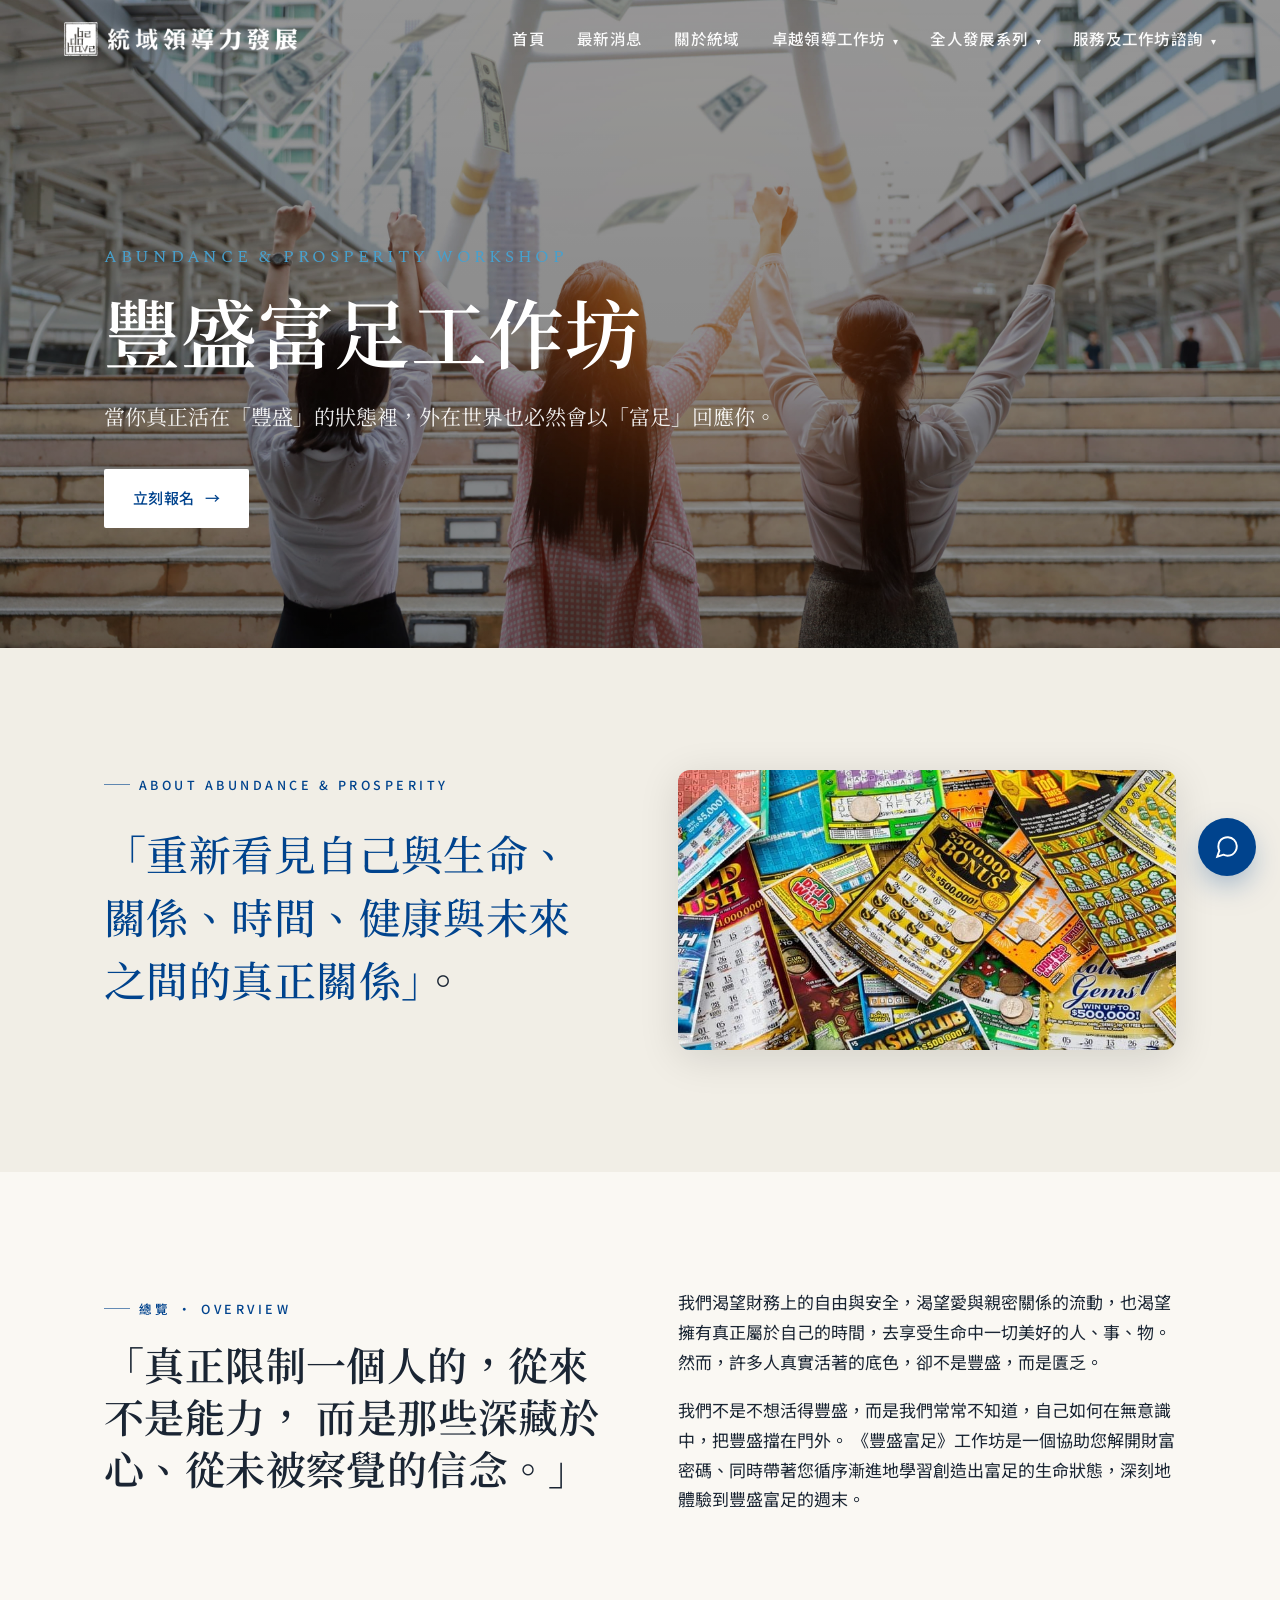
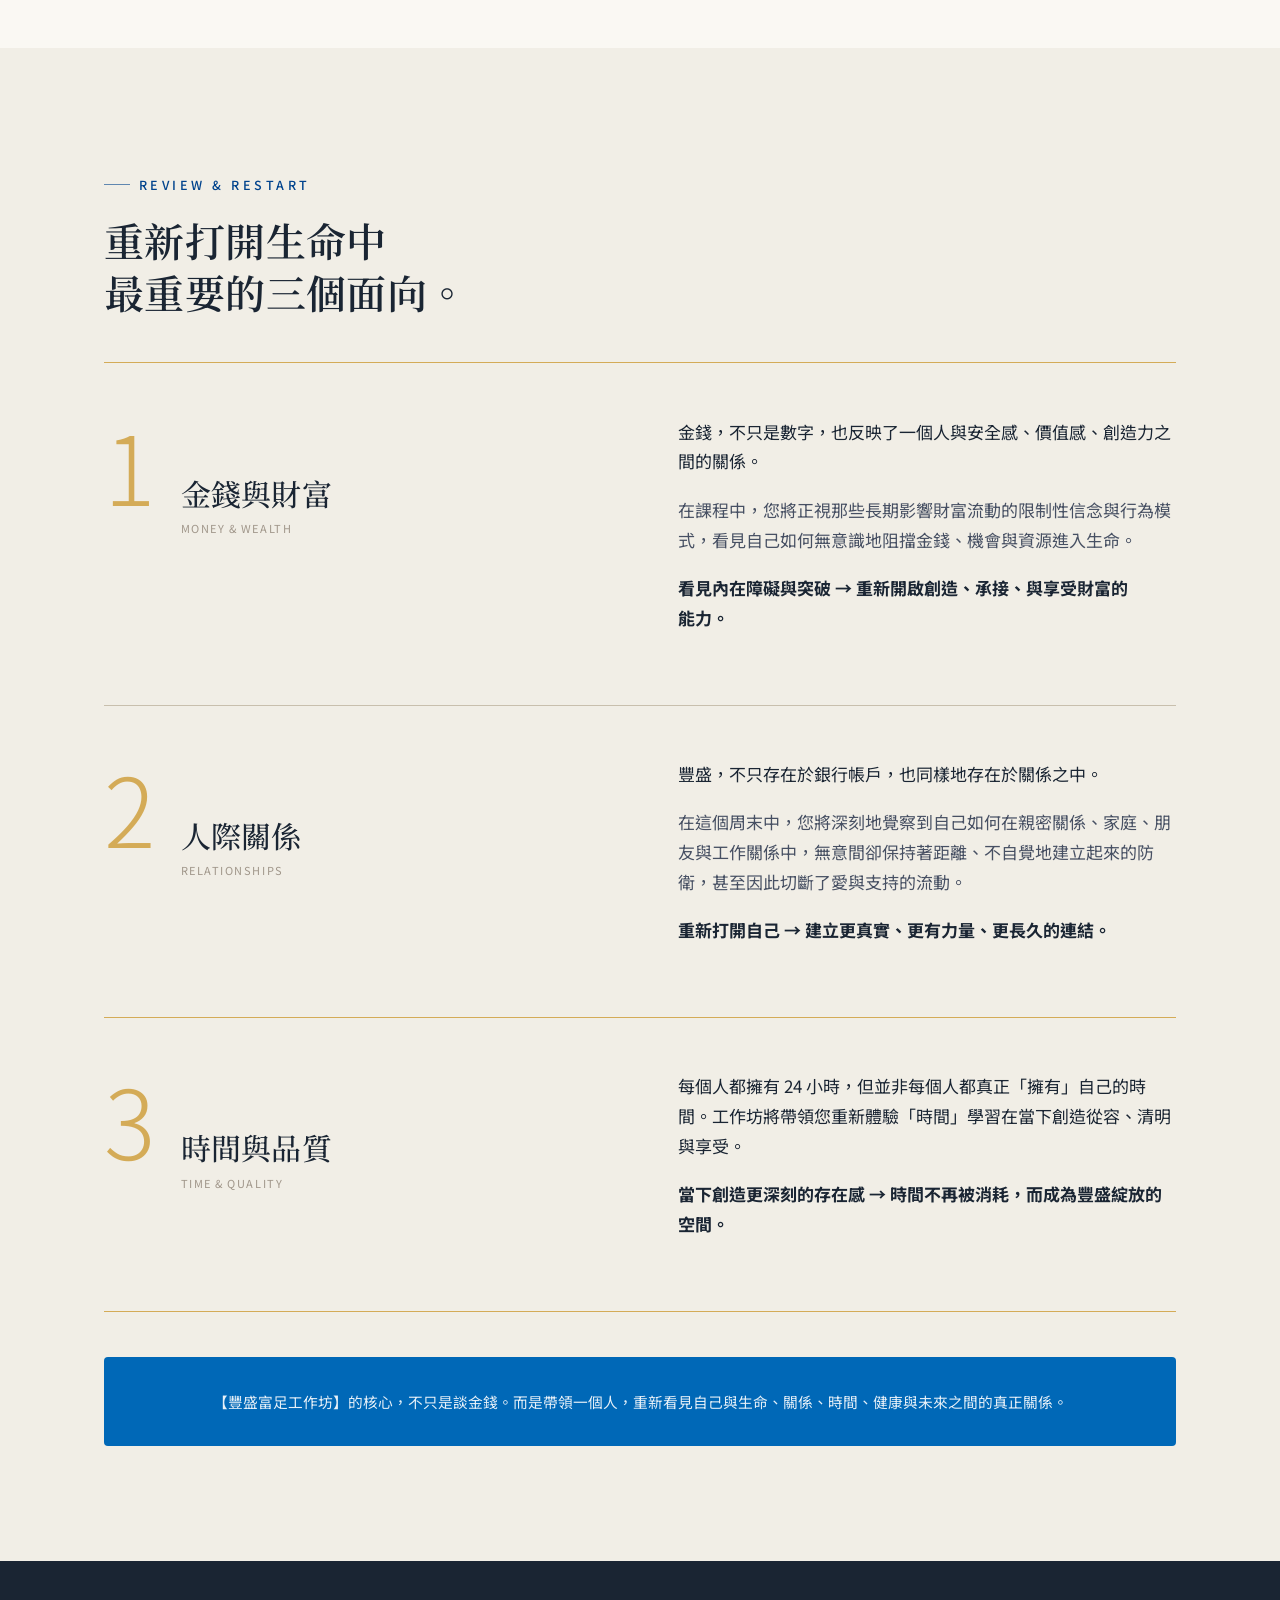
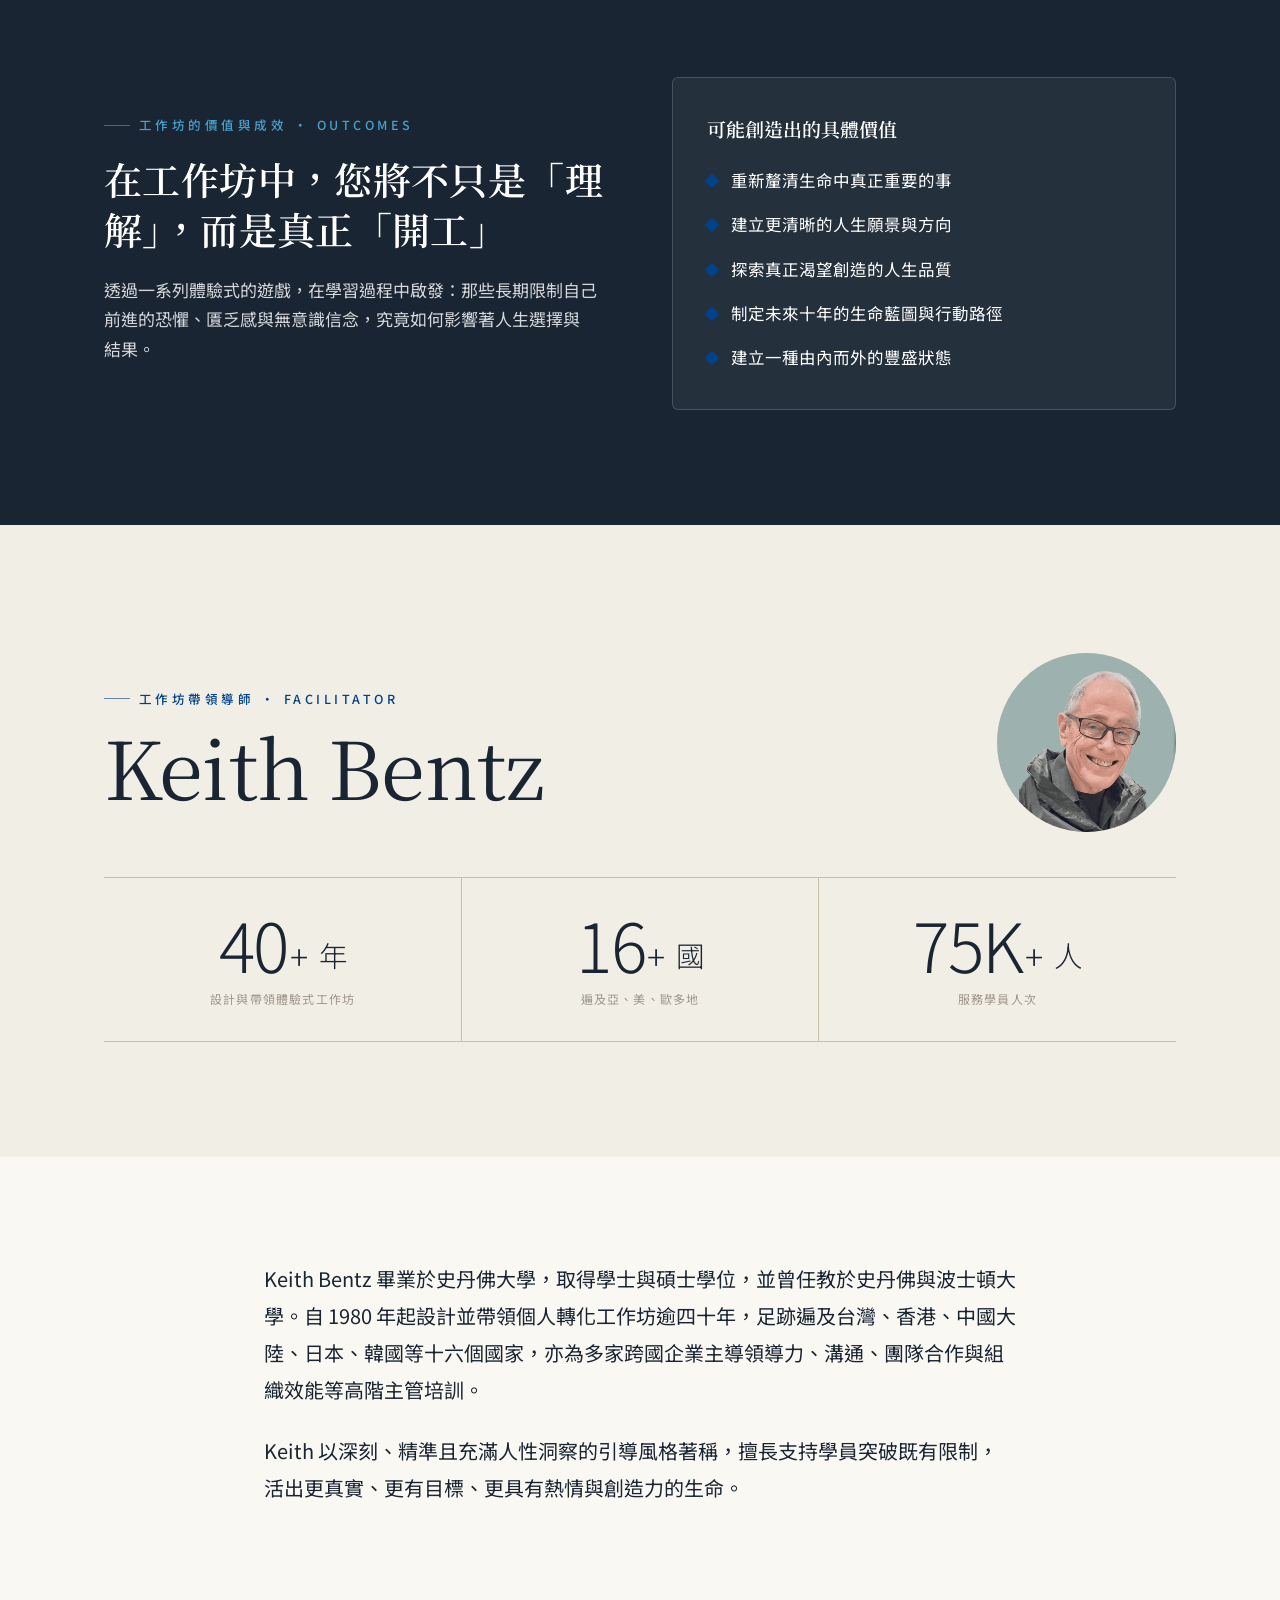
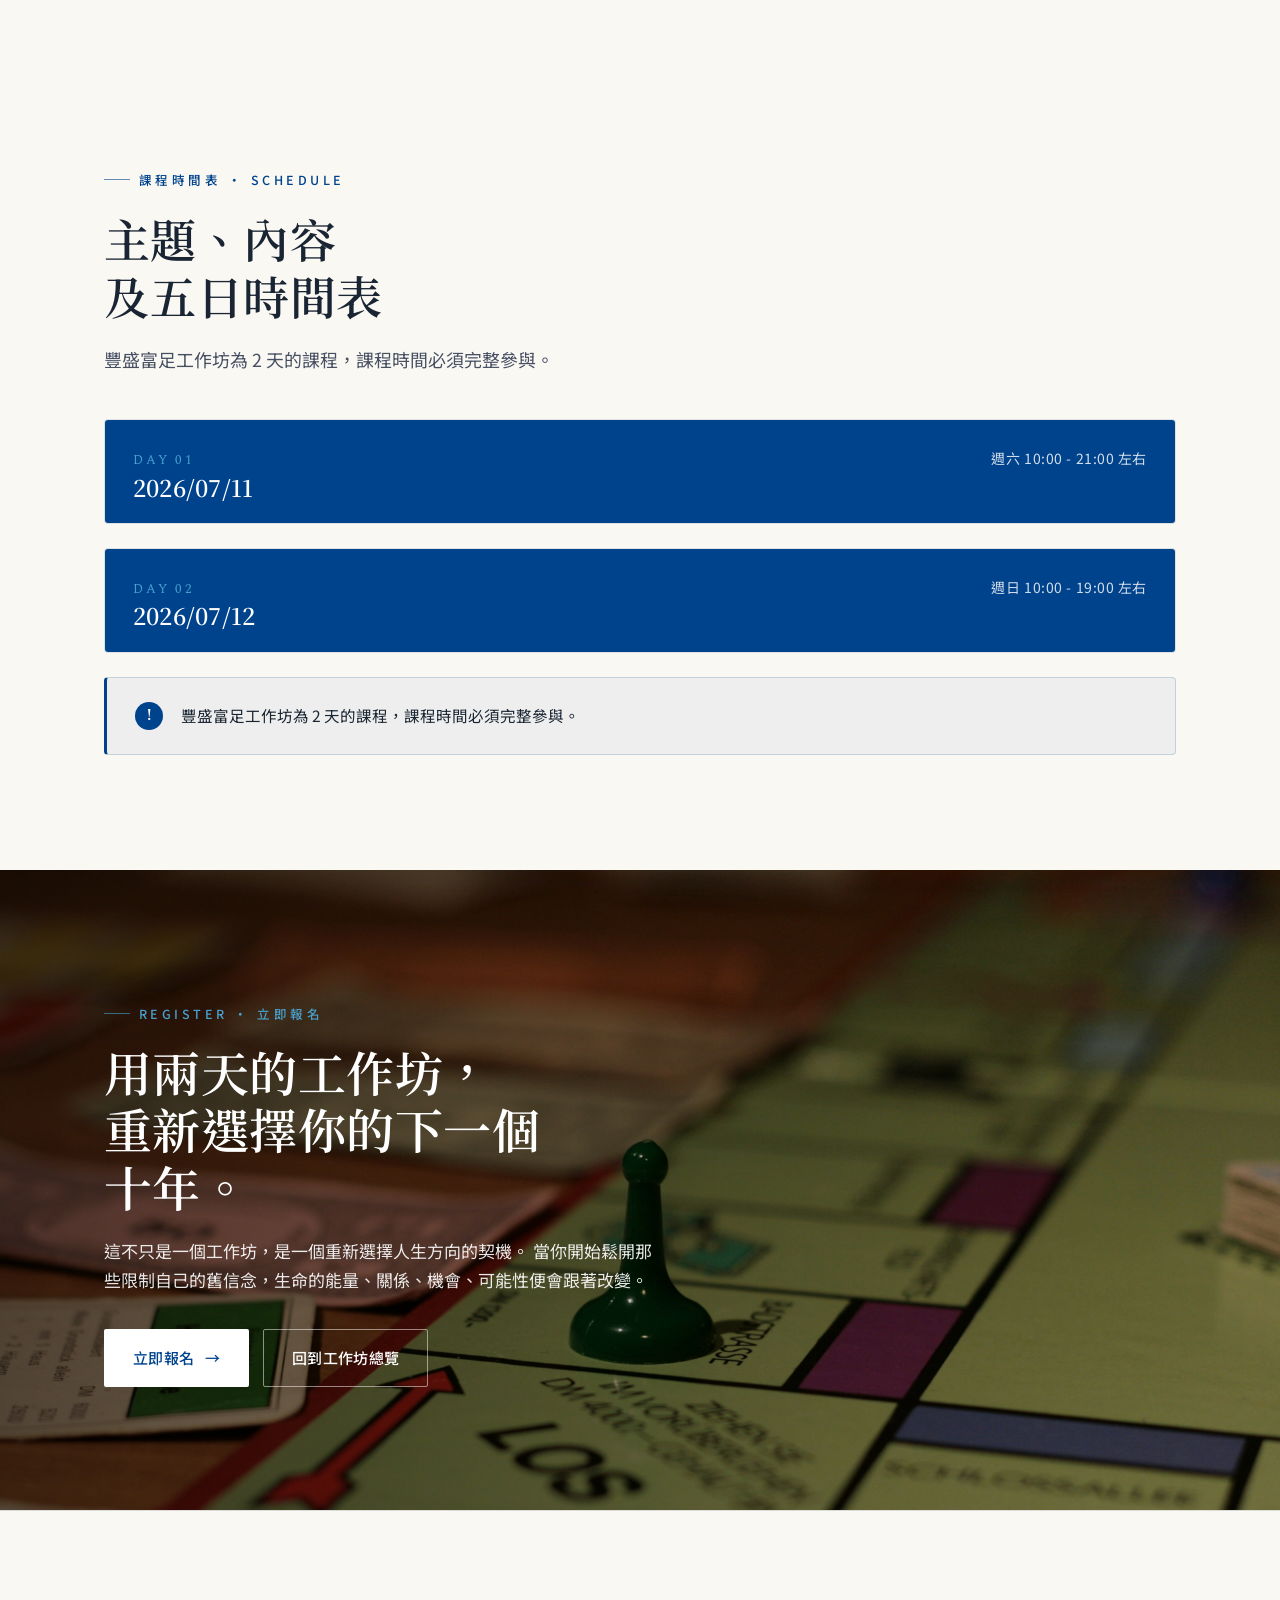
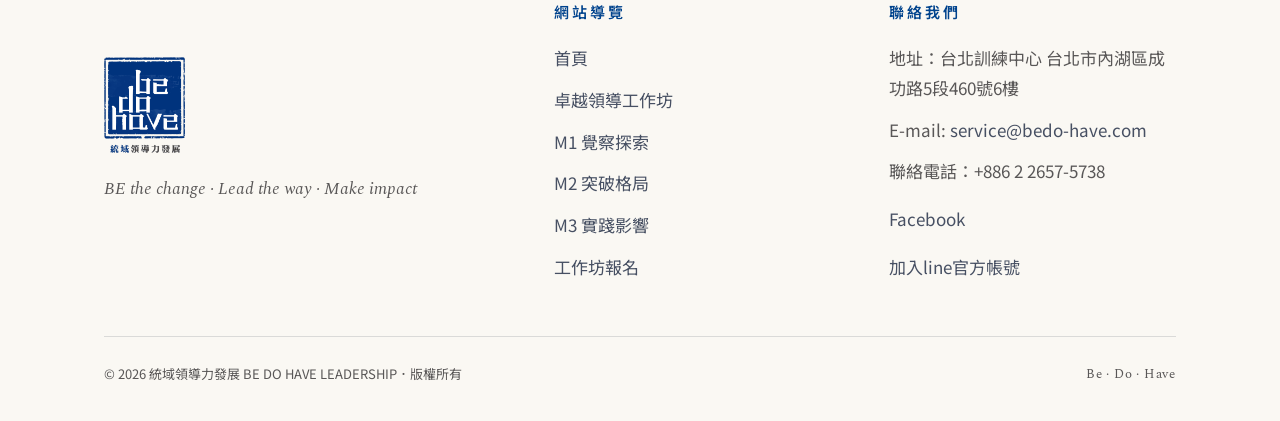
<file: abundance-prosperity.html>
<!DOCTYPE html>
<html lang="zh-Hant">
<head>
<meta charset="UTF-8">
<meta name="viewport" content="width=device-width, initial-scale=1">
<link rel="icon" type="image/png" href="assets/img/favicon.png">
<title>豐盛富足工作坊 Abundance & Prosperity Workshop · 統域領導力發展</title>
<meta name="description" content="豐盛富足工作坊｜Abundance & Prosperity Workshop。以「覺察」與「探索」為核心，協助學員建立穩固清晰的自我覺知能力，為後續突破與實踐奠定基礎。">
<link rel="canonical" href="https://bedo-have.com/abundance-prosperity.html">
<meta property="og:type" content="website">
<meta property="og:site_name" content="統域領導力發展 BE DO HAVE LEADERSHIP">
<meta property="og:locale" content="zh_TW">
<meta property="og:url" content="https://bedo-have.com/abundance-prosperity.html">
<meta property="og:title" content="豐盛富足工作坊 Abundance & Prosperity Workshop · 統域領導力發展">
<meta property="og:description" content="豐盛富足工作坊｜Abundance & Prosperity Workshop。以「覺察」與「探索」為核心，協助學員建立穩固清晰的自我覺知能力，為後續突破與實踐奠定基礎。">
<meta property="og:image" content="https://bedo-have.com/assets/img/abundance-prosperity.jpg">
<meta name="twitter:card" content="summary_large_image">
<meta name="twitter:title" content="豐盛富足工作坊 Abundance & Prosperity Workshop · 統域領導力發展">
<meta name="twitter:description" content="豐盛富足工作坊｜Abundance & Prosperity Workshop。以「覺察」與「探索」為核心，協助學員建立穩固清晰的自我覺知能力，為後續突破與實踐奠定基礎。">
<meta name="twitter:image" content="https://bedo-have.com/assets/img/abundance-prosperity.jpg">
<link rel="stylesheet" href="assets/site.css?v=20260629b">
<link rel="stylesheet" href="assets/inline.css?v=20260629b">
<link rel="stylesheet" href="assets/chatbot.css">
</head>
<body data-hero data-screen-label="豐盛富足">

<!-- ============ HEADER ============ -->
 
<header class="site-header">
  <div class="bar">
    <a class="brand" href="index.html" aria-label="統域領導力發展首頁">
      <img class="logo-dark" src="assets/img/logo-horizontal.png" alt="統域領導力發展 BE DO HAVE LEADERSHIP">
      <img class="logo-white" src="assets/img/white_horizontal.png" alt="統域領導力發展">
    </a>
  
    <nav class="nav">
      <a class="navlink" href="index.html">首頁</a>
      <a class="navlink" href="index.html#latestnews">最新消息</a>
      <a class="navlink" href="index.html#about">關於統域</a>
      <div class="nav-dropdown">
        <a class="navlink has-dropdown" href="workshop.html">卓越領導工作坊 <span class="dropdown-arrow">▾</span></a>
        <div class="dropdown-menu">
          <a class="dropdown-item" href="workshop.html">完整工作坊介紹</a>
          <a class="dropdown-item" href="m1.html">M1 覺察探索</a>
          <a class="dropdown-item" href="m2.html">M2 突破格局</a>
          <a class="dropdown-item" href="m3.html">M3 實踐影響</a>
          <a class="dropdown-item" href="register.html">工作坊報名</a>
        </div>
      </div>
      <div class="nav-dropdown">
        <a class="navlink has-dropdown" href="">全人發展系列 <span class="dropdown-arrow">▾</span></a>
        <div class="dropdown-menu">
          <a class="dropdown-item" href="abundance-prosperity.html">豐盛富足工作坊</a>
          <a class="dropdown-item" href="https://bedo-have.my.salesforce-sites.com/ClassSchedule/apex/SignUp_Landing_Page?Course_Id=a01TL00001irDoUYAU">工作坊報名</a>
        </div>
      </div>
      <div class="nav-dropdown">
        <a class="navlink has-dropdown" href="">服務及工作坊諮詢 <span class="dropdown-arrow">▾</span></a>
        <div class="dropdown-menu">
          <a class="dropdown-item" href="register.html">企業方案及工作坊諮詢</a>
          <a class="dropdown-item" href="venue-rental.html">場地租借</a>
        </div>
      </div>
    </nav>
    <button class="menu-toggle" aria-label="開啟選單"><span></span><span></span><span></span></button>
  </div>
</header>

<!-- ============ MOBILE NAV ============ -->

<div class="mobile-nav">
  <div class="m-top">
    <img src="assets/img/logo-horizontal.png" alt="統域領導力發展">
    <button class="m-close" data-close aria-label="關閉選單">&times;</button>
  </div>
  <nav class="m-links">
    <a href="index.html">首頁<span class="en">Home</span></a>
    <a href="index.html#about">關於統域<span class="en">About BDH</span></a>
    <a href="index.html#latestnews">最新消息<span class="en">Latest News</span></a>
    <div class="m-accordion">
      <button class="m-accordion-toggle" aria-expanded="false">
        <span class="m-accordion-label">卓越領導工作坊<span class="en">Beyond Excellence Leadership</span></span>
        <span class="m-arrow">▾</span>
      </button>
      <div class="m-accordion-body">
        <a href="workshop.html">完整工作坊介紹<span class="en">Full Workshop</span></a>
        <a href="m1.html">M1 覺察探索<span class="en">Module 1 · Awareness</span></a>
        <a href="m2.html">M2 突破格局<span class="en">Module 2 · Breakthrough</span></a>
        <a href="m3.html">M3 實踐影響<span class="en">Module 3 · Actualization</span></a>
        <a href="register.html">工作坊報名<span class="en">Register</span></a>
      </div>
    </div>
    <div class="m-accordion">
      <button class="m-accordion-toggle" aria-expanded="false">
        <span class="m-accordion-label">全人發展系列<span class="en">Holistic Growth Series</span></span>
        <span class="m-arrow">▾</span>
      </button>
      <div class="m-accordion-body">
        <a href="abundance-prosperity.html">豐盛富足工作坊<span class="en">Abundance & Prosperity</span></a>
      </div>
    </div>
    <div class="m-accordion">
      <button class="m-accordion-toggle" aria-expanded="false">
        <span class="m-accordion-label">服務及工作坊諮詢<span class="en">Consulting & Registration</span></span>
        <span class="m-arrow">▾</span>
      </button>
      <div class="m-accordion-body">
        <a href="register.html">企業方案及工作坊諮詢<span class="en">Register</span></a>
        <a href="venue-rental.html">場地租借<span class="en">Venue Rental</span></a>
      </div>
    </div>
  </nav>
  <div class="m-cta"><a class="btn btn-primary" href="register.html">服務及工作坊諮詢<span class="arr">→</span></a></div>
</div>


<!-- PAGE HERO -->
<section class="page-hero" data-screen-label="M1 Hero">
  <div class="hero-bg"><img src="assets/img/abundance-prosperity.jpg" alt="豐盛富足"></div>
  <div class="ph-inner">
    <span class="module-tag">Abundance & Prosperity Workshop</span>
    <h1>豐盛富足工作坊</h1>
    <p class="ph-lead">當你真正活在「豐盛」的狀態裡，外在世界也必然會以「富足」回應你。</p>
    <div class="hero-actions">
      <a class="btn btn-light" href="https://bedo-have.my.salesforce-sites.com/ClassSchedule/apex/SignUp_Landing_Page?Course_Id=a01TL00001irDoUYAU">立刻報名<span class="arr">→</span></a>
      <!--<a class="btn btn-outline-light" href="#schedule">課程時間表</a>-->
    </div>
  </div>
</section>

<!-- Quote / Introduction -->
<section class="section bg-paper-2" data-screen-label="適合對象">
  <div class="wrap">
    <div class="grid cols-2 is28">

      <!-- 左側：文字區塊 -->
      <div class="reveal">
        <span class="eyebrow">ABOUT ABUNDANCE & PROSPERITY</span>
        <p class="pullquote is29"><span class="accent">「重新看見自己與生命、關係、時間、健康與未來之間的真正關係」</span>。</p>
        <!--<p class="muted is6">豐盛富足工作坊，是一場有著深度的覺察，同時又具有轉化生命經驗的饗宴，從匱乏走向真正的豐盛富足。</p>-->
      </div>

      <!-- 右側：影片區塊（若無影片可替換為照片） -->
      <div class="reveal d1">

        <!-- ★ 有影片時：取消下方 video 的註解，並填入影片 src；同時將照片區塊整段刪除或加上 display:none -->
        <!--
        <div class="is30">
          <video
            src="assets/video/abundance-intro.mp4"
            poster="assets/img/abundance-video-cover.jpg"
            controls
            playsinline
            class="is31">
          </video>
        </div>
        -->

        <!-- ★ 無影片時：替換照片，將 src 改為實際圖片路徑 -->
        <div class="is32">
          <img
            src="assets/img/abundance-prosperity_insert.jpg"
            alt="豐盛富足工作坊"
            class="is33">
        </div>

      </div>
    </div>
  </div>
</section>


<!-- OVERVIEW -->
<section class="section" data-screen-label="總覽">
  <div class="wrap">
    <div class="grid cols-2 is34">
      <div class="reveal">
        <span class="eyebrow">總覽 · Overview</span>
        <h2 class="is35">「真正限制一個人的，從來不是能力， 而是那些深藏於心、從未被察覺的信念。」</h2>
      </div>
      <div class="reveal d1">
        <p>我們渴望財務上的自由與安全，渴望愛與親密關係的流動，也渴望擁有真正屬於自己的時間，去享受生命中一切美好的人、事、物。然而，許多人真實活著的底色，卻不是豐盛，而是匱乏。</p>
        <!-- <p class="muted">金錢 似乎總是不夠；即使收入增加，內心仍擔心失去；<br> 
          <br>
          愛情與關係 令人渴望，卻也令人受傷、防衛、退縮；
          <br>
          <br>
          時間 明明每天都有二十四小時，卻總像被責任、工作與壓力一點一滴吞沒。</p>
        -->
        <p>我們不是不想活得豐盛，而是我們常常不知道，自己如何在無意識中，把豐盛擋在門外。
          《豐盛富足》工作坊是一個協助您解開財富密碼、同時帶著您循序漸進地學習創造出富足的生命狀態，深刻地體驗到豐盛富足的週末。</p>
        </p>
      </div>
    </div>
  </div>
</section>


<!-- THREE ASPECTS -->
<section class="section bg-paper-2" data-screen-label="三個面向">
  <div class="wrap">

    <!-- Header -->
    <div class="reveal is36">
      <span class="eyebrow">Review & Restart</span>
      <h2 class="is35">重新打開生命中<br>最重要的三個面向。</h2>
    </div>

    <hr class="is37">

    <!-- 1. 金錢與財富 -->
    <div class="grid cols-2 reveal is38">
      <div class="is39">
        <span class="is40">1</span>
        <div>
          <h3 class="is41">金錢與財富</h3>
          <span class="is42">MONEY &amp; WEALTH</span>
        </div>
      </div>
      <div>
        <p>金錢，不只是數字，也反映了一個人與安全感、價值感、創造力之間的關係。</p>
        <p class="muted">在課程中，您將正視那些長期影響財富流動的限制性信念與行為模式，看見自己如何無意識地阻擋金錢、機會與資源進入生命。</p>
        <p class="is43"><strong>看見內在障礙與突破 → 重新開啟創造、承接、與享受財富的能力。</strong></p>
      </div>
    </div>

    <hr class="is44">

    <!-- 2. 人際關係 -->
    <div class="grid cols-2 reveal d1 is38">
      <div class="is39">
        <span class="is40">2</span>
        <div>
          <h3 class="is41">人際關係</h3>
          <span class="is42">RELATIONSHIPS</span>
        </div>
      </div>
      <div>
        <p>豐盛，不只存在於銀行帳戶，也同樣地存在於關係之中。</p>
        <p class="muted">在這個周末中，您將深刻地覺察到自己如何在親密關係、家庭、朋友與工作關係中，無意間卻保持著距離、不自覺地建立起來的防衛，甚至因此切斷了愛與支持的流動。</p>
        <p class="is43"><strong>重新打開自己 → 建立更真實、更有力量、更長久的連結。</strong></p>
      </div>
    </div>

    <hr class="is37">

    <!-- 3. 時間與品質 -->
    <div class="grid cols-2 reveal d2 is38">
      <div class="is39">
        <span class="is40">3</span>
        <div>
          <h3 class="is41">時間與品質</h3>
          <span class="is42">TIME &amp; QUALITY</span>
        </div>
      </div>
      <div>
        <p>每個人都擁有 24 小時，但並非每個人都真正「擁有」自己的時間。工作坊將帶領您重新體驗「時間」學習在當下創造從容、清明與享受。</p>
        <p class="is43"><strong>當下創造更深刻的存在感 → 時間不再被消耗，而成為豐盛綻放的空間。</strong></p>
      </div>
    </div>

    <hr class="is37">

    <!-- Bottom banner -->
    <div class="reveal is45">
      <p class="is46">【豐盛富足工作坊】的核心，不只是談金錢。而是帶領一個人，重新看見自己與生命、關係、時間、健康與未來之間的真正關係。</p>
    </div>

  </div>
</section>


<!-- VALUE -->
<section class="section bg-ink" data-screen-label="價值與成效">
  <div class="wrap">
    <div class="grid cols-2 is47">
      <div class="reveal">
        <span class="eyebrow light">工作坊的價值與成效 · Outcomes</span>
        <h2 class="is48">在工作坊中，您將不只是「理解」，而是真正「開工」</h2>
        <p class="is49">透過一系列體驗式的遊戲，在學習過程中啟發：那些長期限制自己前進的恐懼、匱乏感與無意識信念，究竟如何影響著人生選擇與結果。</p>
      </div>
      <div class="reveal d1 value-panel">
        <span class="vp-title">可能創造出的具體價值</span>
        <ul class="tick-list solid is50">
          <li class="is51">重新釐清生命中真正重要的事</li>
          <li class="is51">建立更清晰的人生願景與方向</li>
          <li class="is51">探索真正渴望創造的人生品質</li>
          <li class="is51">制定未來十年的生命藍圖與行動路徑</li>
          <li class="is51">建立一種由內而外的豐盛狀態</li>
        </ul>
      </div>
    </div>
  </div>
</section>

<!--
 METHOD SPLIT 
<section class="section" data-screen-label="教學配比">
  <div class="wrap">
    <div class="sec-head reveal is52">
      <span class="eyebrow">統整多元教學法 · Methodology</span>
      <h2>四種學習模式的<br>時間配比</h2>
      <p class="sec-lead">教學方法整合了五種國際上最受推崇的成人教育訓練模式。多元且豐富的帶領方式，有效引發學員的主動性與參與程度，大幅提升探索的層次。</p>
    </div>
    <div class="grid cols-2 reveal d1 is53">
      <div>
        <div class="split-bar">
          <span class="is54"></span>
          <span class="is55"></span>
          <span class="is56"></span>
          <span class="is57"></span>
        </div>
        <div class="split-legend">
          <div class="sl-row"><span class="dot is58"></span><span class="sl-name">體驗式及轉化式學習</span><span class="sl-pct">40%</span></div>
          <div class="sl-row"><span class="dot is59"></span><span class="sl-name">概念講授</span><span class="sl-pct">20%</span></div>
          <div class="sl-row"><span class="dot is60"></span><span class="sl-name">一對一教練指導</span><span class="sl-pct">20%</span></div>
          <div class="sl-row"><span class="dot is61"></span><span class="sl-name">成長小組</span><span class="sl-pct">20%</span></div>
        </div>
      </div>
      <div>
        <p class="muted is62">體驗式與轉化式學習透過沉浸式練習，同時調動身體、思維與情感；概念講授建立領導力理論基礎；一對一教練提供個別化洞察與回饋；成長小組則透過同儕反思，將學習應用於真實生活。工作坊以發揮多元學習方法的綜效，協助學員逐步積累學習的深度與廣度。</p>
      </div>
    </div>
  </div>
</section>
-->

<!-- INSTRUCTOR -->
<!-- ↕ 與上方區塊的間距：調整 padding-top（目前 80px→120px，範圍建議 80px–160px） -->
<section class="section bg-paper-2 is63" data-screen-label="帶領導師">
  <div class="wrap">

    <!-- 導師名牌：左側文字 + 右側圓形照片 -->
    <div class="is64">
      <div class="reveal">
        <span class="eyebrow">工作坊帶領導師 · Facilitator</span>
        <h2 class="is65">Keith Bentz</h2>
      </div>
      <!-- ★ 圓形照片：將 src 替換為實際照片路徑（如 assets/img/keith-bentz.jpg） -->
      <div class="reveal d1 is66">
        <img src="assets/img/keith.png" alt="Keith Bentz 導師照片"
          class="is33">
      </div>
    </div>

    <!-- 數據列 -->
    <div class="reveal is67">
      <div class="is68">
        <div class="is69">40<span class="is70">+</span>&thinsp;<span class="is71">年</span></div>
        <div class="is72">設計與帶領體驗式工作坊</div>
      </div>
      <div class="is73">
        <div class="is69">16<span class="is70">+</span>&thinsp;<span class="is71">國</span></div>
        <div class="is72">遍及亞、美、歐多地</div>
      </div>
      <div class="is68">
        <div class="is69">75K<span class="is70">+</span>&thinsp;<span class="is71">人</span></div>
        <div class="is72">服務學員人次</div>
      </div>
    </div>

  </div>
</section>

<!-- INSTRUCTOR BIO -->
<!-- ↕ 與上方導師卡片的間距：調整 padding-top（目前 80px→120px，範圍建議 60px–140px） -->
<section class="section is74" data-screen-label="導師介紹">
  <div class="narrow">
    <div class="reveal">
      <p class="is75">Keith Bentz 畢業於史丹佛大學，取得學士與碩士學位，並曾任教於史丹佛與波士頓大學。自 1980 年起設計並帶領個人轉化工作坊逾四十年，足跡遍及台灣、香港、中國大陸、日本、韓國等十六個國家，亦為多家跨國企業主導領導力、溝通、團隊合作與組織效能等高階主管培訓。</p>
      <p class="is76">Keith 以深刻、精準且充滿人性洞察的引導風格著稱，擅長支持學員突破既有限制，活出更真實、更有目標、更具有熱情與創造力的生命。</p>
    </div>
  </div>
</section>

<!-- SCHEDULE -->
<section class="section" id="schedule" data-screen-label="課程時間表">
  <div class="wrap">
    <div class="sec-head reveal is52">
      <span class="eyebrow">課程時間表 · Schedule</span>
      <h2>主題、內容<br>及五日時間表</h2>
      <p class="sec-lead">豐盛富足工作坊為 2 天的課程，課程時間必須完整參與。</p>
    </div>

    <div class="is77">
      <!-- Day 1 -->
      <div class="day-block reveal d1">
        <div class="day-head"><div><span class="d-num">Day 01</span><h3>2026/07/11</h3></div><span class="d-when">週六 10:00 - 21:00 左右</span></div>
        <!--
        <table class="sched"><tbody>
          <tr><td class="s-time">18:00–18:30</td><td class="s-topic">報到</td><td class="s-detail">學員簽到與課程準備</td></tr>
          <tr><td class="s-time">18:30–21:00</td><td class="s-topic">課程範疇設立</td><td class="s-detail">釐清參與目的／三模組導航／教學法介紹／M1 關鍵態度／創造價值方法／基本守則建立</td></tr>
          <tr><td class="s-time">21:00–23:00</td><td class="s-topic">關鍵區分：誠實 vs. 信任</td><td class="s-detail">主題定向／體驗式活動／洞見分享／自動化模式介紹</td></tr>
          <tr><td class="s-time">23:00–23:30</td><td class="s-topic">成長小組會議</td><td class="s-detail">分組建立支持系統／分享背景與參與目的</td></tr>
          <tr class="rest"><td class="s-time">23:30</td><td class="s-topic" colspan="2">課程結束</td></tr>
        </tbody></table>
        -->
      </div>
      <!-- Day 2 -->
      <div class="day-block reveal d1">
        <div class="day-head"><div><span class="d-num">Day 02</span><h3>2026/07/12</h3></div><span class="d-when">週日 10:00 - 19:00 左右</span></div>
        <!--
        <table class="sched"><tbody>
          <tr><td class="s-time">08:30–09:00</td><td class="s-topic">簽到</td><td class="s-detail"></td></tr>
          <tr><td class="s-time">09:00–10:00</td><td class="s-topic">分享時間</td><td class="s-detail">大組分享／講師回饋與指導</td></tr>
          <tr><td class="s-time">10:00–12:00</td><td class="s-topic">觀點 vs. 結果</td><td class="s-detail">信念與價值觀區分／投射與結果關聯</td></tr>
          <tr class="rest"><td class="s-time">12:00–13:30</td><td class="s-topic" colspan="2">午餐 · 成長小組聚會</td></tr>
          <tr><td class="s-time">13:30–14:30</td><td class="s-topic">必須 vs. 選擇</td><td class="s-detail">思想挑戰與辯證</td></tr>
          <tr class="rest"><td class="s-time">14:30–15:00</td><td class="s-topic" colspan="2">休息</td></tr>
          <tr><td class="s-time">15:00–18:00</td><td class="s-topic">受害者 vs. 負責任</td><td class="s-detail">案例分享／體驗式練習／區分重點</td></tr>
          <tr class="rest"><td class="s-time">18:00–19:30</td><td class="s-topic" colspan="2">晚餐 · 成長小組聚會</td></tr>
          <tr><td class="s-time">19:30–21:00</td><td class="s-topic">企圖心 vs. 結果</td><td class="s-detail">創造結果的方法</td></tr>
          <tr><td class="s-time">21:30–23:00</td><td class="s-topic">贏的方法</td><td class="s-detail">行得通的策略</td></tr>
          <tr class="rest"><td class="s-time">23:00</td><td class="s-topic" colspan="2">課程結束</td></tr>
        </tbody></table>
         -->
      </div>
      <!-- Day 3
      <div class="day-block reveal d1">
        <div class="day-head"><div><span class="d-num">Day 03</span><h3>承諾、渴望與自覺的選擇</h3></div><span class="d-when">週六全天</span></div>
        <table class="sched"><tbody>
          <tr><td class="s-time">08:30–09:00</td><td class="s-topic">簽到</td><td class="s-detail"></td></tr>
          <tr><td class="s-time">09:00–12:00</td><td class="s-topic">洞見提煉</td><td class="s-detail">分享學習／講師指導</td></tr>
          <tr><td class="s-time">12:00–12:30</td><td class="s-topic">成長小組分享</td><td class="s-detail">覺察與體驗交流</td></tr>
          <tr class="rest"><td class="s-time">12:30–14:00</td><td class="s-topic" colspan="2">午餐</td></tr>
          <tr><td class="s-time">14:00–15:30</td><td class="s-topic">承諾 vs. 結果</td><td class="s-detail">面對結果／打破舊模式</td></tr>
          <tr class="rest"><td class="s-time">15:30–16:00</td><td class="s-topic" colspan="2">休息</td></tr>
          <tr><td class="s-time">16:00–17:30</td><td class="s-topic">渴望 vs. 100%</td><td class="s-detail">自我實現與限制突破</td></tr>
          <tr><td class="s-time">18:00–19:30</td><td class="s-topic">誠實 vs. 回應</td><td class="s-detail">投射與陰影探索</td></tr>
          <tr class="rest"><td class="s-time">19:30–21:00</td><td class="s-topic" colspan="2">晚餐 · 成長小組聚會</td></tr>
          <tr><td class="s-time">21:00–23:00</td><td class="s-topic">自覺的選擇</td><td class="s-detail">停–看–選擇／爐邊談話</td></tr>
          <tr class="rest"><td class="s-time">23:00</td><td class="s-topic" colspan="2">課程結束</td></tr>
        </tbody></table>
      </div>
      Day 4 
      <div class="day-block reveal d1">
        <div class="day-head"><div><span class="d-num">Day 04</span><h3>整合 · BE–DO–HAVE · 結業</h3></div><span class="d-when">週日全天</span></div>
        <table class="sched"><tbody>
          <tr><td class="s-time">08:30–09:00</td><td class="s-topic">簽到</td><td class="s-detail"></td></tr>
          <tr><td class="s-time">09:00–11:00</td><td class="s-topic">分享與整合</td><td class="s-detail">覺察與下一步</td></tr>
          <tr><td class="s-time">11:30–12:30</td><td class="s-topic">BE–DO–HAVE</td><td class="s-detail">人生理念辯證</td></tr>
          <tr class="rest"><td class="s-time">12:30–14:00</td><td class="s-topic" colspan="2">午餐 · 成長小組聚會</td></tr>
          <tr><td class="s-time">14:00–15:00</td><td class="s-topic">Module 2 介紹</td><td class="s-detail">範疇與工具箱</td></tr>
          <tr><td class="s-time">16:00–17:00</td><td class="s-topic">人際關係工作坊</td><td class="s-detail">體驗式練習</td></tr>
          <tr><td class="s-time">17:00–17:30</td><td class="s-topic">24 小時行動目標</td><td class="s-detail">設定行動承諾</td></tr>
          <tr><td class="s-time">17:30–18:00</td><td class="s-topic">結業式</td><td class="s-detail"></td></tr>
          <tr class="rest"><td class="s-time">18:00</td><td class="s-topic" colspan="2">課程結束</td></tr>
        </tbody></table>
      </div>
       Day 5 
      <div class="day-block reveal d1">
        <div class="day-head"><div><span class="d-num">Day 05</span><h3>回顧 · 展望未來</h3></div><span class="d-when">週一晚間</span></div>
        <table class="sched"><tbody>
          <tr><td class="s-time">19:00–19:30</td><td class="s-topic">簽到</td><td class="s-detail"></td></tr>
          <tr><td class="s-time">19:30–20:00</td><td class="s-topic">分享時間</td><td class="s-detail">課程後實踐回饋</td></tr>
          <tr><td class="s-time">20:00–21:00</td><td class="s-topic">課程回顧</td><td class="s-detail">創造價值方法／關鍵區分</td></tr>
          <tr><td class="s-time">21:15–22:00</td><td class="s-topic">展望未來</td><td class="s-detail">宣告 vs. 目標／年度目標設定</td></tr>
          <tr><td class="s-time">22:00–22:30</td><td class="s-topic">進階學習 M2</td><td class="s-detail">價值分析與下一步選擇</td></tr>
          <tr class="rest"><td class="s-time">22:30</td><td class="s-topic" colspan="2">課程結束</td></tr>
        </tbody></table>
      </div>
    </div>
    -->

    <div class="reveal d1 note-box is78">
      <span class="note-mark">!</span>
      <p>豐盛富足工作坊為 2 天的課程，課程時間必須完整參與。</p>
    </div>
  </div>
</section>

<!-- CTA -->
<section class="figure-full" data-screen-label="結尾行動">
  <img src="assets/img/abundance-prosperity_monopoly.jpg" 
  alt="大富翁" 
  class="is79">
  
  <div class="is22">
    <div class="wrap is23">
      <div class="reveal is24">
        <span class="eyebrow light">REGISTER · 立即報名</span>
        <h2 class="is80">用兩天的工作坊，<br>重新選擇你的下一個<br>十年。</h2>
        <p class="is26">這不只是一個工作坊，是一個重新選擇人生方向的契機。 當你開始鬆開那些限制自己的舊信念，生命的能量、關係、機會、可能性便會跟著改變。</p>
        <div class="hero-actions">
          <a class="btn btn-light" href="https://bedo-have.my.salesforce-sites.com/ClassSchedule/apex/SignUp_Landing_Page?Course_Id=a01TL00001irDoUYAU">立即報名 <span class="arr">→</span></a>
          <a class="btn btn-outline-light" href="abundance-prosperity.html">回到工作坊總覽</a>
        </div>
      </div>
    </div>
  </div>
</section>

<!-- ============ FOOTER ============ -->
<footer class="site-footer" data-screen-label="頁尾">
  <div class="wrap">
    <div class="footer-top">
      <div class="footer-brand">
        <a href="index.html" aria-label="統域領導力發展首頁">
          <img src="assets/img/logo-vertical.png" alt="統域領導力發展">
        </a>
        <p class="manifesto-line">BE the change · Lead the way · Make impact</p>
      </div>
      <div class="footer-col">
        <h5>網站導覽</h5>
        <ul>
          <li><a href="index.html">首頁</a></li>
          <li><a href="workshop.html">卓越領導工作坊</a></li>
          <li><a href="m1.html">M1 覺察探索</a></li>
          <li><a href="m2.html">M2 突破格局</a></li>
          <li><a href="m3.html">M3 實踐影響</a></li>
          <li><a href="register.html">工作坊報名</a></li>
        </ul>
      </div>
      <div class="footer-col">
        <h5>聯絡我們</h5>
        <ul>
          <li>地址：台北訓練中心 台北市內湖區成功路5段460號6樓 <!--<span class="placeholder-tag"></span></li>-->
          <li>E-mail: <a href="mailto:service@bedo-have.com">service@bedo-have.com</a> <!--<span class="placeholder-tag"></span></li>-->
          <li>聯絡電話：+886 2 2657-5738 <!--<span class="placeholder-tag"></span></li>-->
          <li class="is27"><a href="https://www.facebook.com/bedohaveleadership">Facebook</a> </li>
          <li class="is27"><a href="https://lin.ee/pza7yn4">加入line官方帳號</a> </li>
          <!--<span class="placeholder-tag">待補</span>-->
        </ul>
      </div>
    </div>
    <div class="footer-bottom">
      <span>© 2026 統域領導力發展 BE DO HAVE LEADERSHIP．版權所有</span>
      <span class="tagline">Be · Do · Have</span>
    </div>
  </div>
</footer>


<script src="assets/site.js"></script>
<script src="assets/chatbot.js"></script>
</body>
</html>
</file>
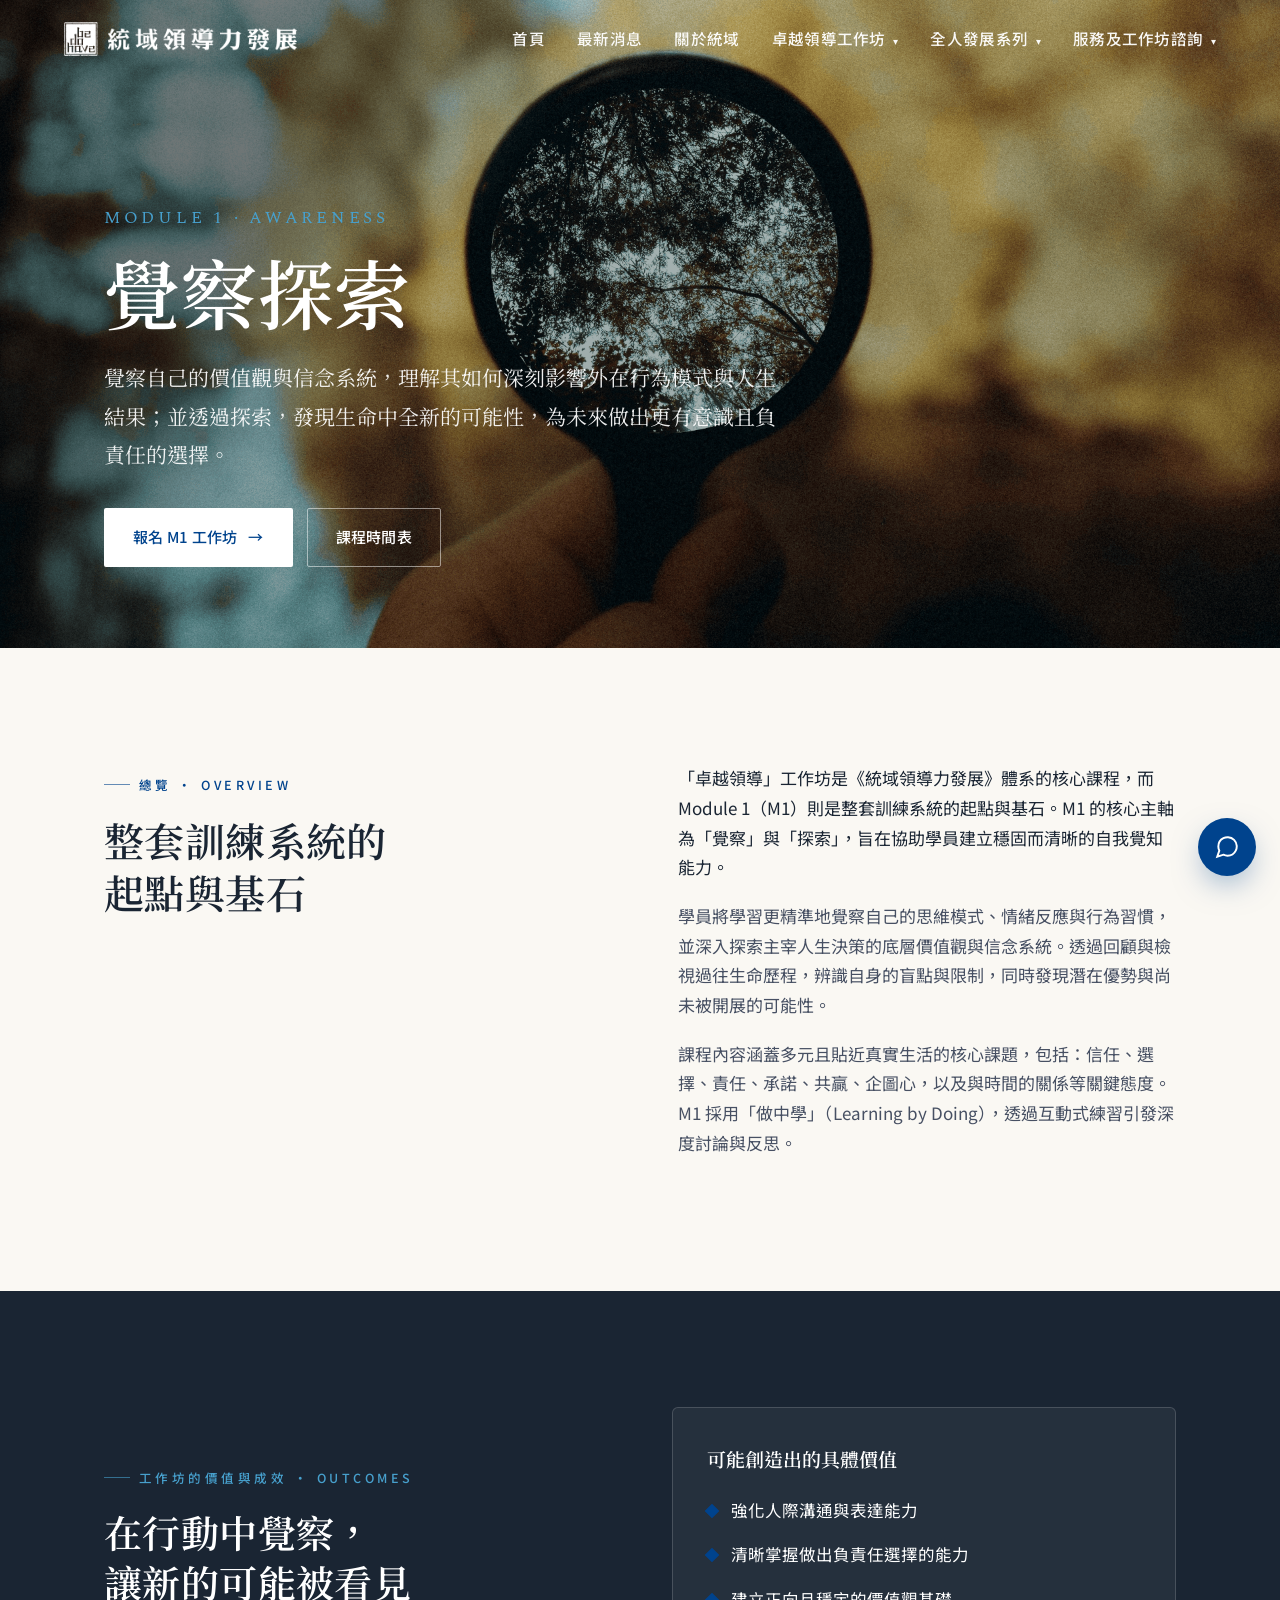
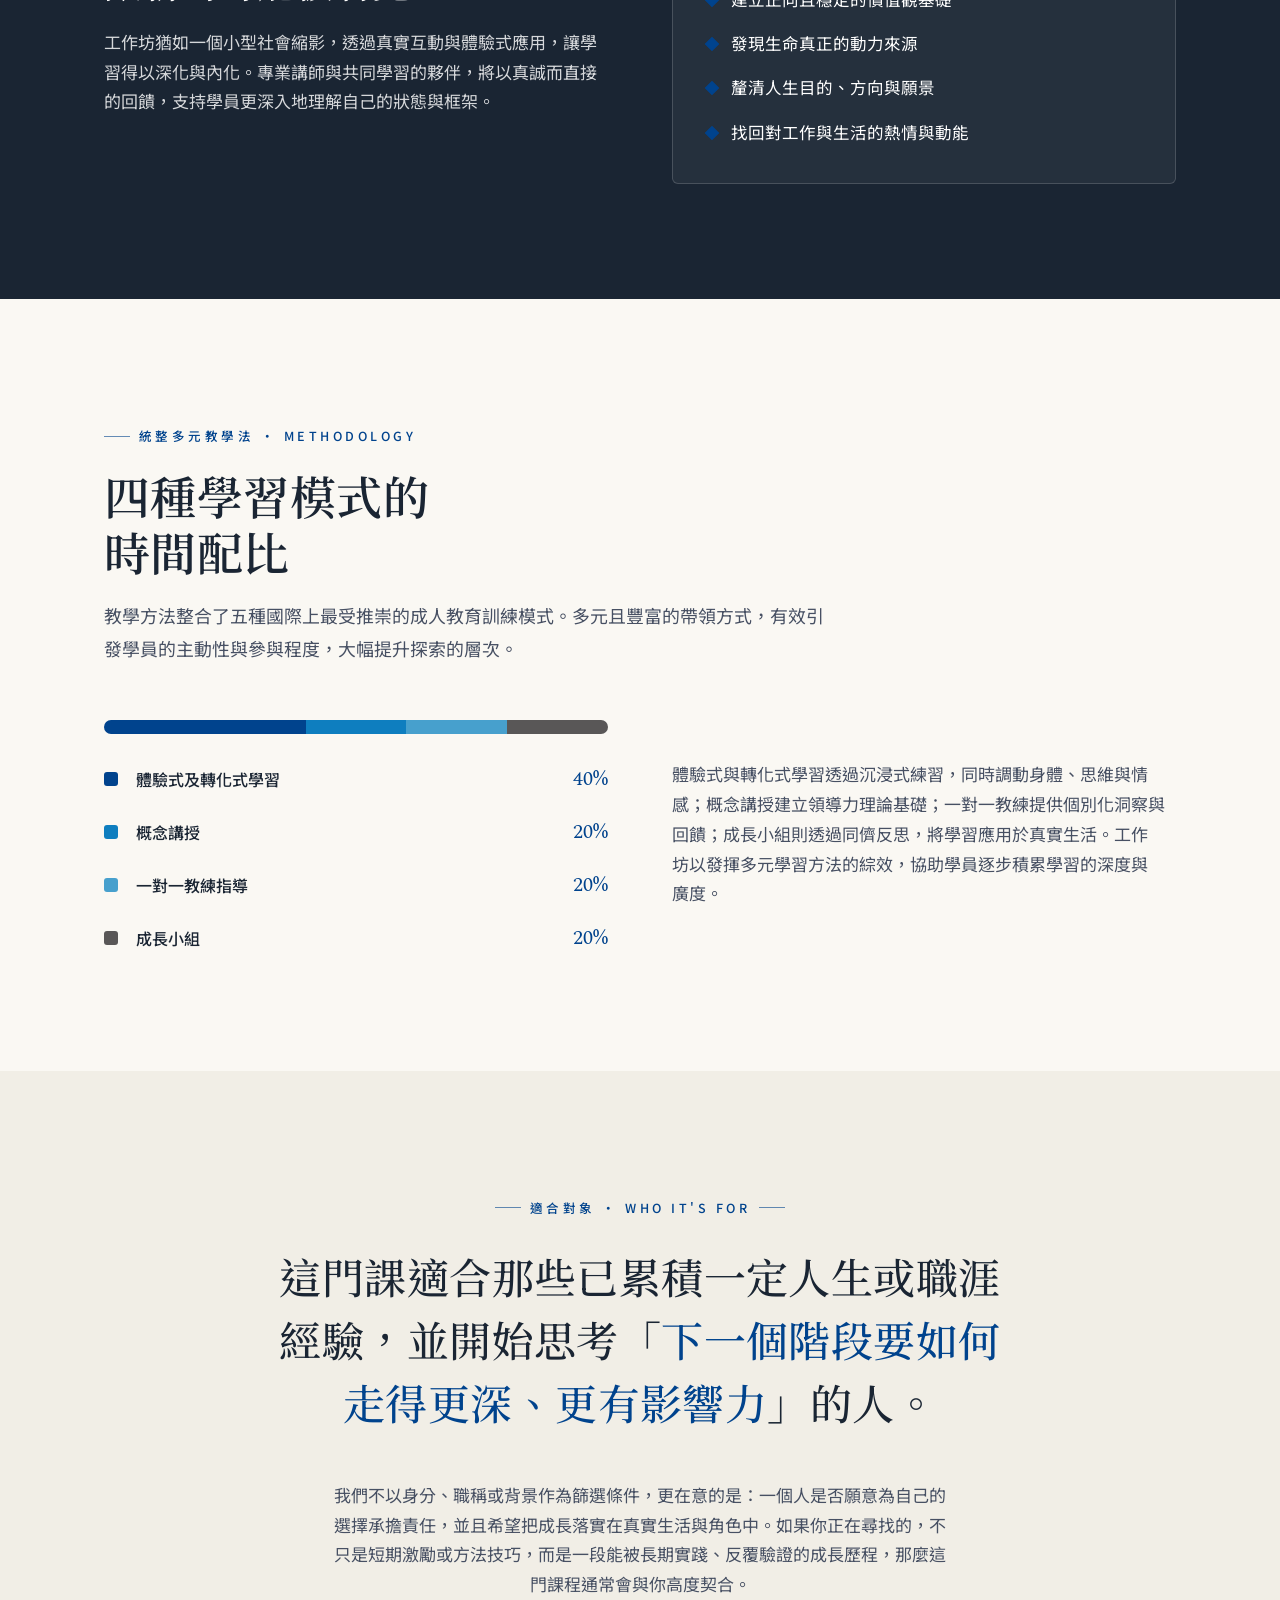
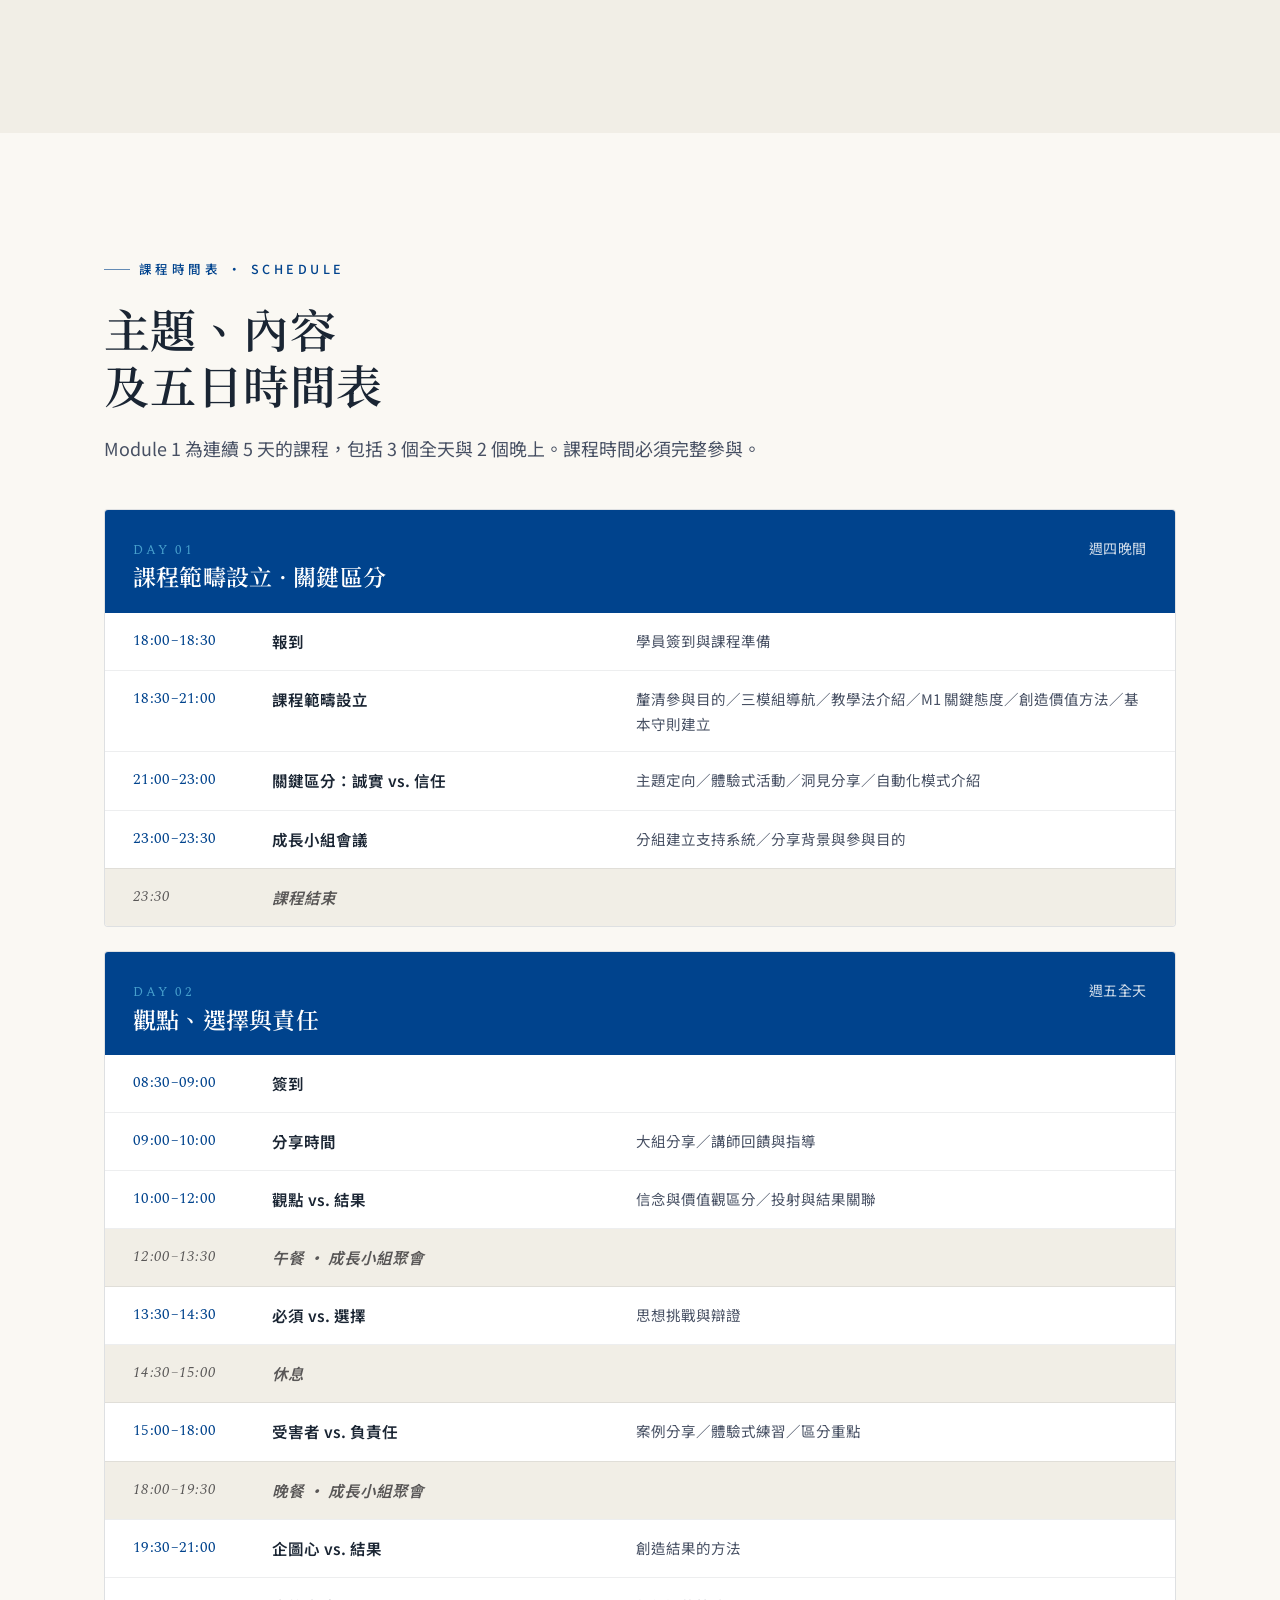
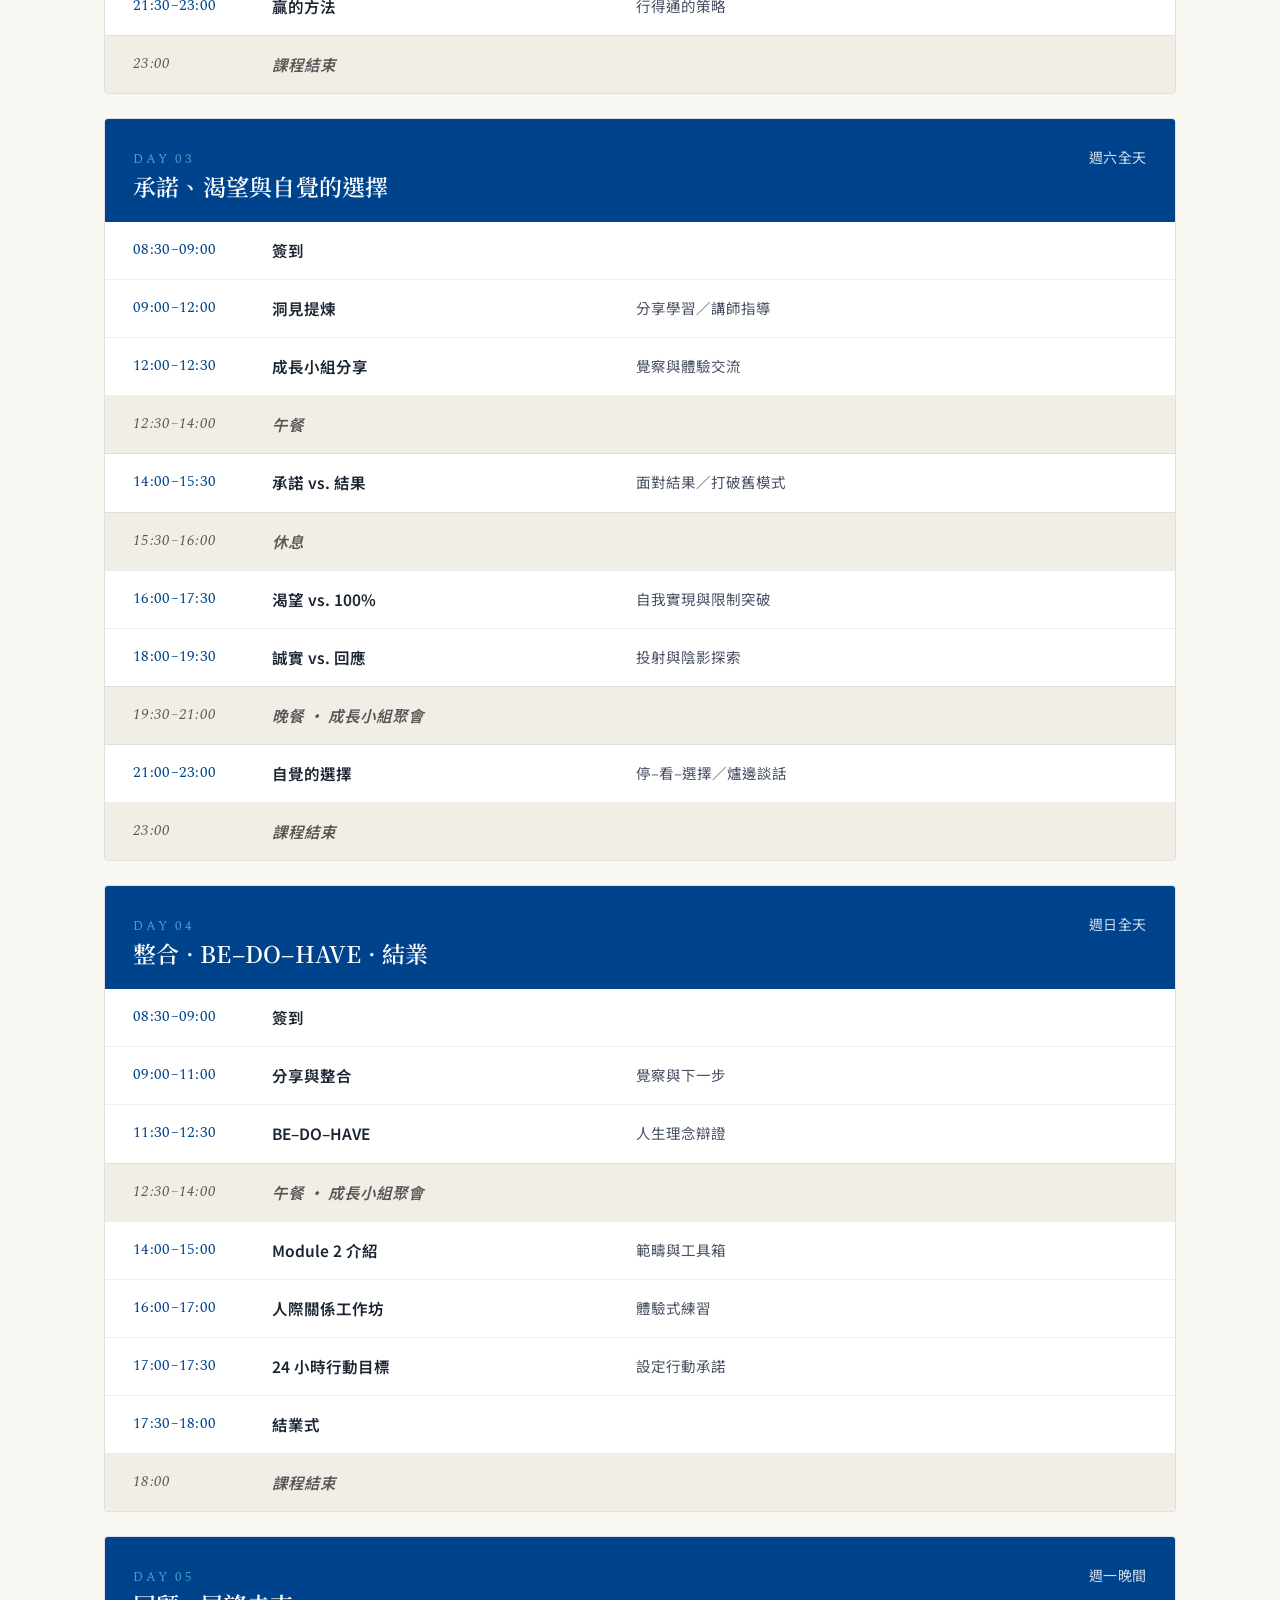
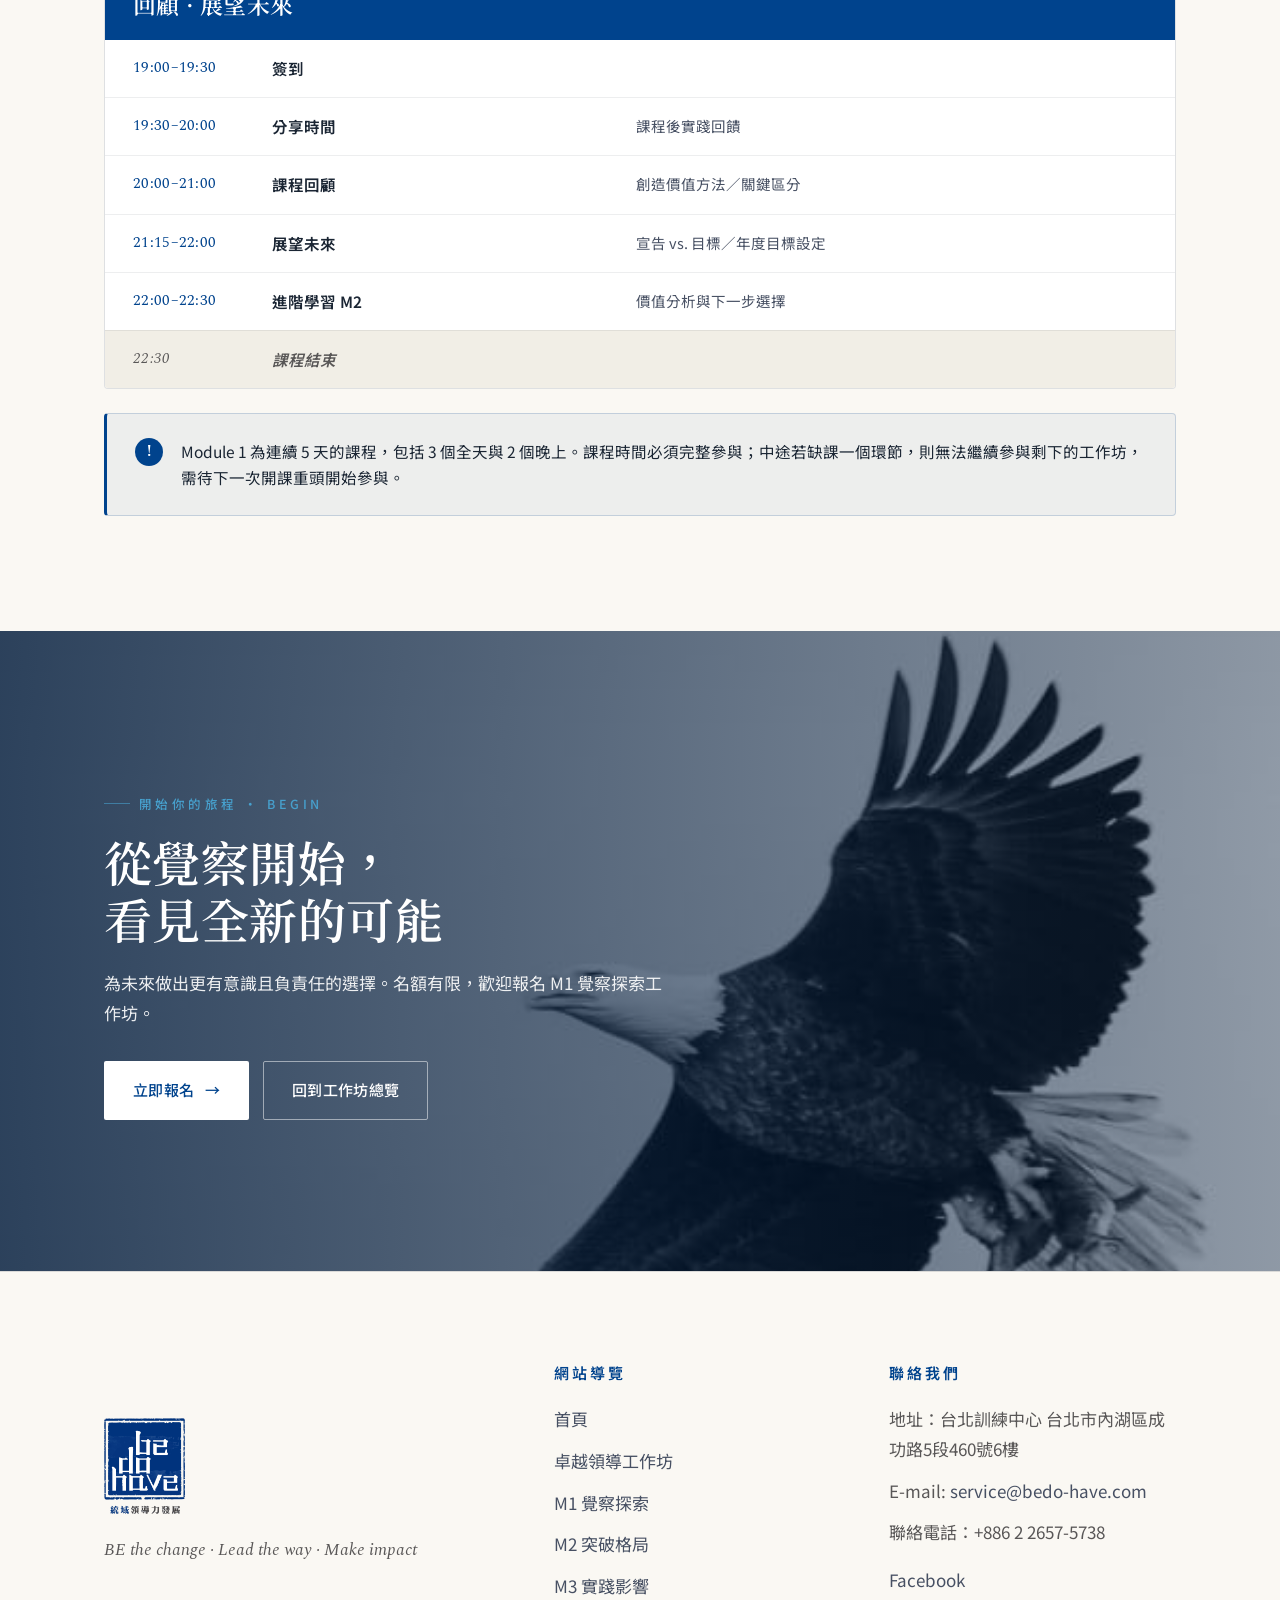
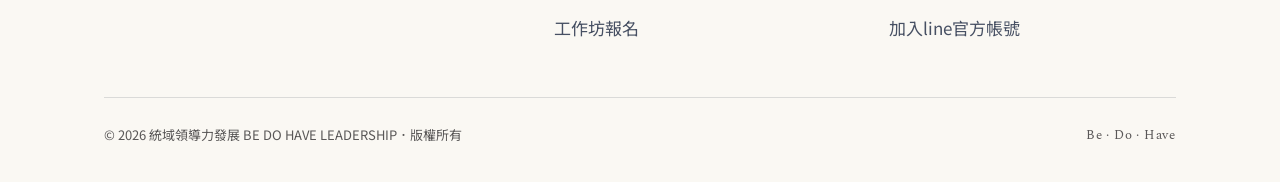
<file: m1.html>
<!DOCTYPE html>
<html lang="zh-Hant">
<head>
<meta charset="UTF-8">
<meta name="viewport" content="width=device-width, initial-scale=1">
<link rel="icon" type="image/png" href="assets/img/favicon.png">
<title>M1 覺察探索 Awareness · 卓越領導工作坊 · 統域領導力發展</title>
<meta name="description" content="卓越領導工作坊 Module 1｜覺察探索（Awareness）。以「覺察」與「探索」為核心，協助學員建立穩固清晰的自我覺知能力，為後續突破與實踐奠定基礎。">
<link rel="canonical" href="https://bedo-have.com/m1.html">
<meta property="og:type" content="website">
<meta property="og:site_name" content="統域領導力發展 BE DO HAVE LEADERSHIP">
<meta property="og:locale" content="zh_TW">
<meta property="og:url" content="https://bedo-have.com/m1.html">
<meta property="og:title" content="M1 覺察探索 Awareness · 卓越領導工作坊 · 統域領導力發展">
<meta property="og:description" content="卓越領導工作坊 Module 1｜覺察探索（Awareness）。以「覺察」與「探索」為核心，協助學員建立穩固清晰的自我覺知能力，為後續突破與實踐奠定基礎。">
<meta property="og:image" content="https://bedo-have.com/assets/img/awareness.png">
<meta name="twitter:card" content="summary_large_image">
<meta name="twitter:title" content="M1 覺察探索 Awareness · 卓越領導工作坊 · 統域領導力發展">
<meta name="twitter:description" content="卓越領導工作坊 Module 1｜覺察探索（Awareness）。以「覺察」與「探索」為核心，協助學員建立穩固清晰的自我覺知能力，為後續突破與實踐奠定基礎。">
<meta name="twitter:image" content="https://bedo-have.com/assets/img/awareness.png">
<link rel="stylesheet" href="assets/site.css?v=20260629b">
<link rel="stylesheet" href="assets/inline.css?v=20260629b">
<link rel="stylesheet" href="assets/chatbot.css">
</head>
<body data-hero data-screen-label="M1 覺察探索">

<!-- ============ HEADER ============ -->
 
<header class="site-header">
  <div class="bar">
    <a class="brand" href="index.html" aria-label="統域領導力發展首頁">
      <img class="logo-dark" src="assets/img/logo-horizontal.png" alt="統域領導力發展 BE DO HAVE LEADERSHIP">
      <img class="logo-white" src="assets/img/white_horizontal.png" alt="統域領導力發展">
    </a>
  
    <nav class="nav">
      <a class="navlink" href="index.html">首頁</a>
      <a class="navlink" href="index.html#latestnews">最新消息</a>
      <a class="navlink" href="index.html#about">關於統域</a>
      <div class="nav-dropdown">
        <a class="navlink has-dropdown" href="workshop.html">卓越領導工作坊 <span class="dropdown-arrow">▾</span></a>
        <div class="dropdown-menu">
          <a class="dropdown-item" href="workshop.html">完整工作坊介紹</a>
          <a class="dropdown-item" href="m1.html">M1 覺察探索</a>
          <a class="dropdown-item" href="m2.html">M2 突破格局</a>
          <a class="dropdown-item" href="m3.html">M3 實踐影響</a>
          <a class="dropdown-item" href="register.html">工作坊報名</a>
        </div>
      </div>
      <div class="nav-dropdown">
        <a class="navlink has-dropdown" href="">全人發展系列 <span class="dropdown-arrow">▾</span></a>
        <div class="dropdown-menu">
          <a class="dropdown-item" href="abundance-prosperity.html">豐盛富足工作坊</a>
          <a class="dropdown-item" href="https://bedo-have.my.salesforce-sites.com/ClassSchedule/apex/SignUp_Landing_Page?Course_Id=a01TL00001irDoUYAU">工作坊報名</a>
        </div>
      </div>
      <div class="nav-dropdown">
        <a class="navlink has-dropdown" href="">服務及工作坊諮詢 <span class="dropdown-arrow">▾</span></a>
        <div class="dropdown-menu">
          <a class="dropdown-item" href="register.html">企業方案及工作坊諮詢</a>
          <a class="dropdown-item" href="venue-rental.html">場地租借</a>
        </div>
      </div>
    </nav>
    <button class="menu-toggle" aria-label="開啟選單"><span></span><span></span><span></span></button>
  </div>
</header>

<!-- ============ MOBILE NAV ============ -->

<div class="mobile-nav">
  <div class="m-top">
    <img src="assets/img/logo-horizontal.png" alt="統域領導力發展">
    <button class="m-close" data-close aria-label="關閉選單">&times;</button>
  </div>
  <nav class="m-links">
    <a href="index.html">首頁<span class="en">Home</span></a>
    <a href="index.html#about">關於統域<span class="en">About BDH</span></a>
    <a href="index.html#latestnews">最新消息<span class="en">Latest News</span></a>
    <div class="m-accordion">
      <button class="m-accordion-toggle" aria-expanded="false">
        <span class="m-accordion-label">卓越領導工作坊<span class="en">Beyond Excellence Leadership</span></span>
        <span class="m-arrow">▾</span>
      </button>
      <div class="m-accordion-body">
        <a href="workshop.html">完整工作坊介紹<span class="en">Full Workshop</span></a>
        <a href="m1.html">M1 覺察探索<span class="en">Module 1 · Awareness</span></a>
        <a href="m2.html">M2 突破格局<span class="en">Module 2 · Breakthrough</span></a>
        <a href="m3.html">M3 實踐影響<span class="en">Module 3 · Actualization</span></a>
        <a href="register.html">工作坊報名<span class="en">Register</span></a>
      </div>
    </div>
    <div class="m-accordion">
      <button class="m-accordion-toggle" aria-expanded="false">
        <span class="m-accordion-label">全人發展系列<span class="en">Holistic Growth Series</span></span>
        <span class="m-arrow">▾</span>
      </button>
      <div class="m-accordion-body">
        <a href="abundance-prosperity.html">豐盛富足工作坊<span class="en">Abundance & Prosperity</span></a>
      </div>
    </div>
    <div class="m-accordion">
      <button class="m-accordion-toggle" aria-expanded="false">
        <span class="m-accordion-label">服務及工作坊諮詢<span class="en">Consulting & Registration</span></span>
        <span class="m-arrow">▾</span>
      </button>
      <div class="m-accordion-body">
        <a href="register.html">企業方案及工作坊諮詢<span class="en">Register</span></a>
        <a href="venue-rental.html">場地租借<span class="en">Venue Rental</span></a>
      </div>
    </div>
  </nav>
  <div class="m-cta"><a class="btn btn-primary" href="register.html">服務及工作坊諮詢<span class="arr">→</span></a></div>
</div>



<!-- PAGE HERO -->
<section class="page-hero" data-screen-label="M1 Hero">
  <div class="hero-bg"><img src="assets/img/awareness.png" alt="覺察"></div>
  <div class="ph-inner">
    <span class="module-tag">Module 1 · Awareness</span>
    <h1>覺察探索</h1>
    <p class="ph-lead">覺察自己的價值觀與信念系統，理解其如何深刻影響外在行為模式與人生結果；並透過探索，發現生命中全新的可能性，為未來做出更有意識且負責任的選擇。</p>
    <div class="hero-actions">
      <a class="btn btn-light" href="register.html">報名 M1 工作坊 <span class="arr">→</span></a>
      <a class="btn btn-outline-light" href="#schedule">課程時間表</a>
    </div>
  </div>
</section>

<!-- OVERVIEW -->
<section class="section" data-screen-label="總覽">
  <div class="wrap">
    <div class="grid cols-2 is34">
      <div class="reveal">
        <span class="eyebrow">總覽 · Overview</span>
        <h2 class="is35">整套訓練系統的<br>起點與基石</h2>
      </div>
      <div class="reveal d1">
        <p>「卓越領導」工作坊是《統域領導力發展》體系的核心課程，而 Module 1（M1）則是整套訓練系統的起點與基石。M1 的核心主軸為「覺察」與「探索」，旨在協助學員建立穩固而清晰的自我覺知能力。</p>
        <p class="muted">學員將學習更精準地覺察自己的思維模式、情緒反應與行為習慣，並深入探索主宰人生決策的底層價值觀與信念系統。透過回顧與檢視過往生命歷程，辨識自身的盲點與限制，同時發現潛在優勢與尚未被開展的可能性。</p>
        <p class="muted">課程內容涵蓋多元且貼近真實生活的核心課題，包括：信任、選擇、責任、承諾、共贏、企圖心，以及與時間的關係等關鍵態度。M1 採用「做中學」（Learning by Doing），透過互動式練習引發深度討論與反思。</p>
      </div>
    </div>
  </div>
</section>

<!-- VALUE -->
<section class="section bg-ink" data-screen-label="價值與成效">
  <div class="wrap">
    <div class="grid cols-2 is47">
      <div class="reveal">
        <span class="eyebrow light">工作坊的價值與成效 · Outcomes</span>
        <h2 class="is48">在行動中覺察，<br>讓新的可能被看見</h2>
        <p class="is49">工作坊猶如一個小型社會縮影，透過真實互動與體驗式應用，讓學習得以深化與內化。專業講師與共同學習的夥伴，將以真誠而直接的回饋，支持學員更深入地理解自己的狀態與框架。</p>
      </div>
      <div class="reveal d1 value-panel">
        <span class="vp-title">可能創造出的具體價值</span>
        <ul class="tick-list solid is50">
          <li class="is51">強化人際溝通與表達能力</li>
          <li class="is51">清晰掌握做出負責任選擇的能力</li>
          <li class="is51">建立正向且穩定的價值觀基礎</li>
          <li class="is51">發現生命真正的動力來源</li>
          <li class="is51">釐清人生目的、方向與願景</li>
          <li class="is51">找回對工作與生活的熱情與動能</li>
        </ul>
      </div>
    </div>
  </div>
</section>

<!-- METHOD SPLIT -->
<section class="section" data-screen-label="教學配比">
  <div class="wrap">
    <div class="sec-head reveal is52">
      <span class="eyebrow">統整多元教學法 · Methodology</span>
      <h2>四種學習模式的<br>時間配比</h2>
      <p class="sec-lead">教學方法整合了五種國際上最受推崇的成人教育訓練模式。多元且豐富的帶領方式，有效引發學員的主動性與參與程度，大幅提升探索的層次。</p>
    </div>
    <div class="grid cols-2 reveal d1 is53">
      <div>
        <div class="split-bar">
          <span class="is54"></span>
          <span class="is55"></span>
          <span class="is56"></span>
          <span class="is57"></span>
        </div>
        <div class="split-legend">
          <div class="sl-row"><span class="dot is58"></span><span class="sl-name">體驗式及轉化式學習</span><span class="sl-pct">40%</span></div>
          <div class="sl-row"><span class="dot is59"></span><span class="sl-name">概念講授</span><span class="sl-pct">20%</span></div>
          <div class="sl-row"><span class="dot is60"></span><span class="sl-name">一對一教練指導</span><span class="sl-pct">20%</span></div>
          <div class="sl-row"><span class="dot is61"></span><span class="sl-name">成長小組</span><span class="sl-pct">20%</span></div>
        </div>
      </div>
      <div>
        <p class="muted is62">體驗式與轉化式學習透過沉浸式練習，同時調動身體、思維與情感；概念講授建立領導力理論基礎；一對一教練提供個別化洞察與回饋；成長小組則透過同儕反思，將學習應用於真實生活。工作坊以發揮多元學習方法的綜效，協助學員逐步積累學習的深度與廣度。</p>
      </div>
    </div>
  </div>
</section>

<!-- WHO -->
<section class="section bg-paper-2" data-screen-label="適合對象">
  <div class="narrow is0">
    <div class="reveal">
      <span class="eyebrow center is1">適合對象 · Who It's For</span>
      <p class="pullquote is29">這門課適合那些已累積一定人生或職涯經驗，並開始思考「<span class="accent">下一個階段要如何走得更深、更有影響力</span>」的人。</p>
      <p class="muted is81">我們不以身分、職稱或背景作為篩選條件，更在意的是：一個人是否願意為自己的選擇承擔責任，並且希望把成長落實在真實生活與角色中。如果你正在尋找的，不只是短期激勵或方法技巧，而是一段能被長期實踐、反覆驗證的成長歷程，那麼這門課程通常會與你高度契合。</p>
    </div>
  </div>
</section>

<!-- SCHEDULE -->
<section class="section" id="schedule" data-screen-label="課程時間表">
  <div class="wrap">
    <div class="sec-head reveal is52">
      <span class="eyebrow">課程時間表 · Schedule</span>
      <h2>主題、內容<br>及五日時間表</h2>
      <p class="sec-lead">Module 1 為連續 5 天的課程，包括 3 個全天與 2 個晚上。課程時間必須完整參與。</p>
    </div>

    <div class="is77">
      <!-- Day 1 -->
      <div class="day-block reveal d1">
        <div class="day-head"><div><span class="d-num">Day 01</span><h3>課程範疇設立 · 關鍵區分</h3></div><span class="d-when">週四晚間</span></div>
        <table class="sched"><tbody>
          <tr><td class="s-time">18:00–18:30</td><td class="s-topic">報到</td><td class="s-detail">學員簽到與課程準備</td></tr>
          <tr><td class="s-time">18:30–21:00</td><td class="s-topic">課程範疇設立</td><td class="s-detail">釐清參與目的／三模組導航／教學法介紹／M1 關鍵態度／創造價值方法／基本守則建立</td></tr>
          <tr><td class="s-time">21:00–23:00</td><td class="s-topic">關鍵區分：誠實 vs. 信任</td><td class="s-detail">主題定向／體驗式活動／洞見分享／自動化模式介紹</td></tr>
          <tr><td class="s-time">23:00–23:30</td><td class="s-topic">成長小組會議</td><td class="s-detail">分組建立支持系統／分享背景與參與目的</td></tr>
          <tr class="rest"><td class="s-time">23:30</td><td class="s-topic" colspan="2">課程結束</td></tr>
        </tbody></table>
      </div>
      <!-- Day 2 -->
      <div class="day-block reveal d1">
        <div class="day-head"><div><span class="d-num">Day 02</span><h3>觀點、選擇與責任</h3></div><span class="d-when">週五全天</span></div>
        <table class="sched"><tbody>
          <tr><td class="s-time">08:30–09:00</td><td class="s-topic">簽到</td><td class="s-detail"></td></tr>
          <tr><td class="s-time">09:00–10:00</td><td class="s-topic">分享時間</td><td class="s-detail">大組分享／講師回饋與指導</td></tr>
          <tr><td class="s-time">10:00–12:00</td><td class="s-topic">觀點 vs. 結果</td><td class="s-detail">信念與價值觀區分／投射與結果關聯</td></tr>
          <tr class="rest"><td class="s-time">12:00–13:30</td><td class="s-topic" colspan="2">午餐 · 成長小組聚會</td></tr>
          <tr><td class="s-time">13:30–14:30</td><td class="s-topic">必須 vs. 選擇</td><td class="s-detail">思想挑戰與辯證</td></tr>
          <tr class="rest"><td class="s-time">14:30–15:00</td><td class="s-topic" colspan="2">休息</td></tr>
          <tr><td class="s-time">15:00–18:00</td><td class="s-topic">受害者 vs. 負責任</td><td class="s-detail">案例分享／體驗式練習／區分重點</td></tr>
          <tr class="rest"><td class="s-time">18:00–19:30</td><td class="s-topic" colspan="2">晚餐 · 成長小組聚會</td></tr>
          <tr><td class="s-time">19:30–21:00</td><td class="s-topic">企圖心 vs. 結果</td><td class="s-detail">創造結果的方法</td></tr>
          <tr><td class="s-time">21:30–23:00</td><td class="s-topic">贏的方法</td><td class="s-detail">行得通的策略</td></tr>
          <tr class="rest"><td class="s-time">23:00</td><td class="s-topic" colspan="2">課程結束</td></tr>
        </tbody></table>
      </div>
      <!-- Day 3 -->
      <div class="day-block reveal d1">
        <div class="day-head"><div><span class="d-num">Day 03</span><h3>承諾、渴望與自覺的選擇</h3></div><span class="d-when">週六全天</span></div>
        <table class="sched"><tbody>
          <tr><td class="s-time">08:30–09:00</td><td class="s-topic">簽到</td><td class="s-detail"></td></tr>
          <tr><td class="s-time">09:00–12:00</td><td class="s-topic">洞見提煉</td><td class="s-detail">分享學習／講師指導</td></tr>
          <tr><td class="s-time">12:00–12:30</td><td class="s-topic">成長小組分享</td><td class="s-detail">覺察與體驗交流</td></tr>
          <tr class="rest"><td class="s-time">12:30–14:00</td><td class="s-topic" colspan="2">午餐</td></tr>
          <tr><td class="s-time">14:00–15:30</td><td class="s-topic">承諾 vs. 結果</td><td class="s-detail">面對結果／打破舊模式</td></tr>
          <tr class="rest"><td class="s-time">15:30–16:00</td><td class="s-topic" colspan="2">休息</td></tr>
          <tr><td class="s-time">16:00–17:30</td><td class="s-topic">渴望 vs. 100%</td><td class="s-detail">自我實現與限制突破</td></tr>
          <tr><td class="s-time">18:00–19:30</td><td class="s-topic">誠實 vs. 回應</td><td class="s-detail">投射與陰影探索</td></tr>
          <tr class="rest"><td class="s-time">19:30–21:00</td><td class="s-topic" colspan="2">晚餐 · 成長小組聚會</td></tr>
          <tr><td class="s-time">21:00–23:00</td><td class="s-topic">自覺的選擇</td><td class="s-detail">停–看–選擇／爐邊談話</td></tr>
          <tr class="rest"><td class="s-time">23:00</td><td class="s-topic" colspan="2">課程結束</td></tr>
        </tbody></table>
      </div>
      <!-- Day 4 -->
      <div class="day-block reveal d1">
        <div class="day-head"><div><span class="d-num">Day 04</span><h3>整合 · BE–DO–HAVE · 結業</h3></div><span class="d-when">週日全天</span></div>
        <table class="sched"><tbody>
          <tr><td class="s-time">08:30–09:00</td><td class="s-topic">簽到</td><td class="s-detail"></td></tr>
          <tr><td class="s-time">09:00–11:00</td><td class="s-topic">分享與整合</td><td class="s-detail">覺察與下一步</td></tr>
          <tr><td class="s-time">11:30–12:30</td><td class="s-topic">BE–DO–HAVE</td><td class="s-detail">人生理念辯證</td></tr>
          <tr class="rest"><td class="s-time">12:30–14:00</td><td class="s-topic" colspan="2">午餐 · 成長小組聚會</td></tr>
          <tr><td class="s-time">14:00–15:00</td><td class="s-topic">Module 2 介紹</td><td class="s-detail">範疇與工具箱</td></tr>
          <tr><td class="s-time">16:00–17:00</td><td class="s-topic">人際關係工作坊</td><td class="s-detail">體驗式練習</td></tr>
          <tr><td class="s-time">17:00–17:30</td><td class="s-topic">24 小時行動目標</td><td class="s-detail">設定行動承諾</td></tr>
          <tr><td class="s-time">17:30–18:00</td><td class="s-topic">結業式</td><td class="s-detail"></td></tr>
          <tr class="rest"><td class="s-time">18:00</td><td class="s-topic" colspan="2">課程結束</td></tr>
        </tbody></table>
      </div>
      <!-- Day 5 -->
      <div class="day-block reveal d1">
        <div class="day-head"><div><span class="d-num">Day 05</span><h3>回顧 · 展望未來</h3></div><span class="d-when">週一晚間</span></div>
        <table class="sched"><tbody>
          <tr><td class="s-time">19:00–19:30</td><td class="s-topic">簽到</td><td class="s-detail"></td></tr>
          <tr><td class="s-time">19:30–20:00</td><td class="s-topic">分享時間</td><td class="s-detail">課程後實踐回饋</td></tr>
          <tr><td class="s-time">20:00–21:00</td><td class="s-topic">課程回顧</td><td class="s-detail">創造價值方法／關鍵區分</td></tr>
          <tr><td class="s-time">21:15–22:00</td><td class="s-topic">展望未來</td><td class="s-detail">宣告 vs. 目標／年度目標設定</td></tr>
          <tr><td class="s-time">22:00–22:30</td><td class="s-topic">進階學習 M2</td><td class="s-detail">價值分析與下一步選擇</td></tr>
          <tr class="rest"><td class="s-time">22:30</td><td class="s-topic" colspan="2">課程結束</td></tr>
        </tbody></table>
      </div>
    </div>

    <div class="reveal d1 note-box is78">
      <span class="note-mark">!</span>
      <p>Module 1 為連續 5 天的課程，包括 3 個全天與 2 個晚上。課程時間必須完整參與；中途若缺課一個環節，則無法繼續參與剩下的工作坊，需待下一次開課重頭開始參與。</p>
    </div>
  </div>
</section>

<!-- CTA -->
<section class="figure-full" data-screen-label="結尾行動">
  <img src="assets/img/eagle-bw.jpg" alt="展翅翱翔的猛禽" class="is79">
  <div class="is82">
    <div class="wrap is23">
      <div class="reveal is24">
        <span class="eyebrow light">開始你的旅程 · Begin</span>
        <h2 class="is80">從覺察開始，<br>看見全新的可能</h2>
        <p class="is26">為未來做出更有意識且負責任的選擇。名額有限，歡迎報名 M1 覺察探索工作坊。</p>
        <div class="hero-actions">
          <a class="btn btn-light" href="register.html">立即報名 <span class="arr">→</span></a>
          <a class="btn btn-outline-light" href="workshop.html">回到工作坊總覽</a>
        </div>
      </div>
    </div>
  </div>
</section>

<!-- ============ FOOTER ============ -->
<footer class="site-footer" data-screen-label="頁尾">
  <div class="wrap">
    <div class="footer-top">
      <div class="footer-brand">
        <a href="index.html" aria-label="統域領導力發展首頁">
          <img src="assets/img/logo-vertical.png" alt="統域領導力發展">
        </a>
        <p class="manifesto-line">BE the change · Lead the way · Make impact</p>
      </div>
      <div class="footer-col">
        <h5>網站導覽</h5>
        <ul>
          <li><a href="index.html">首頁</a></li>
          <li><a href="workshop.html">卓越領導工作坊</a></li>
          <li><a href="m1.html">M1 覺察探索</a></li>
          <li><a href="m2.html">M2 突破格局</a></li>
          <li><a href="m3.html">M3 實踐影響</a></li>
          <li><a href="register.html">工作坊報名</a></li>
        </ul>
      </div>
      <div class="footer-col">
        <h5>聯絡我們</h5>
        <ul>
          <li>地址：台北訓練中心 台北市內湖區成功路5段460號6樓 <!--<span class="placeholder-tag"></span></li>-->
          <li>E-mail: <a href="mailto:service@bedo-have.com">service@bedo-have.com</a> <!--<span class="placeholder-tag"></span></li>-->
          <li>聯絡電話：+886 2 2657-5738 <!--<span class="placeholder-tag"></span></li>-->
          <li class="is27"><a href="https://www.facebook.com/bedohaveleadership">Facebook</a> </li>
          <li class="is27"><a href="https://lin.ee/pza7yn4">加入line官方帳號</a> </li>
          <!--<span class="placeholder-tag">待補</span>-->
        </ul>
      </div>
    </div>
    <div class="footer-bottom">
      <span>© 2026 統域領導力發展 BE DO HAVE LEADERSHIP．版權所有</span>
      <span class="tagline">Be · Do · Have</span>
    </div>
  </div>
</footer>


<script src="assets/site.js"></script>
<script src="assets/chatbot.js"></script>
</body>
</html>
</file>
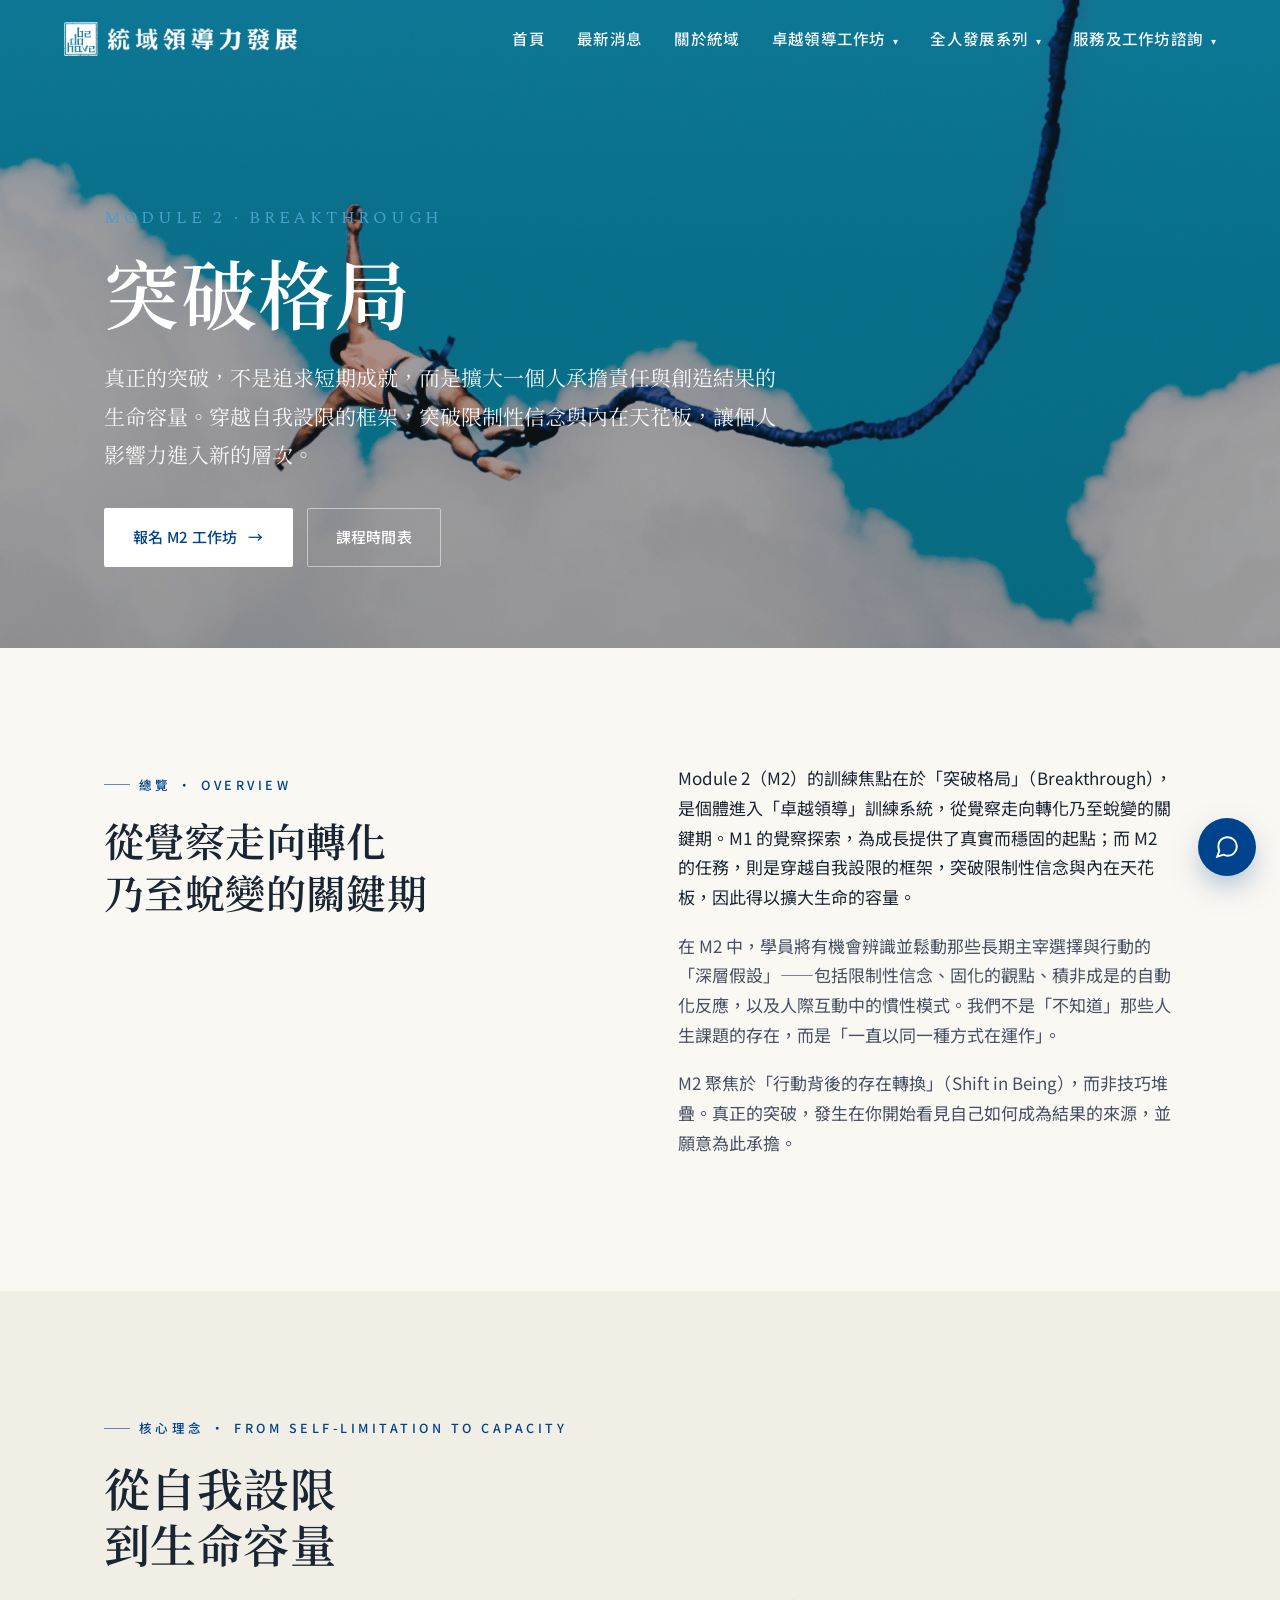
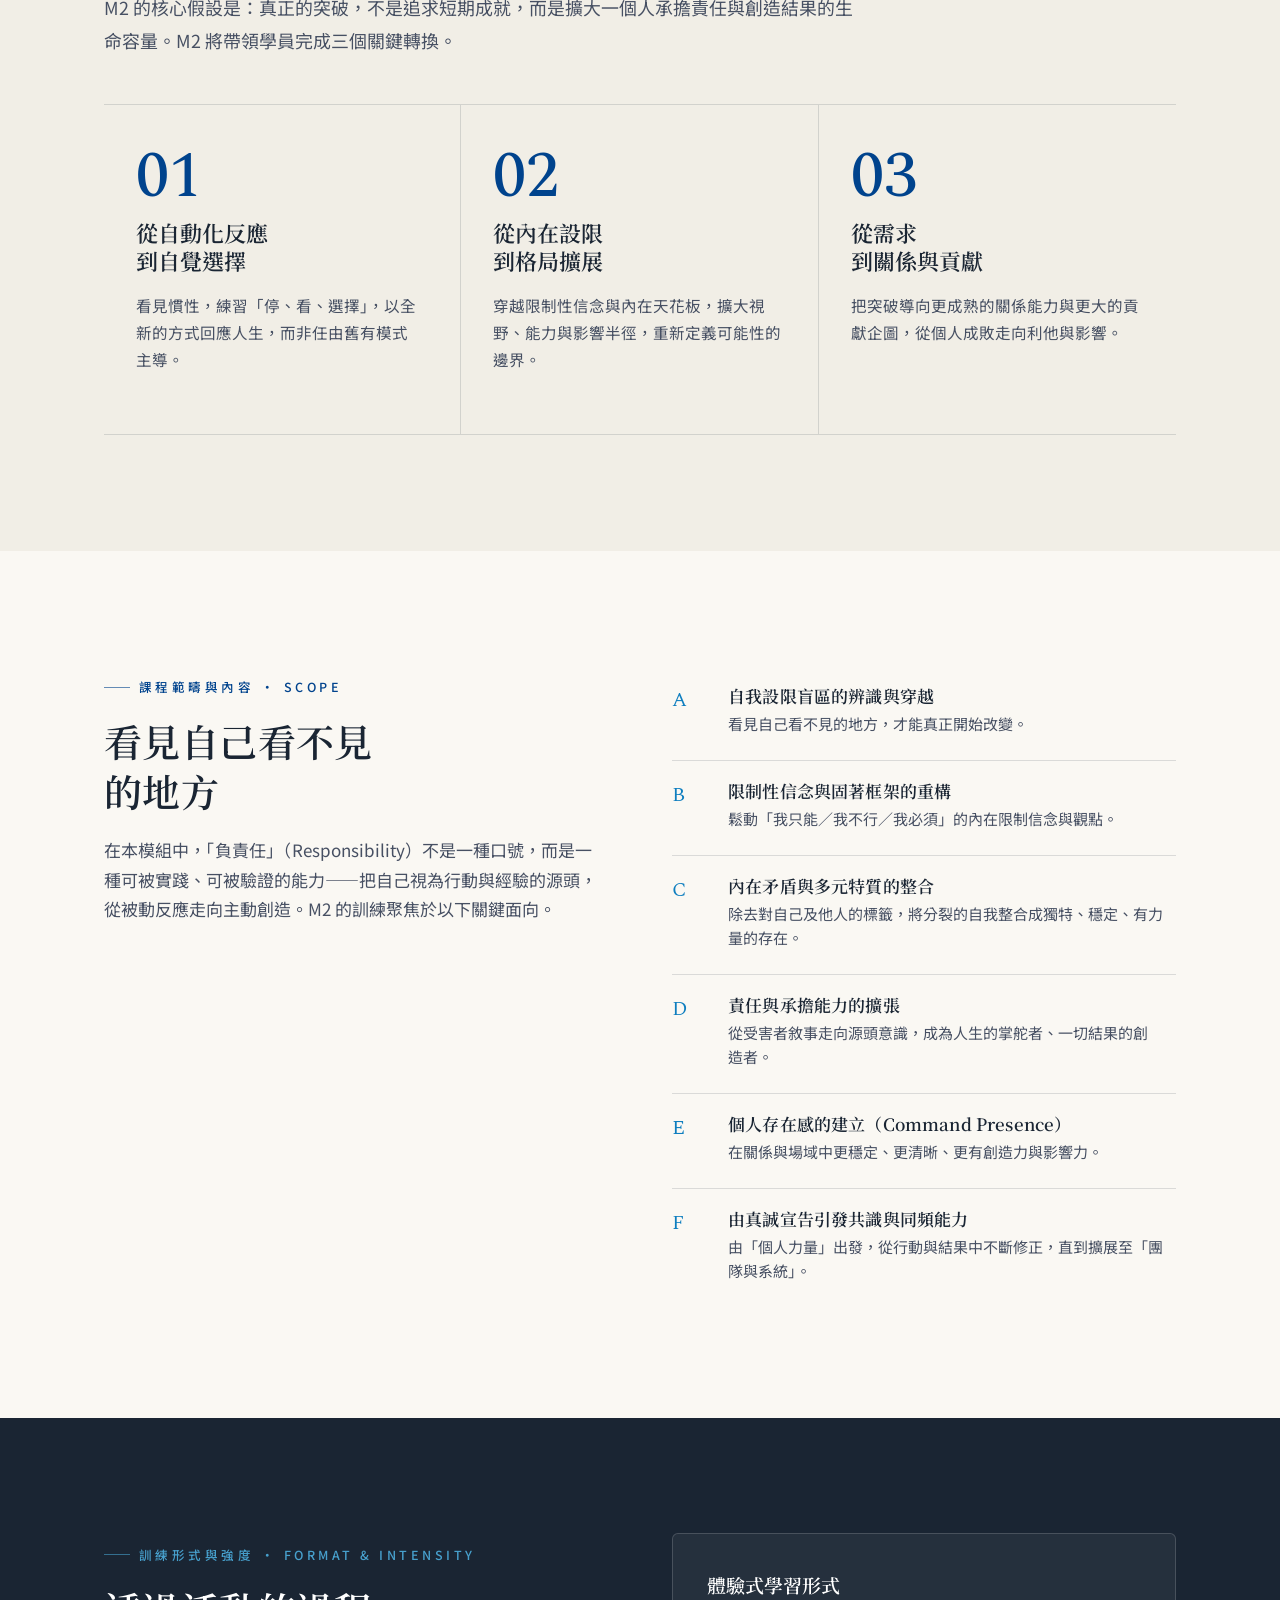
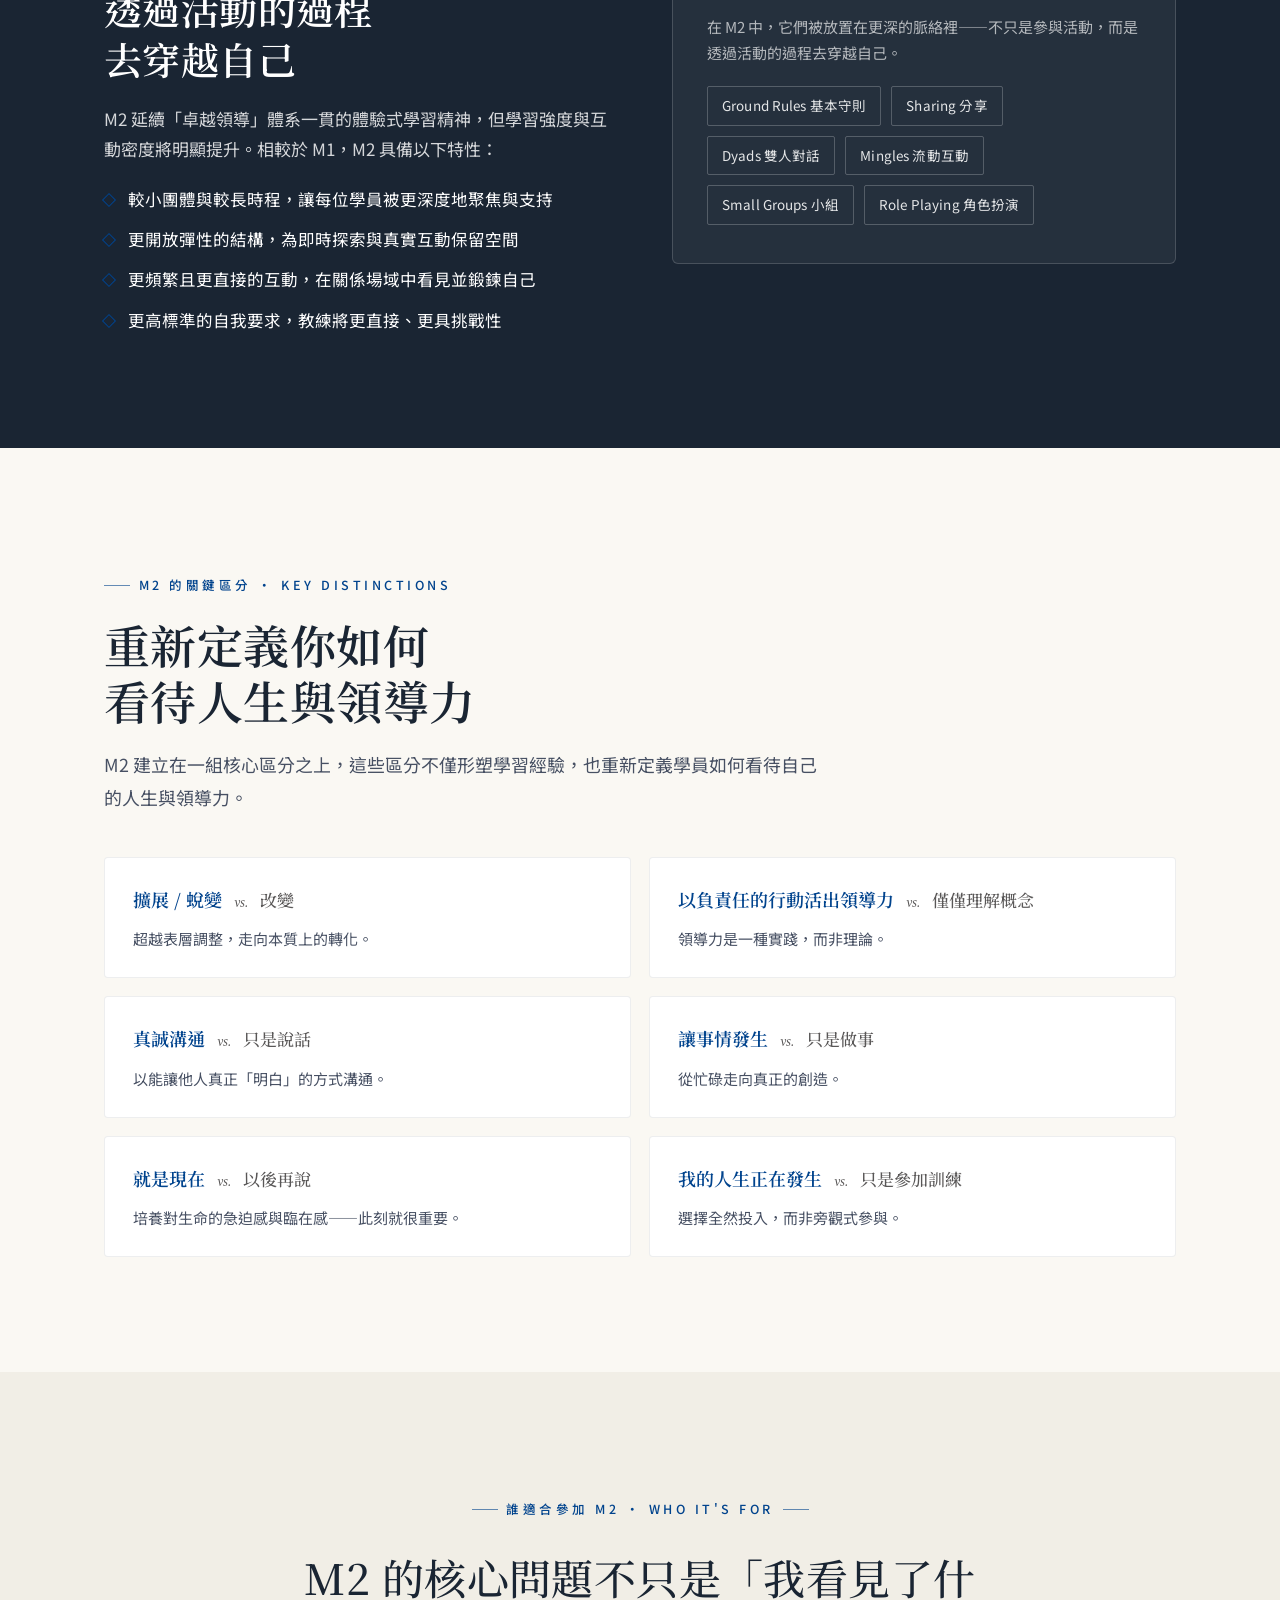
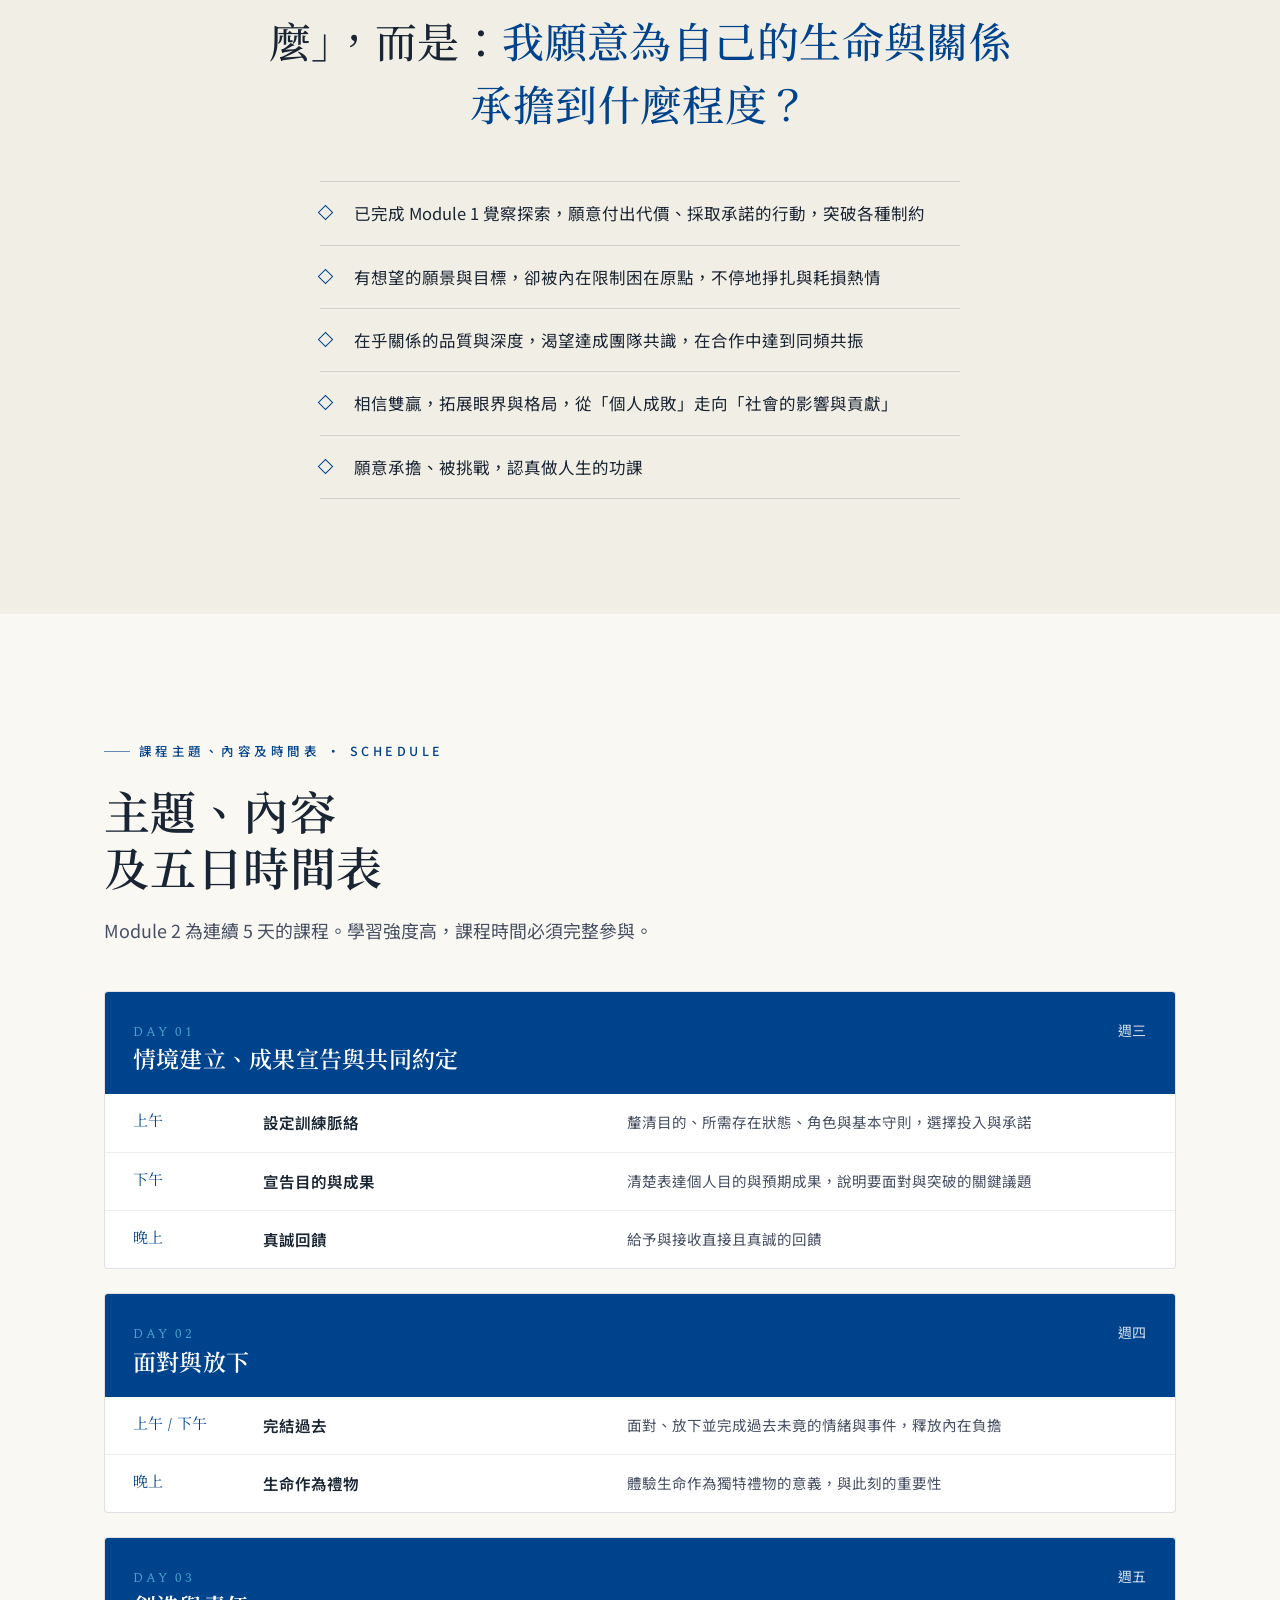
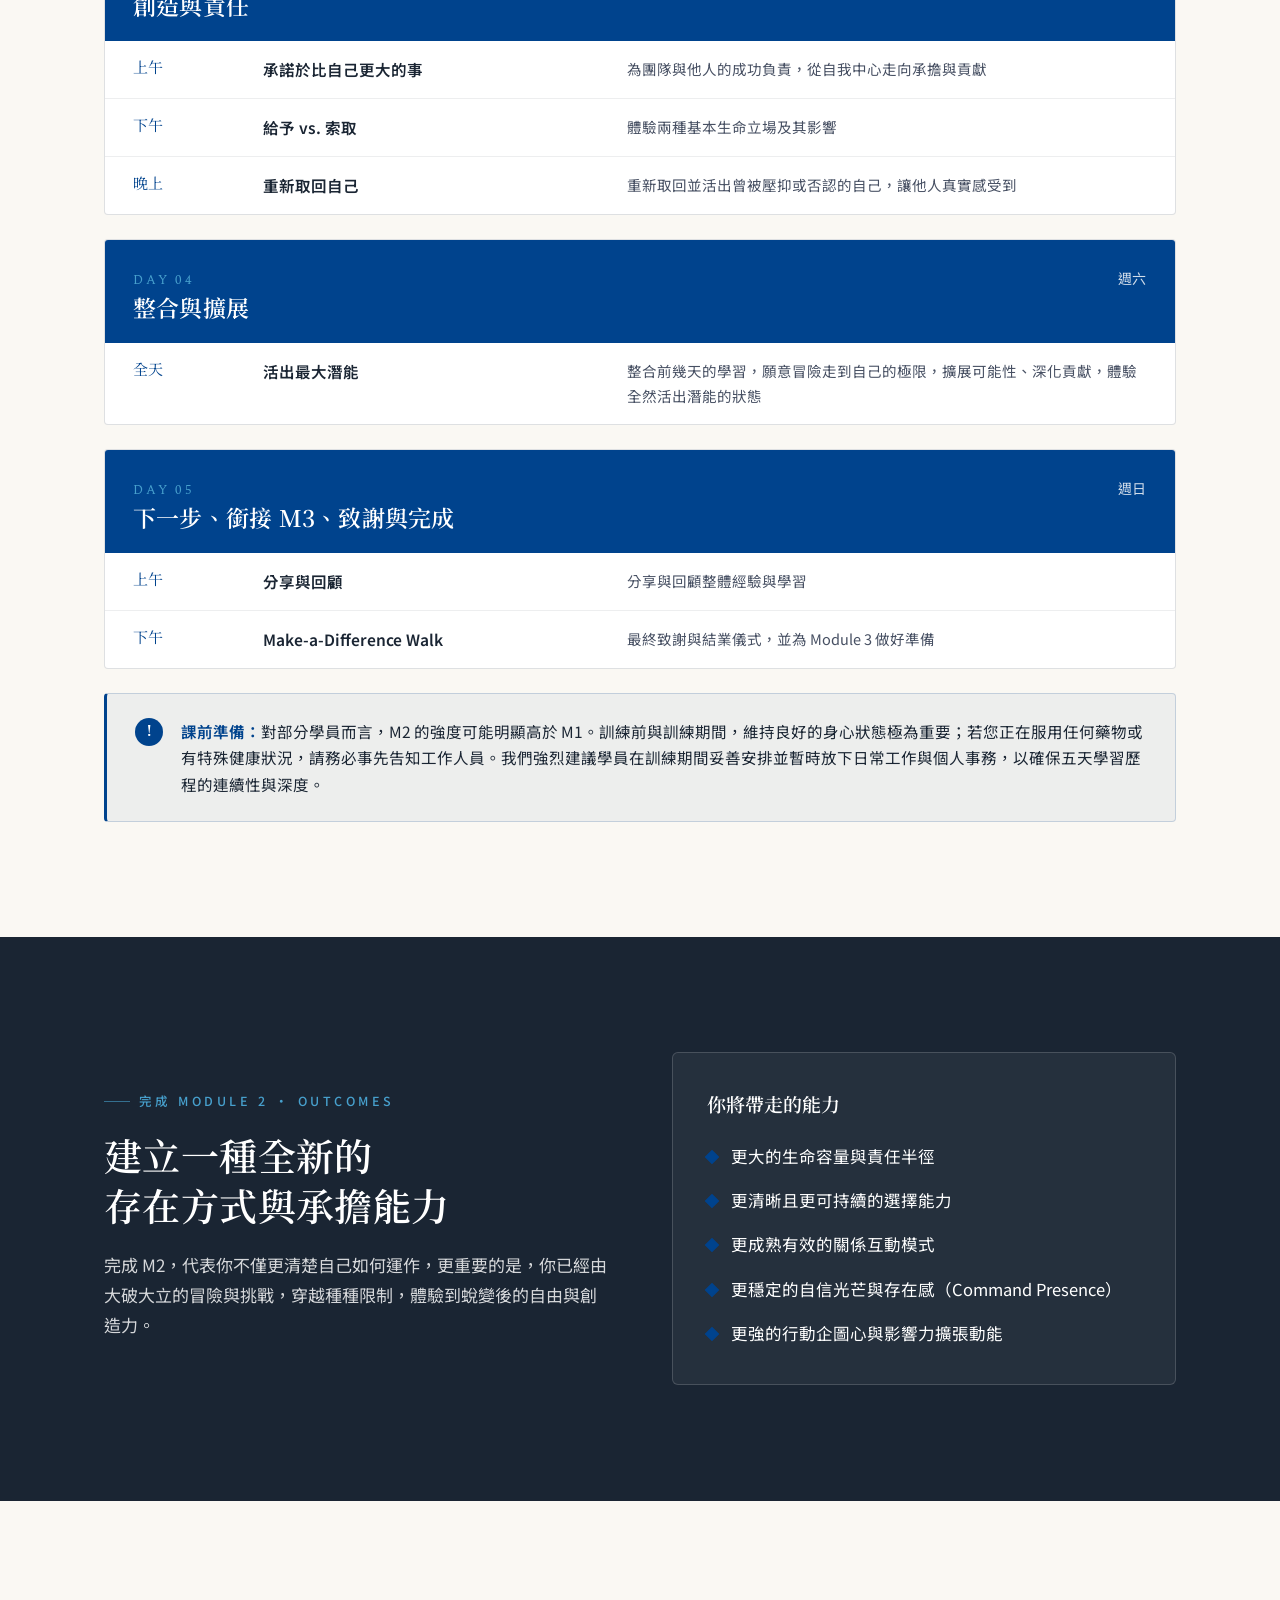
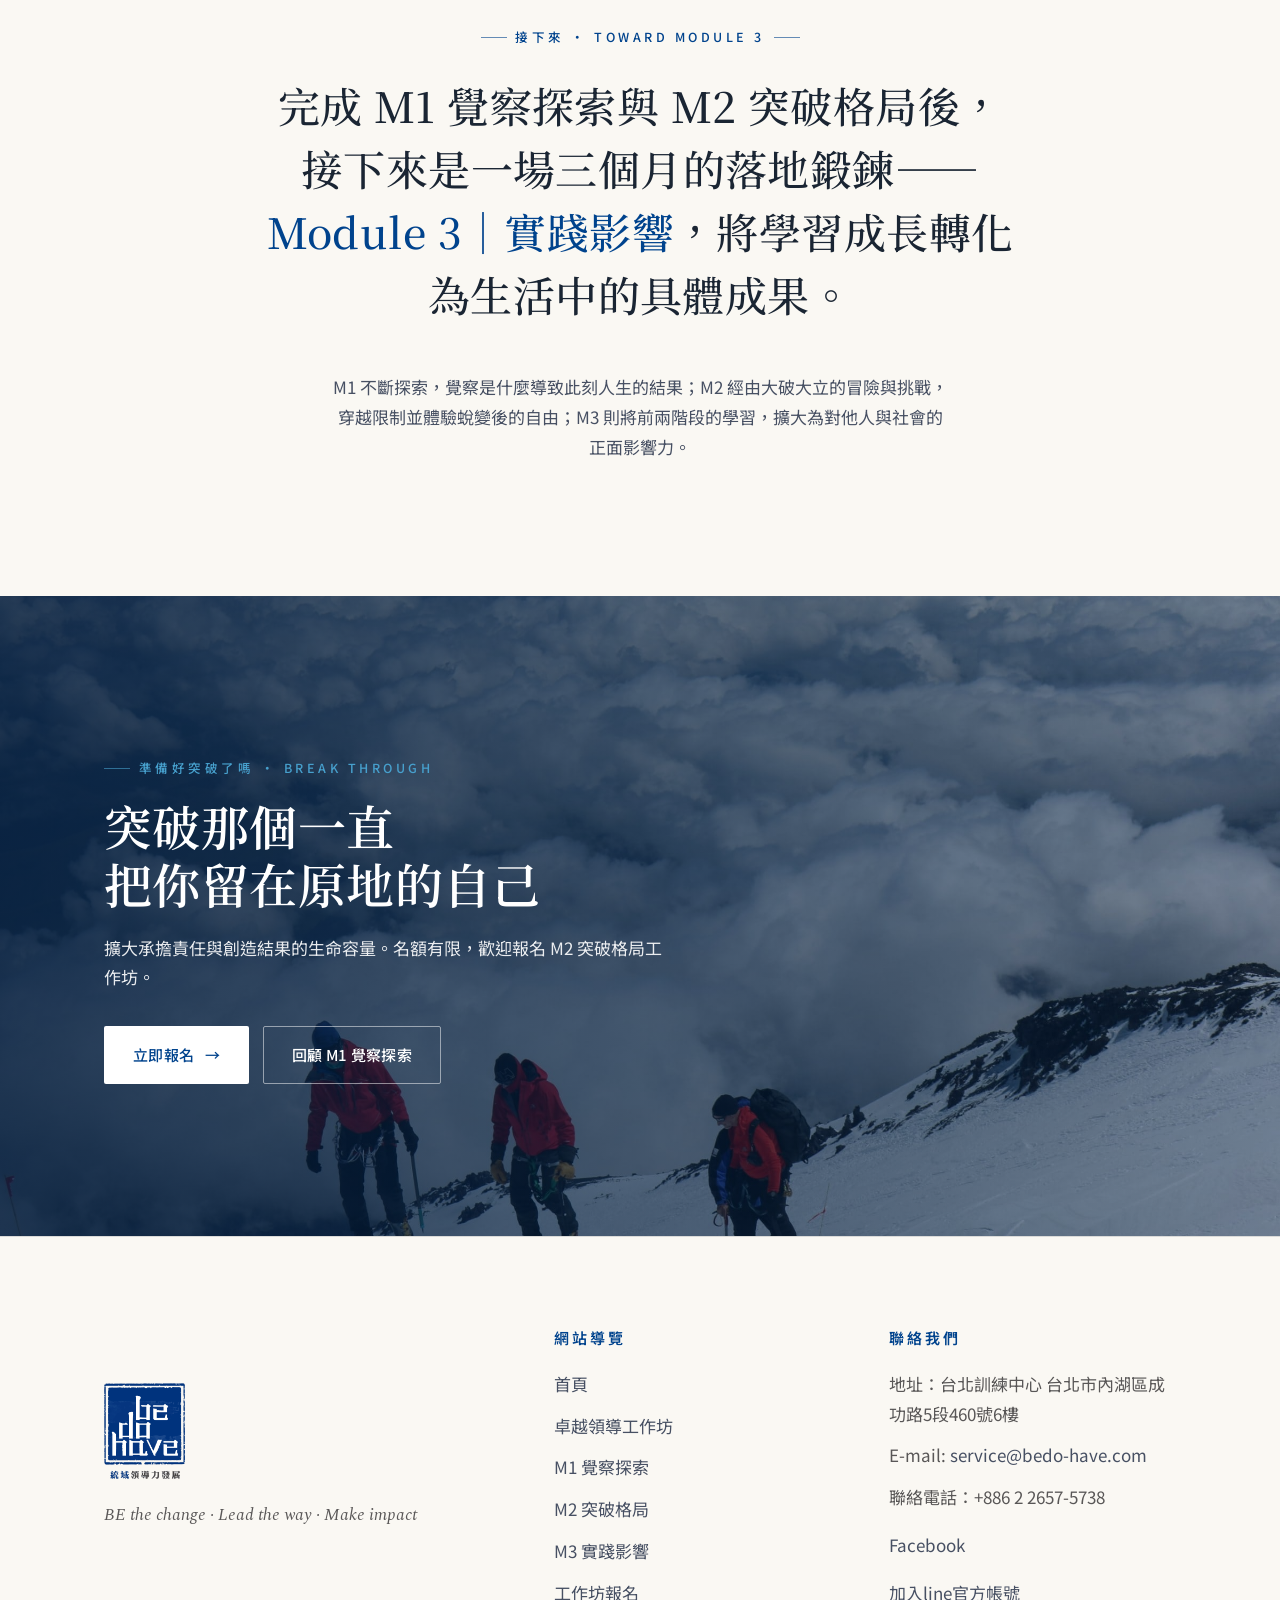
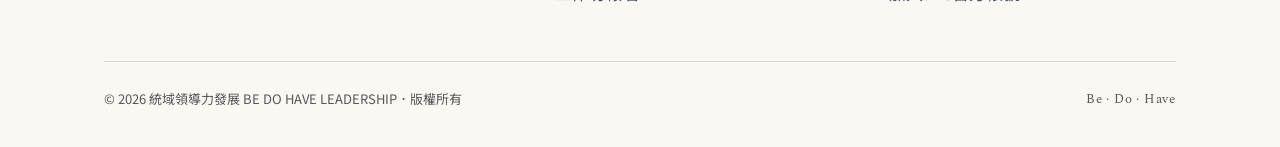
<file: m2.html>
<!DOCTYPE html>
<html lang="zh-Hant">
<head>
<meta charset="UTF-8">
<meta name="viewport" content="width=device-width, initial-scale=1">
<title>M2 突破格局 Breakthrough · 卓越領導工作坊 · 統域領導力發展</title>
<meta name="description" content="卓越領導工作坊 Module 2｜突破格局（Breakthrough）。穿越自我設限的框架，突破限制性信念與內在天花板，擴大承擔責任與創造結果的生命容量。">
<link rel="canonical" href="https://bedo-have.com/m2.html">
<meta property="og:type" content="website">
<meta property="og:site_name" content="統域領導力發展 BE DO HAVE LEADERSHIP">
<meta property="og:locale" content="zh_TW">
<meta property="og:url" content="https://bedo-have.com/m2.html">
<meta property="og:title" content="M2 突破格局 Breakthrough · 卓越領導工作坊 · 統域領導力發展">
<meta property="og:description" content="卓越領導工作坊 Module 2｜突破格局（Breakthrough）。穿越自我設限的框架，突破限制性信念與內在天花板，擴大承擔責任與創造結果的生命容量。">
<meta property="og:image" content="https://bedo-have.com/assets/img/BEM2.png">
<meta name="twitter:card" content="summary_large_image">
<meta name="twitter:title" content="M2 突破格局 Breakthrough · 卓越領導工作坊 · 統域領導力發展">
<meta name="twitter:description" content="卓越領導工作坊 Module 2｜突破格局（Breakthrough）。穿越自我設限的框架，突破限制性信念與內在天花板，擴大承擔責任與創造結果的生命容量。">
<meta name="twitter:image" content="https://bedo-have.com/assets/img/BEM2.png">
<link rel="stylesheet" href="assets/site.css?v=20260629b">
<link rel="stylesheet" href="assets/inline.css?v=20260629b">
<link rel="stylesheet" href="assets/chatbot.css">
</head>
<body data-hero data-screen-label="M2 突破格局">

<!-- ============ HEADER ============ -->
 
<header class="site-header">
  <div class="bar">
    <a class="brand" href="index.html" aria-label="統域領導力發展首頁">
      <img class="logo-dark" src="assets/img/logo-horizontal.png" alt="統域領導力發展 BE DO HAVE LEADERSHIP">
      <img class="logo-white" src="assets/img/white_horizontal.png" alt="統域領導力發展">
    </a>
  
    <nav class="nav">
      <a class="navlink" href="index.html">首頁</a>
      <a class="navlink" href="index.html#latestnews">最新消息</a>
      <a class="navlink" href="index.html#about">關於統域</a>
      <div class="nav-dropdown">
        <a class="navlink has-dropdown" href="workshop.html">卓越領導工作坊 <span class="dropdown-arrow">▾</span></a>
        <div class="dropdown-menu">
          <a class="dropdown-item" href="workshop.html">完整工作坊介紹</a>
          <a class="dropdown-item" href="m1.html">M1 覺察探索</a>
          <a class="dropdown-item" href="m2.html">M2 突破格局</a>
          <a class="dropdown-item" href="m3.html">M3 實踐影響</a>
          <a class="dropdown-item" href="register.html">工作坊報名</a>
        </div>
      </div>
      <div class="nav-dropdown">
        <a class="navlink has-dropdown" href="">全人發展系列 <span class="dropdown-arrow">▾</span></a>
        <div class="dropdown-menu">
          <a class="dropdown-item" href="abundance-prosperity.html">豐盛富足工作坊</a>
          <a class="dropdown-item" href="https://bedo-have.my.salesforce-sites.com/ClassSchedule/apex/SignUp_Landing_Page?Course_Id=a01TL00001irDoUYAU">工作坊報名</a>
        </div>
      </div>
      <div class="nav-dropdown">
        <a class="navlink has-dropdown" href="">服務及工作坊諮詢 <span class="dropdown-arrow">▾</span></a>
        <div class="dropdown-menu">
          <a class="dropdown-item" href="register.html">企業方案及工作坊諮詢</a>
          <a class="dropdown-item" href="venue-rental.html">場地租借</a>
        </div>
      </div>
    </nav>
    <button class="menu-toggle" aria-label="開啟選單"><span></span><span></span><span></span></button>
  </div>
</header>

<!-- ============ MOBILE NAV ============ -->

<div class="mobile-nav">
  <div class="m-top">
    <img src="assets/img/logo-horizontal.png" alt="統域領導力發展">
    <button class="m-close" data-close aria-label="關閉選單">&times;</button>
  </div>
  <nav class="m-links">
    <a href="index.html">首頁<span class="en">Home</span></a>
    <a href="index.html#about">關於統域<span class="en">About BDH</span></a>
    <a href="index.html#latestnews">最新消息<span class="en">Latest News</span></a>
    <div class="m-accordion">
      <button class="m-accordion-toggle" aria-expanded="false">
        <span class="m-accordion-label">卓越領導工作坊<span class="en">Beyond Excellence Leadership</span></span>
        <span class="m-arrow">▾</span>
      </button>
      <div class="m-accordion-body">
        <a href="workshop.html">完整工作坊介紹<span class="en">Full Workshop</span></a>
        <a href="m1.html">M1 覺察探索<span class="en">Module 1 · Awareness</span></a>
        <a href="m2.html">M2 突破格局<span class="en">Module 2 · Breakthrough</span></a>
        <a href="m3.html">M3 實踐影響<span class="en">Module 3 · Actualization</span></a>
        <a href="register.html">工作坊報名<span class="en">Register</span></a>
      </div>
    </div>
    <div class="m-accordion">
      <button class="m-accordion-toggle" aria-expanded="false">
        <span class="m-accordion-label">全人發展系列<span class="en">Holistic Growth Series</span></span>
        <span class="m-arrow">▾</span>
      </button>
      <div class="m-accordion-body">
        <a href="abundance-prosperity.html">豐盛富足工作坊<span class="en">Abundance & Prosperity</span></a>
      </div>
    </div>
    <div class="m-accordion">
      <button class="m-accordion-toggle" aria-expanded="false">
        <span class="m-accordion-label">服務及工作坊諮詢<span class="en">Consulting & Registration</span></span>
        <span class="m-arrow">▾</span>
      </button>
      <div class="m-accordion-body">
        <a href="register.html">企業方案及工作坊諮詢<span class="en">Register</span></a>
        <a href="venue-rental.html">場地租借<span class="en">Venue Rental</span></a>
      </div>
    </div>
  </nav>
  <div class="m-cta"><a class="btn btn-primary" href="register.html">服務及工作坊諮詢<span class="arr">→</span></a></div>
</div>


<!-- PAGE HERO -->
<section class="page-hero" data-screen-label="M2 Hero">
  <div class="hero-bg"><img src="assets/img/BEM2.png" alt="躍入藍天、奮力突破的高空彈跳者"></div>
  <div class="ph-inner">
    <span class="module-tag">Module 2 · Breakthrough</span>
    <h1>突破格局</h1>
    <p class="ph-lead">真正的突破，不是追求短期成就，而是擴大一個人承擔責任與創造結果的生命容量。穿越自我設限的框架，突破限制性信念與內在天花板，讓個人影響力進入新的層次。</p>
    <div class="hero-actions">
      <a class="btn btn-light" href="register.html">報名 M2 工作坊 <span class="arr">→</span></a>
      <a class="btn btn-outline-light" href="#schedule">課程時間表</a>
    </div>
  </div>
</section>

<!-- OVERVIEW -->
<section class="section" data-screen-label="總覽">
  <div class="wrap">
    <div class="grid cols-2 is34">
      <div class="reveal">
        <span class="eyebrow">總覽 · Overview</span>
        <h2 class="is35">從覺察走向轉化<br>乃至蛻變的關鍵期</h2>
      </div>
      <div class="reveal d1">
        <p>Module 2（M2）的訓練焦點在於「突破格局」（Breakthrough），是個體進入「卓越領導」訓練系統，從覺察走向轉化乃至蛻變的關鍵期。M1 的覺察探索，為成長提供了真實而穩固的起點；而 M2 的任務，則是穿越自我設限的框架，突破限制性信念與內在天花板，因此得以擴大生命的容量。</p>
        <p class="muted">在 M2 中，學員將有機會辨識並鬆動那些長期主宰選擇與行動的「深層假設」——包括限制性信念、固化的觀點、積非成是的自動化反應，以及人際互動中的慣性模式。我們不是「不知道」那些人生課題的存在，而是「一直以同一種方式在運作」。</p>
        <p class="muted">M2 聚焦於「行動背後的存在轉換」（Shift in Being），而非技巧堆疊。真正的突破，發生在你開始看見自己如何成為結果的來源，並願意為此承擔。</p>
      </div>
    </div>
  </div>
</section>

<!-- CORE IDEA — THREE TRANSITIONS -->
<section class="section bg-paper-2" data-screen-label="核心理念">
  <div class="wrap">
    <div class="sec-head reveal is83">
      <span class="eyebrow">核心理念 · From Self-Limitation to Capacity</span>
      <h2>從自我設限<br>到生命容量</h2>
      <p class="sec-lead">M2 的核心假設是：真正的突破，不是追求短期成就，而是擴大一個人承擔責任與創造結果的生命容量。M2 將帶領學員完成三個關鍵轉換。</p>
    </div>
    <div class="bdh-row reveal d1 is13">
      <div class="bdh-item">
        <span class="bdh-k en">01</span>
        <span class="bdh-cjk">從自動化反應<br>到自覺選擇</span>
        <p>看見慣性，練習「停、看、選擇」，以全新的方式回應人生，而非任由舊有模式主導。</p>
      </div>
      <div class="bdh-item">
        <span class="bdh-k en">02</span>
        <span class="bdh-cjk">從內在設限<br>到格局擴展</span>
        <p>穿越限制性信念與內在天花板，擴大視野、能力與影響半徑，重新定義可能性的邊界。</p>
      </div>
      <div class="bdh-item">
        <span class="bdh-k en">03</span>
        <span class="bdh-cjk">從需求<br>到關係與貢獻</span>
        <p>把突破導向更成熟的關係能力與更大的貢獻企圖，從個人成敗走向利他與影響。</p>
      </div>
    </div>
  </div>
</section>

<!-- SCOPE & CONTENT -->
<section class="section" data-screen-label="課程範疇">
  <div class="wrap">
    <div class="grid cols-2 is84">
      <div class="reveal">
        <span class="eyebrow">課程範疇與內容 · Scope</span>
        <h2 class="is85">看見自己看不見<br>的地方</h2>
        <p class="muted is16">在本模組中，「負責任」（Responsibility）不是一種口號，而是一種可被實踐、可被驗證的能力——把自己視為行動與經驗的源頭，從被動反應走向主動創造。M2 的訓練聚焦於以下關鍵面向。</p>
      </div>
      <div class="reveal d1">
        <div class="scope-grid">
          <div class="scope-item"><span class="si-n">A</span><div><h4>自我設限盲區的辨識與穿越</h4><p>看見自己看不見的地方，才能真正開始改變。</p></div></div>
          <div class="scope-item"><span class="si-n">B</span><div><h4>限制性信念與固著框架的重構</h4><p>鬆動「我只能／我不行／我必須」的內在限制信念與觀點。</p></div></div>
          <div class="scope-item"><span class="si-n">C</span><div><h4>內在矛盾與多元特質的整合</h4><p>除去對自己及他人的標籤，將分裂的自我整合成獨特、穩定、有力量的存在。</p></div></div>
          <div class="scope-item"><span class="si-n">D</span><div><h4>責任與承擔能力的擴張</h4><p>從受害者敘事走向源頭意識，成為人生的掌舵者、一切結果的創造者。</p></div></div>
          <div class="scope-item"><span class="si-n">E</span><div><h4>個人存在感的建立（Command Presence）</h4><p>在關係與場域中更穩定、更清晰、更有創造力與影響力。</p></div></div>
          <div class="scope-item"><span class="si-n">F</span><div><h4>由真誠宣告引發共識與同頻能力</h4><p>由「個人力量」出發，從行動與結果中不斷修正，直到擴展至「團隊與系統」。</p></div></div>
        </div>
      </div>
    </div>
  </div>
</section>

<!-- INTENSITY & FORMAT -->
<section class="section bg-ink" data-screen-label="訓練形式與強度">
  <div class="wrap">
    <div class="grid cols-2 is17">
      <div class="reveal">
        <span class="eyebrow light">訓練形式與強度 · Format &amp; Intensity</span>
        <h2 class="is48">透過活動的過程<br>去穿越自己</h2>
        <p class="is49">M2 延續「卓越領導」體系一貫的體驗式學習精神，但學習強度與互動密度將明顯提升。相較於 M1，M2 具備以下特性：</p>
        <ul class="tick-list is86">
          <li class="is51">較小團體與較長時程，讓每位學員被更深度地聚焦與支持</li>
          <li class="is51">更開放彈性的結構，為即時探索與真實互動保留空間</li>
          <li class="is51">更頻繁且更直接的互動，在關係場域中看見並鍛鍊自己</li>
          <li class="is51">更高標準的自我要求，教練將更直接、更具挑戰性</li>
        </ul>
      </div>
      <div class="reveal d1 value-panel">
        <span class="vp-title">體驗式學習形式</span>
        <p class="is87">在 M2 中，它們被放置在更深的脈絡裡——不只是參與活動，而是透過活動的過程去穿越自己。</p>
        <div class="form-tags">
          <span class="ftag">Ground Rules 基本守則</span>
          <span class="ftag">Sharing 分享</span>
          <span class="ftag">Dyads 雙人對話</span>
          <span class="ftag">Mingles 流動互動</span>
          <span class="ftag">Small Groups 小組</span>
          <span class="ftag">Role Playing 角色扮演</span>
        </div>
      </div>
    </div>
  </div>
</section>

<!-- KEY DISTINCTIONS -->
<section class="section" data-screen-label="關鍵區分">
  <div class="wrap">
    <div class="sec-head reveal is52">
      <span class="eyebrow">M2 的關鍵區分 · Key Distinctions</span>
      <h2>重新定義你如何<br>看待人生與領導力</h2>
      <p class="sec-lead">M2 建立在一組核心區分之上，這些區分不僅形塑學習經驗，也重新定義學員如何看待自己的人生與領導力。</p>
    </div>
    <div class="dist-grid reveal d1 is77">
      <div class="dist-card"><div class="dc-pair"><span class="dc-a">擴展 / 蛻變</span><span class="dc-vs">vs.</span><span class="dc-b">改變</span></div><p>超越表層調整，走向本質上的轉化。</p></div>
      <div class="dist-card"><div class="dc-pair"><span class="dc-a">以負責任的行動活出領導力</span><span class="dc-vs">vs.</span><span class="dc-b">僅僅理解概念</span></div><p>領導力是一種實踐，而非理論。</p></div>
      <div class="dist-card"><div class="dc-pair"><span class="dc-a">真誠溝通</span><span class="dc-vs">vs.</span><span class="dc-b">只是說話</span></div><p>以能讓他人真正「明白」的方式溝通。</p></div>
      <div class="dist-card"><div class="dc-pair"><span class="dc-a">讓事情發生</span><span class="dc-vs">vs.</span><span class="dc-b">只是做事</span></div><p>從忙碌走向真正的創造。</p></div>
      <div class="dist-card"><div class="dc-pair"><span class="dc-a">就是現在</span><span class="dc-vs">vs.</span><span class="dc-b">以後再說</span></div><p>培養對生命的急迫感與臨在感——此刻就很重要。</p></div>
      <div class="dist-card"><div class="dc-pair"><span class="dc-a">我的人生正在發生</span><span class="dc-vs">vs.</span><span class="dc-b">只是參加訓練</span></div><p>選擇全然投入，而非旁觀式參與。</p></div>
    </div>
  </div>
</section>

<!-- WHO -->
<section class="section bg-paper-2" data-screen-label="適合對象">
  <div class="narrow is0">
    <div class="reveal">
      <span class="eyebrow center is1">誰適合參加 M2 · Who It's For</span>
      <p class="pullquote is29">M2 的核心問題不只是「我看見了什麼」，而是：<span class="accent">我願意為自己的生命與關係承擔到什麼程度？</span></p>
    </div>
    <ul class="who-list reveal d1">
      <li>已完成 Module 1 覺察探索，願意付出代價、採取承諾的行動，突破各種制約</li>
      <li>有想望的願景與目標，卻被內在限制困在原點，不停地掙扎與耗損熱情</li>
      <li>在乎關係的品質與深度，渴望達成團隊共識，在合作中達到同頻共振</li>
      <li>相信雙贏，拓展眼界與格局，從「個人成敗」走向「社會的影響與貢獻」</li>
      <li>願意承擔、被挑戰，認真做人生的功課</li>
    </ul>
  </div>
</section>

<!-- SCHEDULE -->
<section class="section" id="schedule" data-screen-label="課程時間表">
  <div class="wrap">
    <div class="sec-head reveal is52">
      <span class="eyebrow">課程主題、內容及時間表 · Schedule</span>
      <h2>主題、內容<br>及五日時間表</h2>
      <p class="sec-lead">Module 2 為連續 5 天的課程。學習強度高，課程時間必須完整參與。</p>
    </div>

    <div class="is77">
      <!-- Day 1 -->
      <div class="day-block reveal d1">
        <div class="day-head"><div><span class="d-num">Day 01</span><h3>情境建立、成果宣告與共同約定</h3></div><span class="d-when">週三</span></div>
        <table class="sched"><tbody>
          <tr><td class="s-time">上午</td><td class="s-topic">設定訓練脈絡</td><td class="s-detail">釐清目的、所需存在狀態、角色與基本守則，選擇投入與承諾</td></tr>
          <tr><td class="s-time">下午</td><td class="s-topic">宣告目的與成果</td><td class="s-detail">清楚表達個人目的與預期成果，說明要面對與突破的關鍵議題</td></tr>
          <tr><td class="s-time">晚上</td><td class="s-topic">真誠回饋</td><td class="s-detail">給予與接收直接且真誠的回饋</td></tr>
        </tbody></table>
      </div>
      <!-- Day 2 -->
      <div class="day-block reveal d1">
        <div class="day-head"><div><span class="d-num">Day 02</span><h3>面對與放下</h3></div><span class="d-when">週四</span></div>
        <table class="sched"><tbody>
          <tr><td class="s-time">上午 / 下午</td><td class="s-topic">完結過去</td><td class="s-detail">面對、放下並完成過去未竟的情緒與事件，釋放內在負擔</td></tr>
          <tr><td class="s-time">晚上</td><td class="s-topic">生命作為禮物</td><td class="s-detail">體驗生命作為獨特禮物的意義，與此刻的重要性</td></tr>
        </tbody></table>
      </div>
      <!-- Day 3 -->
      <div class="day-block reveal d1">
        <div class="day-head"><div><span class="d-num">Day 03</span><h3>創造與責任</h3></div><span class="d-when">週五</span></div>
        <table class="sched"><tbody>
          <tr><td class="s-time">上午</td><td class="s-topic">承諾於比自己更大的事</td><td class="s-detail">為團隊與他人的成功負責，從自我中心走向承擔與貢獻</td></tr>
          <tr><td class="s-time">下午</td><td class="s-topic">給予 vs. 索取</td><td class="s-detail">體驗兩種基本生命立場及其影響</td></tr>
          <tr><td class="s-time">晚上</td><td class="s-topic">重新取回自己</td><td class="s-detail">重新取回並活出曾被壓抑或否認的自己，讓他人真實感受到</td></tr>
        </tbody></table>
      </div>
      <!-- Day 4 -->
      <div class="day-block reveal d1">
        <div class="day-head"><div><span class="d-num">Day 04</span><h3>整合與擴展</h3></div><span class="d-when">週六</span></div>
        <table class="sched"><tbody>
          <tr><td class="s-time">全天</td><td class="s-topic">活出最大潛能</td><td class="s-detail">整合前幾天的學習，願意冒險走到自己的極限，擴展可能性、深化貢獻，體驗全然活出潛能的狀態</td></tr>
        </tbody></table>
      </div>
      <!-- Day 5 -->
      <div class="day-block reveal d1">
        <div class="day-head"><div><span class="d-num">Day 05</span><h3>下一步、銜接 M3、致謝與完成</h3></div><span class="d-when">週日</span></div>
        <table class="sched"><tbody>
          <tr><td class="s-time">上午</td><td class="s-topic">分享與回顧</td><td class="s-detail">分享與回顧整體經驗與學習</td></tr>
          <tr><td class="s-time">下午</td><td class="s-topic">Make-a-Difference Walk</td><td class="s-detail">最終致謝與結業儀式，並為 Module 3 做好準備</td></tr>
        </tbody></table>
      </div>
    </div>

    <div class="reveal d1 note-box is78">
      <span class="note-mark">!</span>
      <p><b class="is88">課前準備：</b>對部分學員而言，M2 的強度可能明顯高於 M1。訓練前與訓練期間，維持良好的身心狀態極為重要；若您正在服用任何藥物或有特殊健康狀況，請務必事先告知工作人員。我們強烈建議學員在訓練期間妥善安排並暫時放下日常工作與個人事務，以確保五天學習歷程的連續性與深度。</p>
    </div>
  </div>
</section>

<!-- OUTCOMES -->
<section class="section bg-ink" data-screen-label="完成成效">
  <div class="wrap">
    <div class="grid cols-2 is47">
      <div class="reveal">
        <span class="eyebrow light">完成 Module 2 · Outcomes</span>
        <h2 class="is48">建立一種全新的<br>存在方式與承擔能力</h2>
        <p class="is49">完成 M2，代表你不僅更清楚自己如何運作，更重要的是，你已經由大破大立的冒險與挑戰，穿越種種限制，體驗到蛻變後的自由與創造力。</p>
      </div>
      <div class="reveal d1 value-panel">
        <span class="vp-title">你將帶走的能力</span>
        <ul class="tick-list solid is50">
          <li class="is51">更大的生命容量與責任半徑</li>
          <li class="is51">更清晰且更可持續的選擇能力</li>
          <li class="is51">更成熟有效的關係互動模式</li>
          <li class="is51">更穩定的自信光芒與存在感（Command Presence）</li>
          <li class="is51">更強的行動企圖心與影響力擴張動能</li>
        </ul>
      </div>
    </div>
  </div>
</section>

<!-- NEXT: M3 BRIDGE -->
<section class="section" data-screen-label="銜接 M3">
  <div class="narrow is0">
    <div class="reveal">
      <span class="eyebrow center is1">接下來 · Toward Module 3</span>
      <p class="pullquote is29">完成 M1 覺察探索與 M2 突破格局後，接下來是一場三個月的落地鍛鍊——<span class="accent">Module 3｜實踐影響</span>，將學習成長轉化為生活中的具體成果。</p>
      <p class="muted is81">M1 不斷探索，覺察是什麼導致此刻人生的結果；M2 經由大破大立的冒險與挑戰，穿越限制並體驗蛻變後的自由；M3 則將前兩階段的學習，擴大為對他人與社會的正面影響力。</p>
    </div>
  </div>
</section>

<!-- CTA -->
<section class="figure-full" data-screen-label="結尾行動">
  <img src="assets/img/climbers-clouds.jpg" alt="雲海之上結繩同行的登山隊伍">
  <div class="is82">
    <div class="wrap is23">
      <div class="reveal is24">
        <span class="eyebrow light">準備好突破了嗎 · Break Through</span>
        <h2 class="is80">突破那個一直<br>把你留在原地的自己</h2>
        <p class="is26">擴大承擔責任與創造結果的生命容量。名額有限，歡迎報名 M2 突破格局工作坊。</p>
        <div class="hero-actions">
          <a class="btn btn-light" href="register.html">立即報名 <span class="arr">→</span></a>
          <a class="btn btn-outline-light" href="m1.html">回顧 M1 覺察探索</a>
        </div>
      </div>
    </div>
  </div>
</section>

<!-- FOOTER -->
<footer class="site-footer" data-screen-label="頁尾">
  <div class="wrap">
    <div class="footer-top">
      <div class="footer-brand">
        <a href="index.html" aria-label="統域領導力發展首頁">
          <img src="assets/img/logo-vertical.png" alt="統域領導力發展">
        </a>
        <p class="manifesto-line">BE the change · Lead the way · Make impact</p>
      </div>
      <div class="footer-col">
        <h5>網站導覽</h5>
        <ul>
          <li><a href="index.html">首頁</a></li>
          <li><a href="workshop.html">卓越領導工作坊</a></li>
          <li><a href="m1.html">M1 覺察探索</a></li>
          <li><a href="m2.html">M2 突破格局</a></li>
          <li><a href="m3.html">M3 實踐影響</a></li>
          <li><a href="register.html">工作坊報名</a></li>
        </ul>
      </div>
      <div class="footer-col">
        <h5>聯絡我們</h5>
        <ul>
          <li>地址：台北訓練中心 台北市內湖區成功路5段460號6樓 <!--<span class="placeholder-tag"></span></li>--></li>
          <li>E-mail: <a href="mailto:service@bedo-have.com">service@bedo-have.com</a> <!--<span class="placeholder-tag"></span></li>--></li>
          <li>聯絡電話：+886 2 2657-5738 <!--<span class="placeholder-tag"></span></li>--></li>
          <li class="is27"><a href="https://www.facebook.com/bedohaveleadership">Facebook</a> </li>
          <li class="is27"><a href="https://lin.ee/pza7yn4">加入line官方帳號</a> </li>
        </ul>
      </div>
    </div>
    <div class="footer-bottom">
      <span>© 2026 統域領導力發展 BE DO HAVE LEADERSHIP．版權所有</span>
      <span class="tagline">Be · Do · Have</span>
    </div>
  </div>
</footer>


<template id="__bundler_thumbnail" data-bg-color="#022C5C">
  <svg viewBox="0 0 1200 800" xmlns="http://www.w3.org/2000/svg">
    <rect width="1200" height="800" fill="#022C5C"/>
    <rect x="468" y="232" width="264" height="264" rx="10" fill="none" stroke="#47A0CD" stroke-width="10"/>
    <text x="600" y="408" text-anchor="middle" font-family="Georgia, serif" font-size="120" font-weight="700" fill="#ffffff">M2</text>
    <text x="600" y="588" text-anchor="middle" font-family="sans-serif" font-size="40" letter-spacing="8" fill="#ffffff">突破格局</text>
    <text x="600" y="648" text-anchor="middle" font-family="Georgia, serif" font-size="26" font-style="italic" letter-spacing="4" fill="#9FC6E0">Breakthrough</text>
  </svg>
</template>
<script src="assets/site.js"></script>
<script src="assets/chatbot.js"></script>
</body>
</html>
</file>
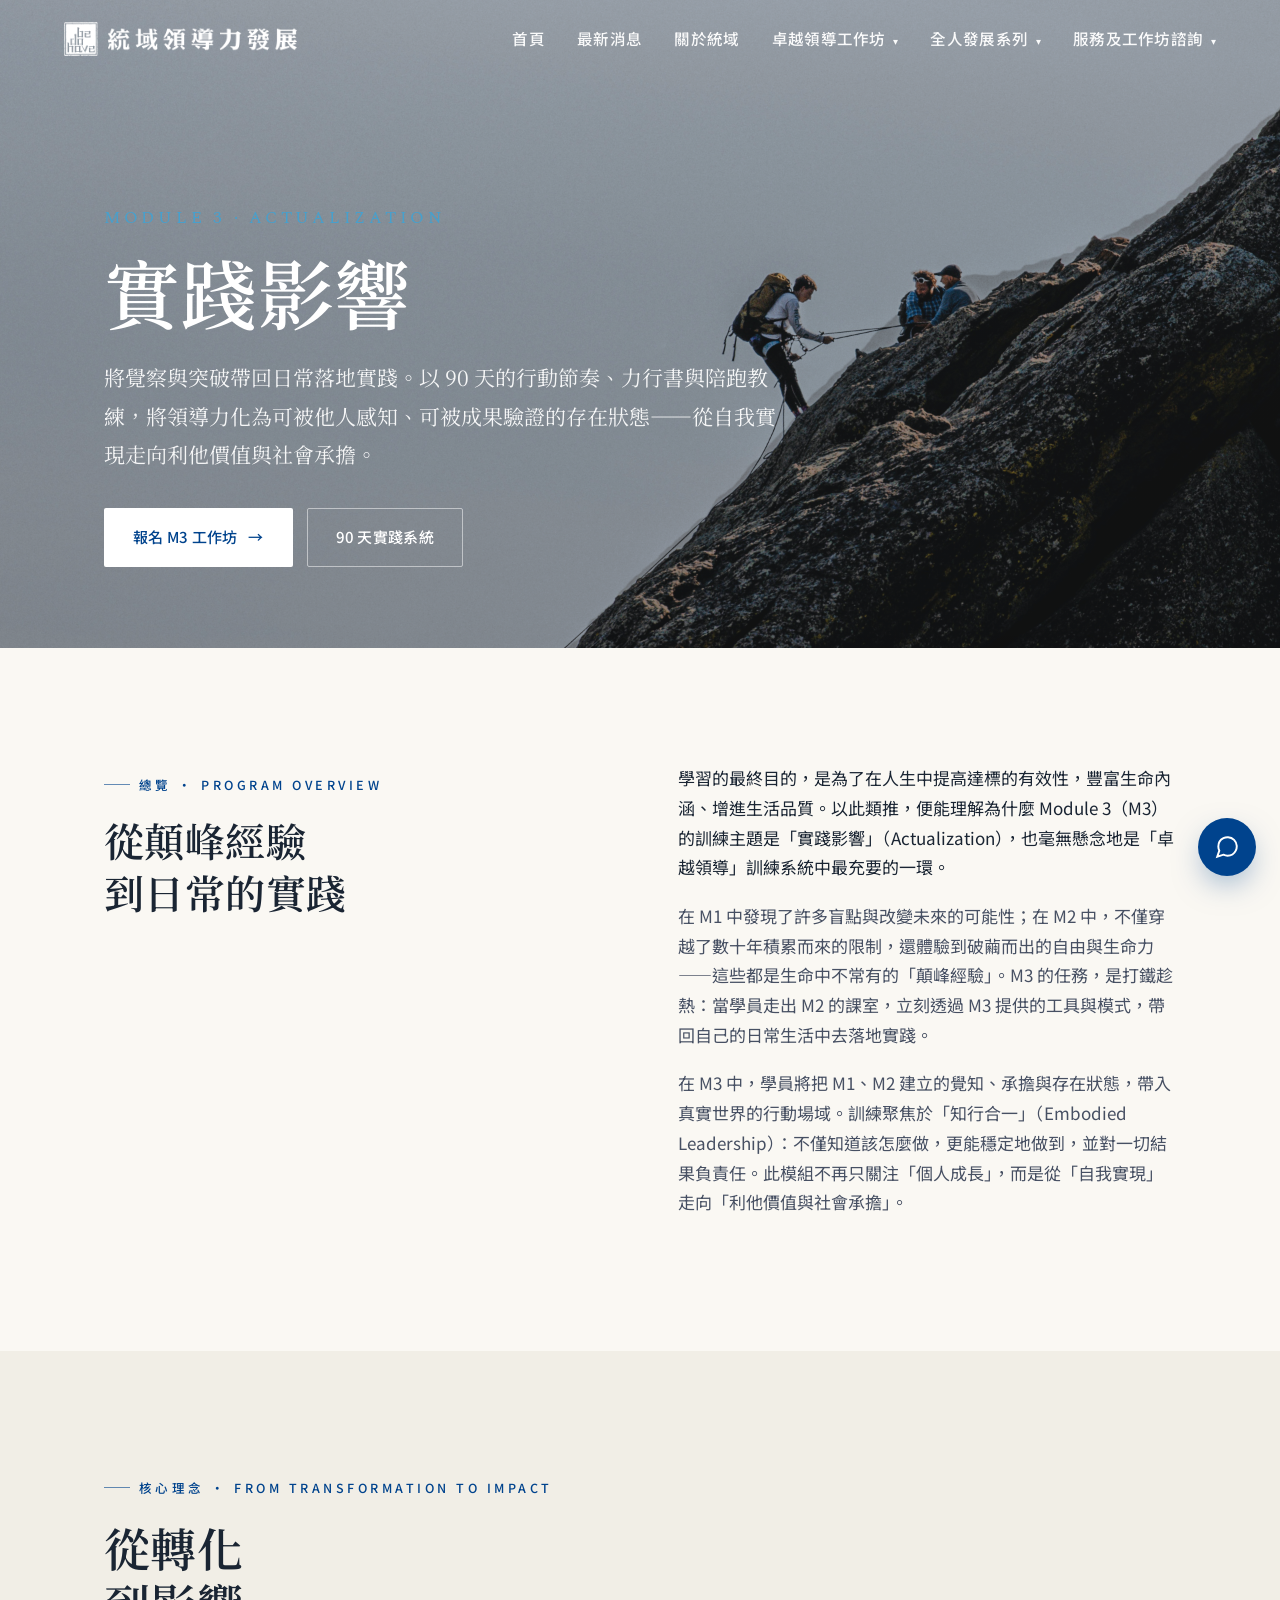
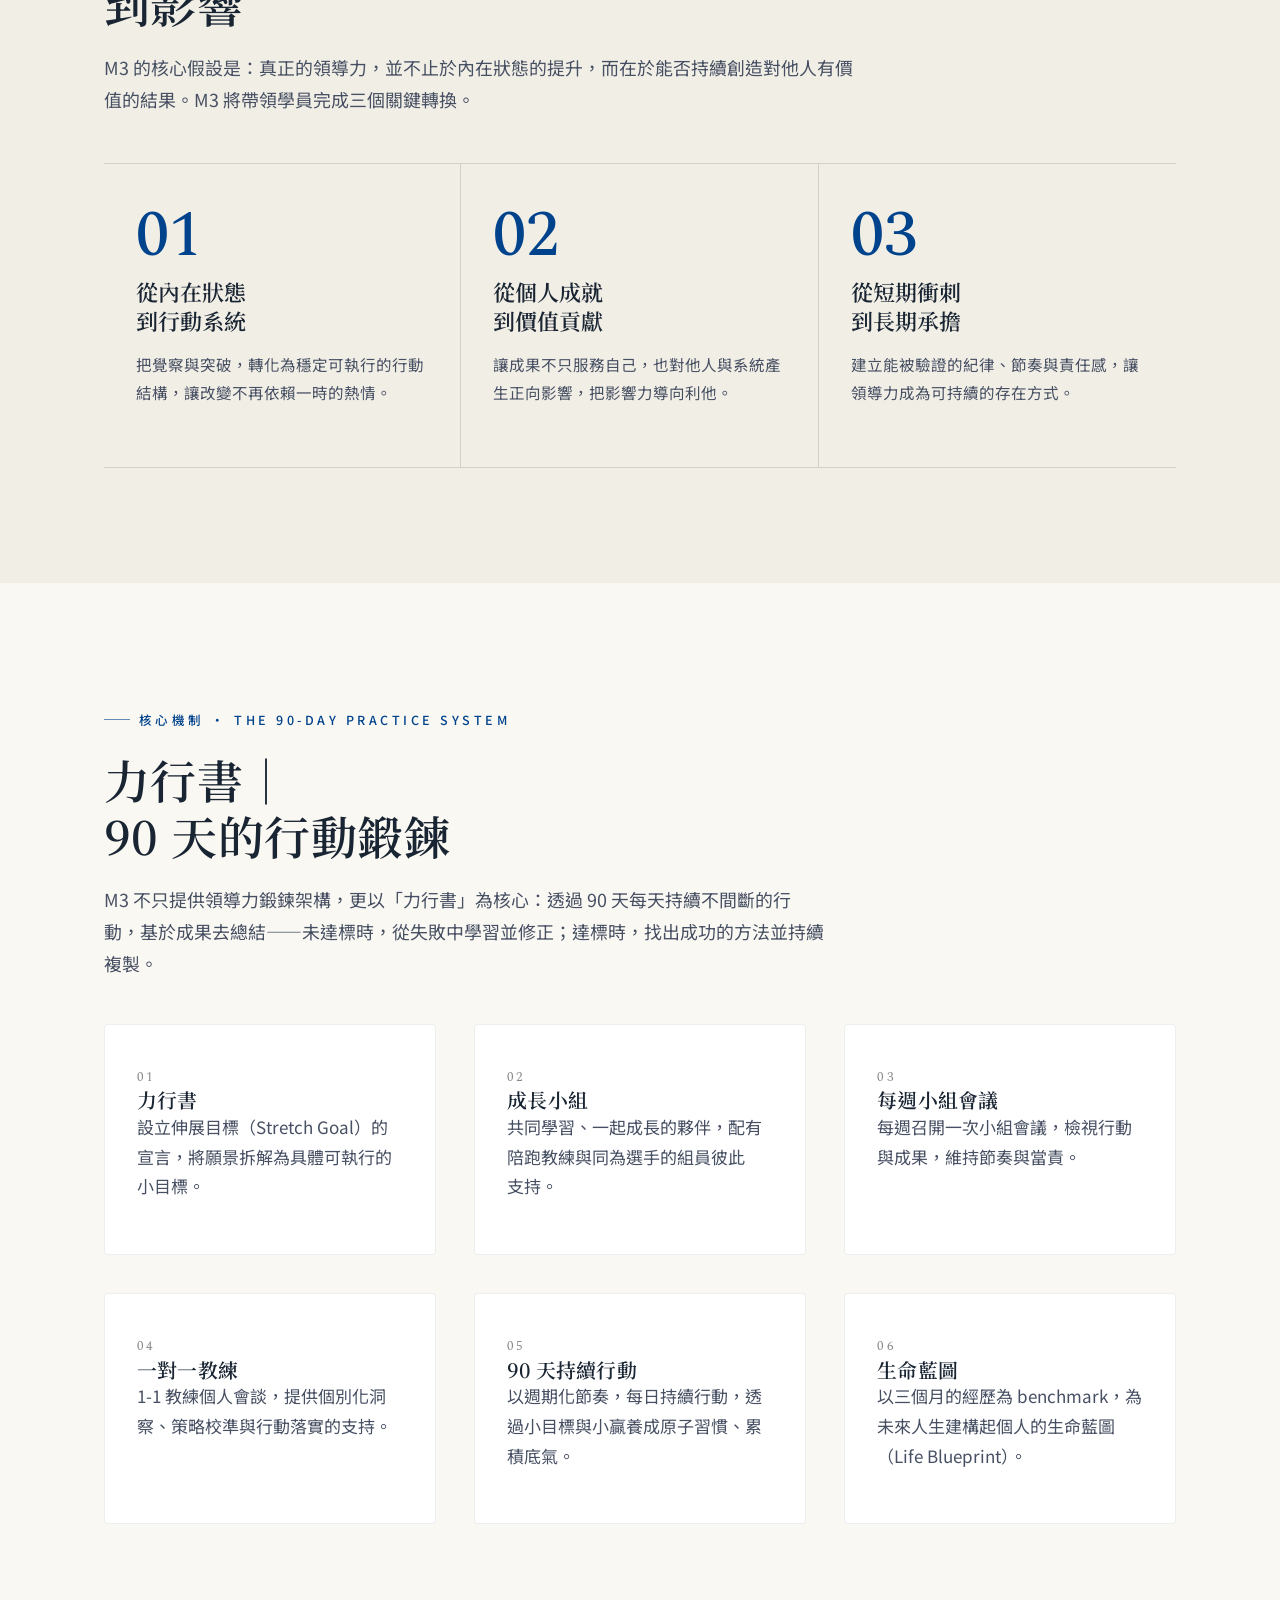
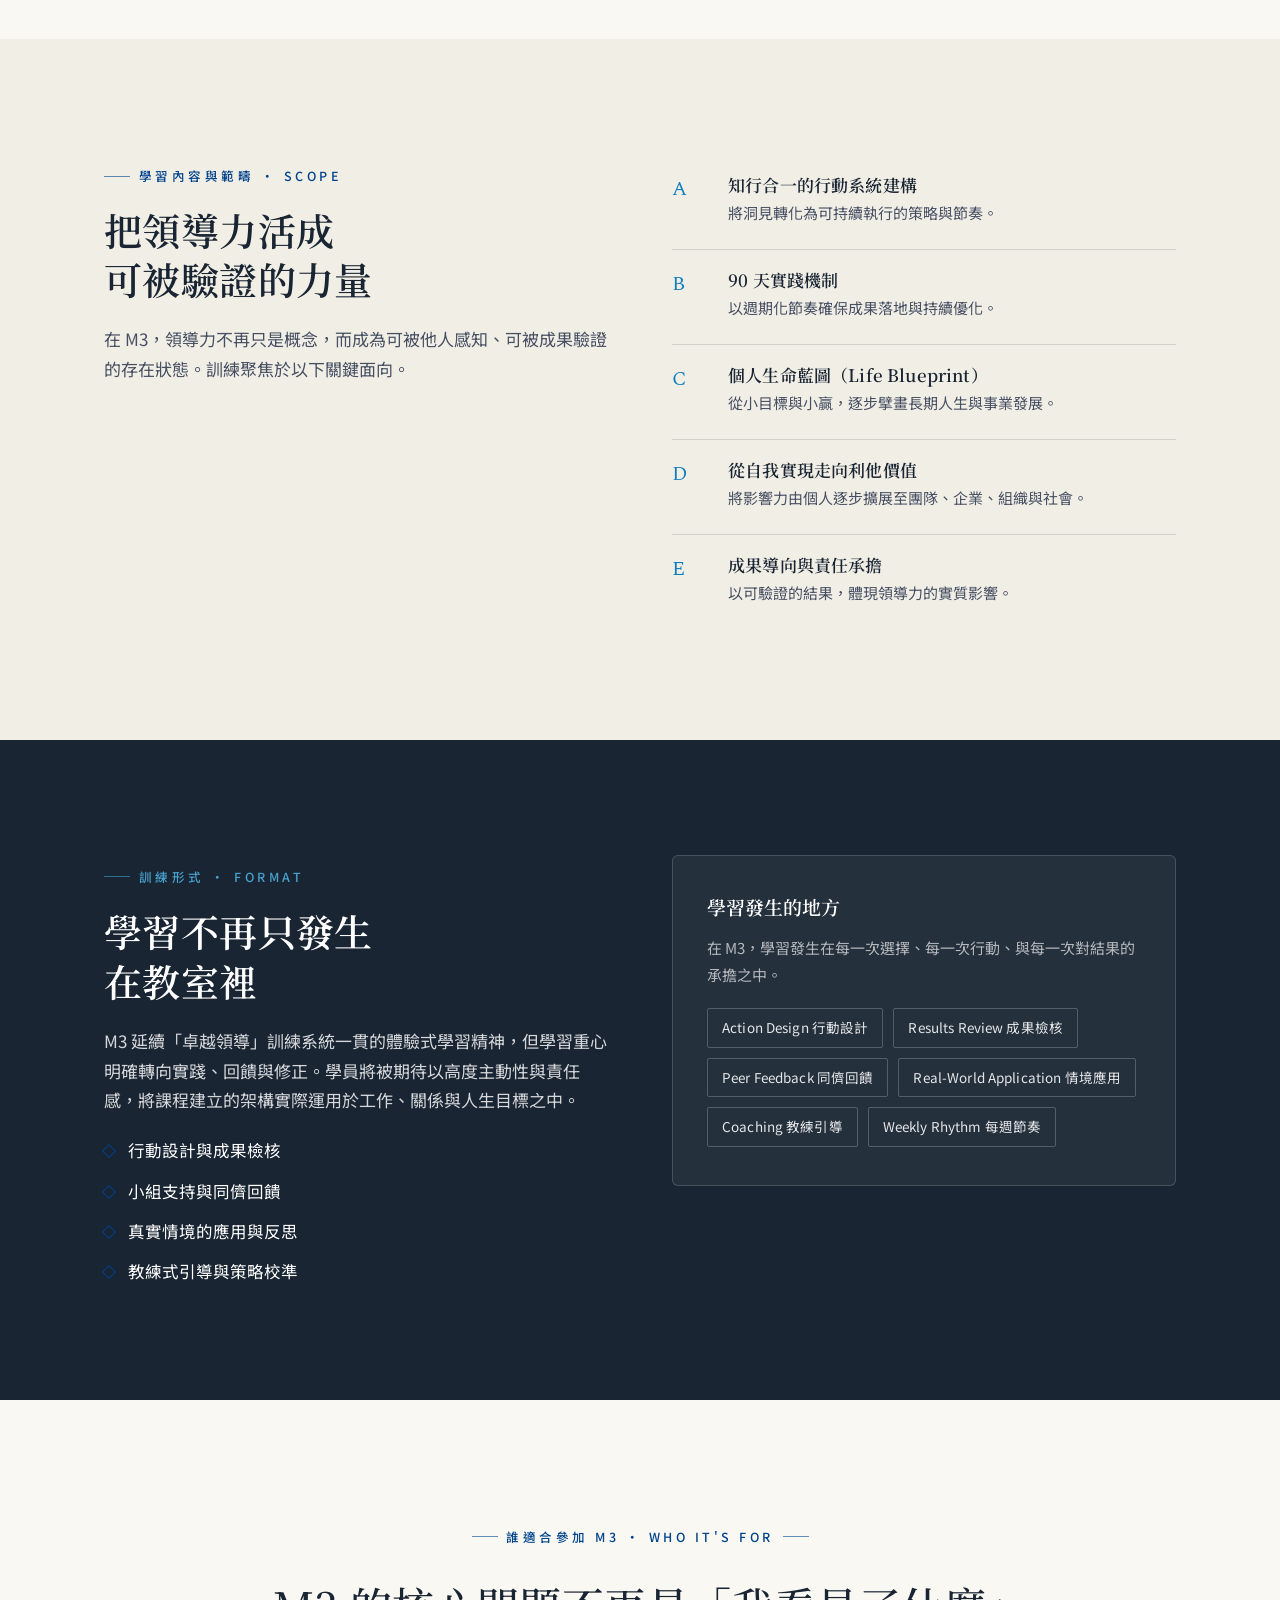
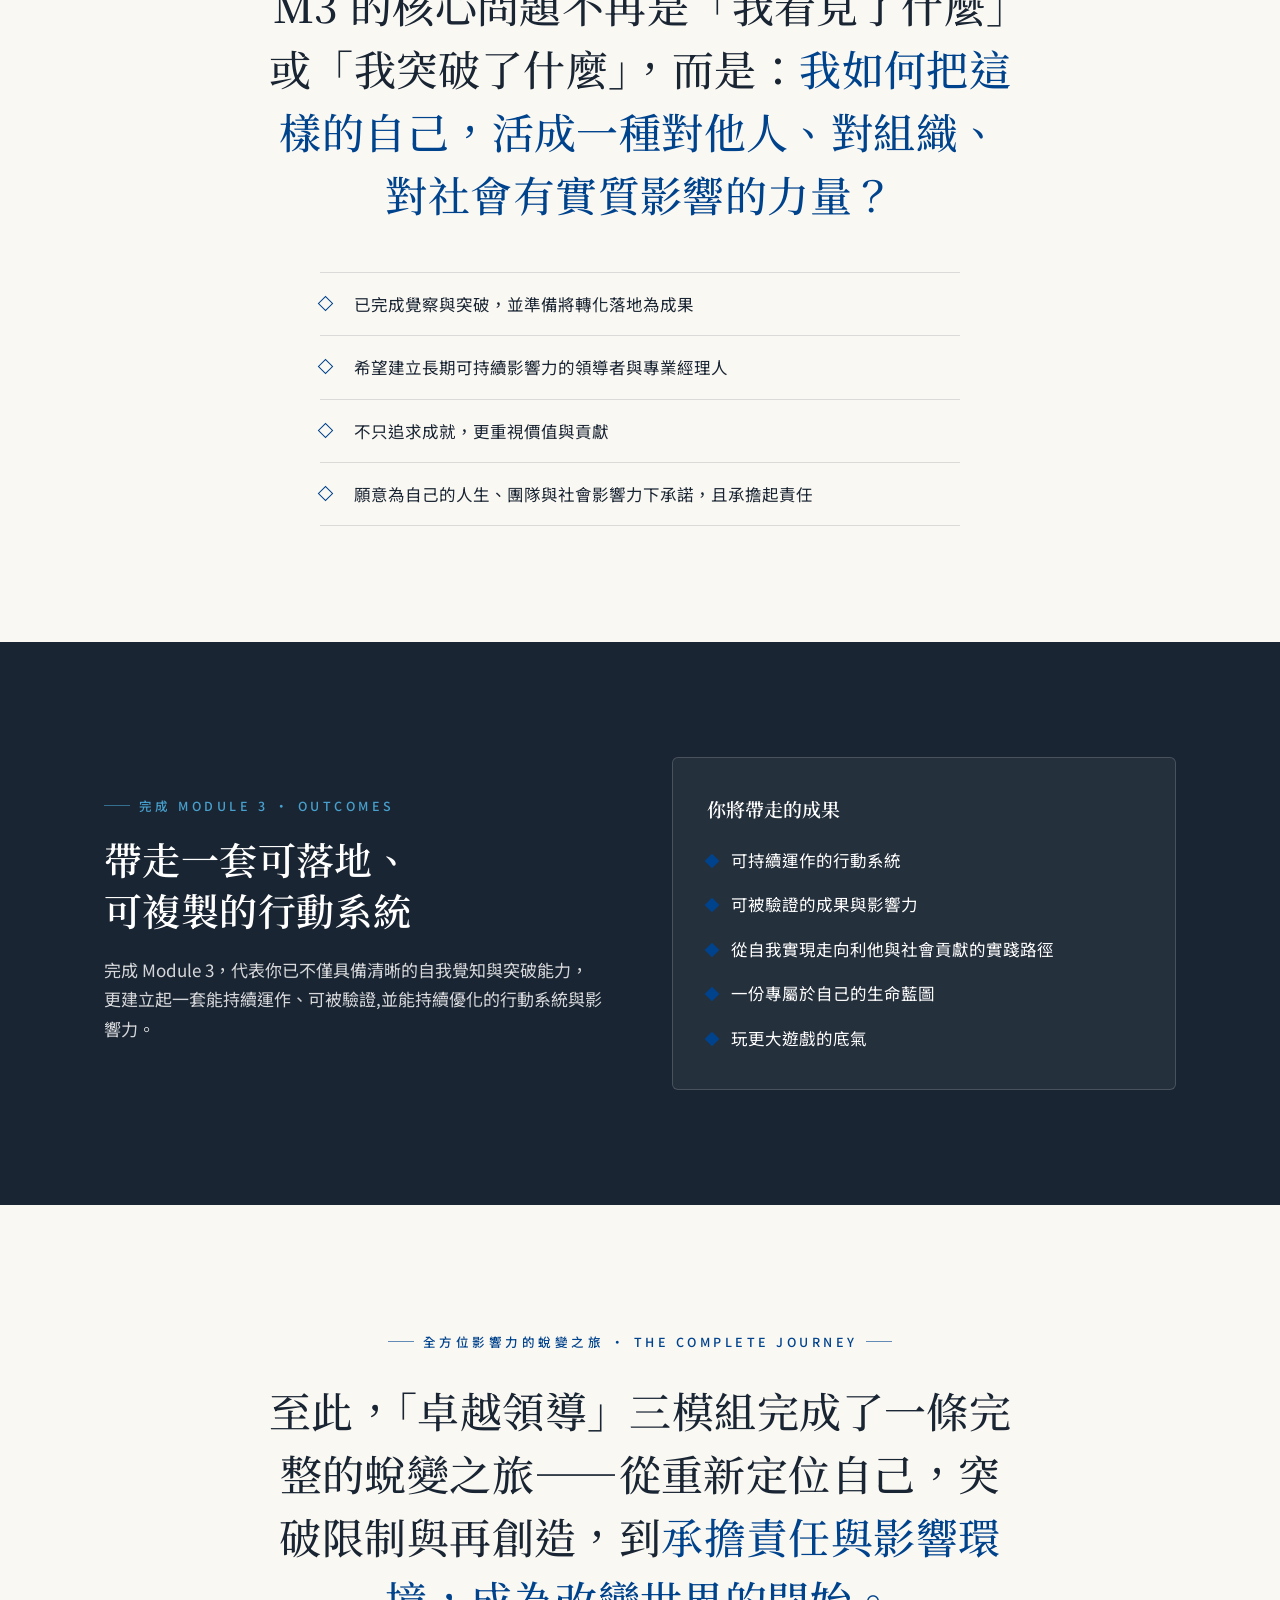
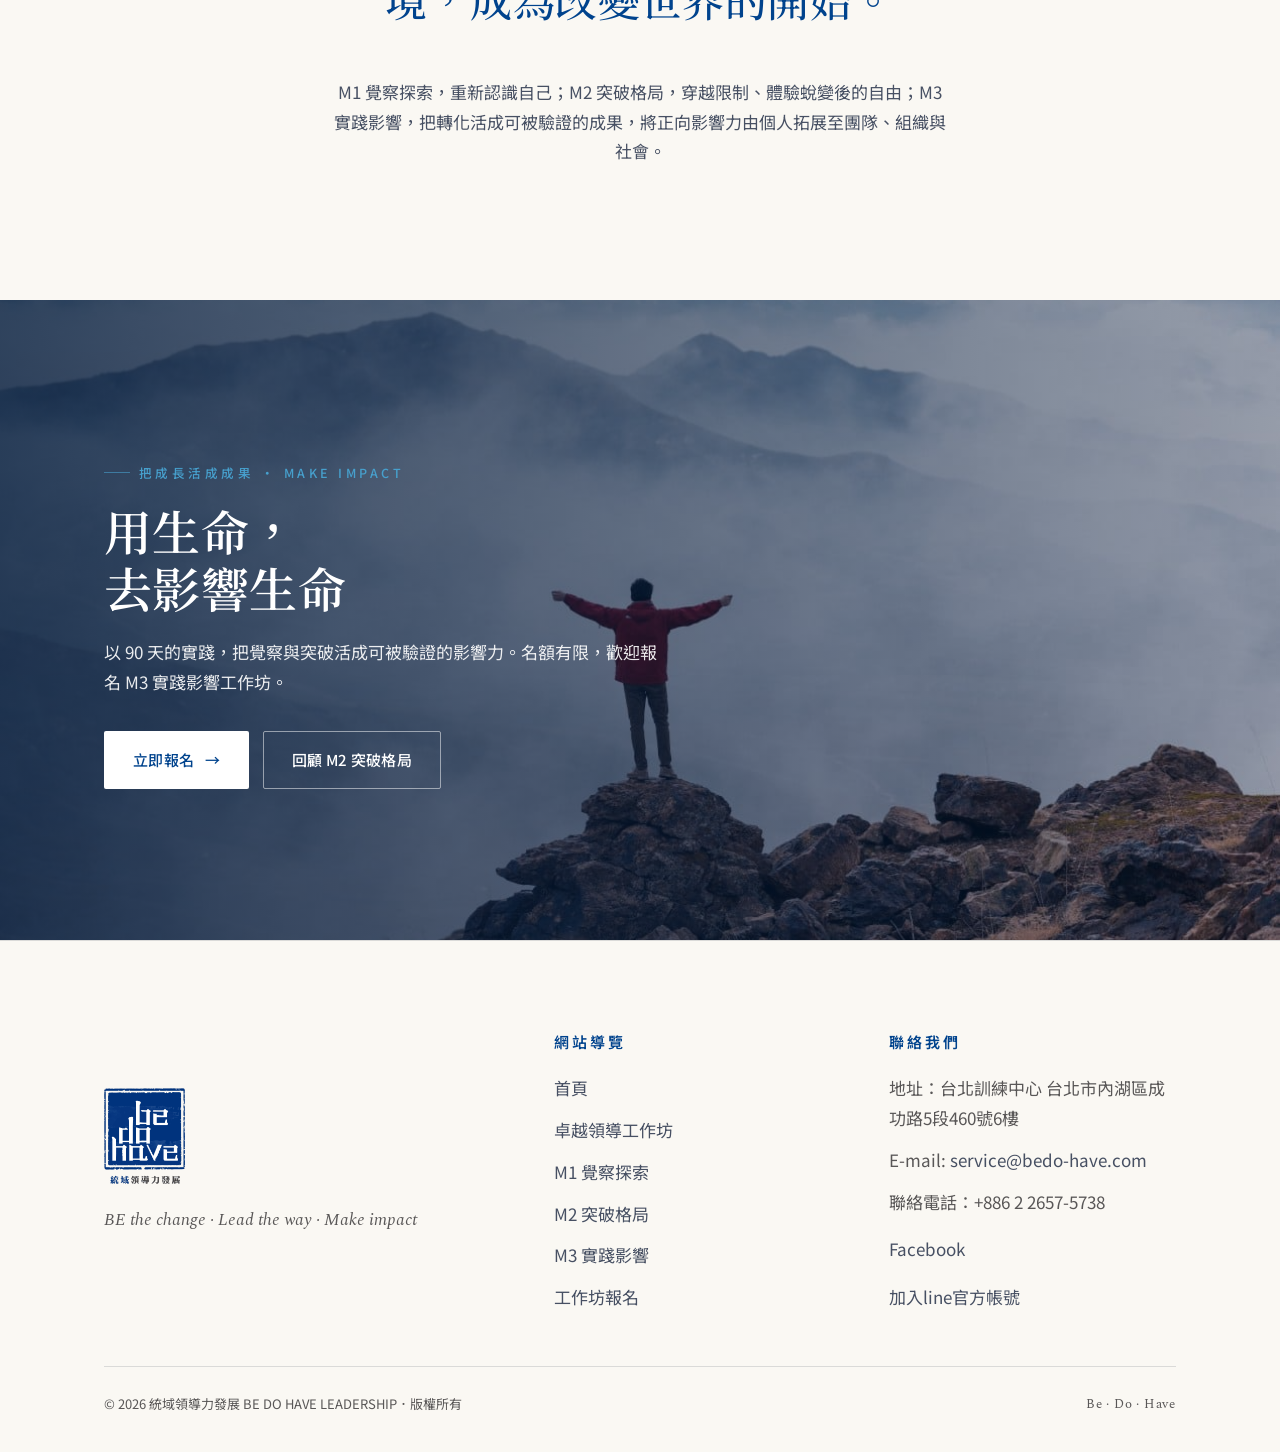
<file: m3.html>
<!DOCTYPE html>
<html lang="zh-Hant">
<head>
<meta charset="UTF-8">
<meta name="viewport" content="width=device-width, initial-scale=1">
<link rel="icon" type="image/png" href="assets/img/favicon.png">
<title>M3 實踐影響 Actualization · 卓越領導工作坊 · 統域領導力發展</title>
<meta name="description" content="卓越領導工作坊 Module 3｜實踐影響（Actualization）。以 90 天實踐節奏與力行書為核心，將覺察與突破化為可落地、可複製、可持續優化的行動系統，從自我實現走向利他價值與社會承擔。">
<link rel="canonical" href="https://bedo-have.com/m3.html">
<meta property="og:type" content="website">
<meta property="og:site_name" content="統域領導力發展 BE DO HAVE LEADERSHIP">
<meta property="og:locale" content="zh_TW">
<meta property="og:url" content="https://bedo-have.com/m3.html">
<meta property="og:title" content="M3 實踐影響 Actualization · 卓越領導工作坊 · 統域領導力發展">
<meta property="og:description" content="卓越領導工作坊 Module 3｜實踐影響（Actualization）。以 90 天實踐節奏與力行書為核心，將覺察與突破化為可落地、可複製、可持續優化的行動系統，從自我實現走向利他價值與社會承擔。">
<meta property="og:image" content="https://bedo-have.com/assets/img/BEM3.png">
<meta name="twitter:card" content="summary_large_image">
<meta name="twitter:title" content="M3 實踐影響 Actualization · 卓越領導工作坊 · 統域領導力發展">
<meta name="twitter:description" content="卓越領導工作坊 Module 3｜實踐影響（Actualization）。以 90 天實踐節奏與力行書為核心，將覺察與突破化為可落地、可複製、可持續優化的行動系統，從自我實現走向利他價值與社會承擔。">
<meta name="twitter:image" content="https://bedo-have.com/assets/img/BEM3.png">
<link rel="stylesheet" href="assets/site.css?v=20260629b">
<link rel="stylesheet" href="assets/inline.css?v=20260629b">
<link rel="stylesheet" href="assets/chatbot.css">
</head>
<body data-hero data-screen-label="M3 實踐影響">

<!-- ============ HEADER ============ -->
<header class="site-header">
  <div class="bar">
    <a class="brand" href="index.html" aria-label="統域領導力發展首頁">
      <img class="logo-dark" src="assets/img/logo-horizontal.png" alt="統域領導力發展 BE DO HAVE LEADERSHIP">
      <img class="logo-white" src="assets/img/white_horizontal.png" alt="統域領導力發展">
    </a>
    <nav class="nav">
      <a class="navlink" href="index.html">首頁</a>
      <a class="navlink" href="index.html#latestnews">最新消息</a>
      <a class="navlink" href="index.html#about">關於統域</a>
      <div class="nav-dropdown">
        <a class="navlink has-dropdown" href="workshop.html">卓越領導工作坊 <span class="dropdown-arrow">▾</span></a>
        <div class="dropdown-menu">
          <a class="dropdown-item" href="workshop.html">完整工作坊介紹</a>
          <a class="dropdown-item" href="m1.html">M1 覺察探索</a>
          <a class="dropdown-item" href="m2.html">M2 突破格局</a>
          <a class="dropdown-item" href="m3.html">M3 實踐影響</a>
          <a class="dropdown-item" href="register.html">工作坊報名</a>
        </div>
      </div>
      <div class="nav-dropdown">
        <a class="navlink has-dropdown" href="">全人發展系列 <span class="dropdown-arrow">▾</span></a>
        <div class="dropdown-menu">
          <a class="dropdown-item" href="abundance-prosperity.html">豐盛富足工作坊</a>
          <a class="dropdown-item" href="https://bedo-have.my.salesforce-sites.com/ClassSchedule/apex/SignUp_Landing_Page?Course_Id=a01TL00001irDoUYAU">工作坊報名</a>
        </div>
      </div>
      <div class="nav-dropdown">
        <a class="navlink has-dropdown" href="">服務及工作坊諮詢 <span class="dropdown-arrow">▾</span></a>
        <div class="dropdown-menu">
          <a class="dropdown-item" href="register.html">企業方案及工作坊諮詢</a>
          <a class="dropdown-item" href="venue-rental.html">場地租借</a>
        </div>
      </div>
    </nav>
    <button class="menu-toggle" aria-label="開啟選單"><span></span><span></span><span></span></button>
  </div>
</header>

<!-- ============ MOBILE NAV ============ -->
<div class="mobile-nav">
  <div class="m-top">
    <img src="assets/img/logo-horizontal.png" alt="統域領導力發展">
    <button class="m-close" data-close aria-label="關閉選單">&times;</button>
  </div>
  <nav class="m-links">
    <a href="index.html">首頁<span class="en">Home</span></a>
    <a href="index.html#about">關於統域<span class="en">About BDH</span></a>
    <a href="index.html#latestnews">最新消息<span class="en">Latest News</span></a>
    <div class="m-accordion">
      <button class="m-accordion-toggle" aria-expanded="false">
        <span class="m-accordion-label">卓越領導工作坊<span class="en">Beyond Excellence Leadership</span></span>
        <span class="m-arrow">▾</span>
      </button>
      <div class="m-accordion-body">
        <a href="workshop.html">完整工作坊介紹<span class="en">Full Workshop</span></a>
        <a href="m1.html">M1 覺察探索<span class="en">Module 1 · Awareness</span></a>
        <a href="m2.html">M2 突破格局<span class="en">Module 2 · Breakthrough</span></a>
        <a href="m3.html">M3 實踐影響<span class="en">Module 3 · Actualization</span></a>
        <a href="register.html">工作坊報名<span class="en">Register</span></a>
      </div>
    </div>
    <div class="m-accordion">
      <button class="m-accordion-toggle" aria-expanded="false">
        <span class="m-accordion-label">全人發展系列<span class="en">Holistic Growth Series</span></span>
        <span class="m-arrow">▾</span>
      </button>
      <div class="m-accordion-body">
        <a href="abundance-prosperity.html">豐盛富足工作坊<span class="en">Abundance & Prosperity</span></a>
      </div>
    </div>
    <div class="m-accordion">
      <button class="m-accordion-toggle" aria-expanded="false">
        <span class="m-accordion-label">服務及工作坊諮詢<span class="en">Consulting & Registration</span></span>
        <span class="m-arrow">▾</span>
      </button>
      <div class="m-accordion-body">
        <a href="register.html">企業方案及工作坊諮詢<span class="en">Register</span></a>
        <a href="venue-rental.html">場地租借<span class="en">Venue Rental</span></a>
      </div>
    </div>
  </nav>
  <div class="m-cta"><a class="btn btn-primary" href="register.html">服務及工作坊諮詢<span class="arr">→</span></a></div>
</div>

<!-- PAGE HERO -->
<section class="page-hero" data-screen-label="M3 Hero">
  <div class="hero-bg"><img src="assets/img/BEM3.png" alt="結繩攀上岩壁頂端、彼此接應的登山者"></div>
  <div class="ph-inner">
    <span class="module-tag">Module 3 · Actualization</span>
    <h1>實踐影響</h1>
    <p class="ph-lead">將覺察與突破帶回日常落地實踐。以 90 天的行動節奏、力行書與陪跑教練，將領導力化為可被他人感知、可被成果驗證的存在狀態——從自我實現走向利他價值與社會承擔。</p>
    <div class="hero-actions">
      <a class="btn btn-light" href="register.html">報名 M3 工作坊 <span class="arr">→</span></a>
      <a class="btn btn-outline-light" href="#system">90 天實踐系統</a>
    </div>
  </div>
</section>

<!-- OVERVIEW -->
<section class="section" data-screen-label="總覽">
  <div class="wrap">
    <div class="grid cols-2 is34">
      <div class="reveal">
        <span class="eyebrow">總覽 · Program Overview</span>
        <h2 class="is35">從顛峰經驗<br>到日常的實踐</h2>
      </div>
      <div class="reveal d1">
        <p>學習的最終目的，是為了在人生中提高達標的有效性，豐富生命內涵、增進生活品質。以此類推，便能理解為什麼 Module 3（M3）的訓練主題是「實踐影響」（Actualization），也毫無懸念地是「卓越領導」訓練系統中最充要的一環。</p>
        <p class="muted">在 M1 中發現了許多盲點與改變未來的可能性；在 M2 中，不僅穿越了數十年積累而來的限制，還體驗到破繭而出的自由與生命力——這些都是生命中不常有的「顛峰經驗」。M3 的任務，是打鐵趁熱：當學員走出 M2 的課室，立刻透過 M3 提供的工具與模式，帶回自己的日常生活中去落地實踐。</p>
        <p class="muted">在 M3 中，學員將把 M1、M2 建立的覺知、承擔與存在狀態，帶入真實世界的行動場域。訓練聚焦於「知行合一」（Embodied Leadership）：不僅知道該怎麼做，更能穩定地做到，並對一切結果負責任。此模組不再只關注「個人成長」，而是從「自我實現」走向「利他價值與社會承擔」。</p>
      </div>
    </div>
  </div>
</section>

<!-- CORE IDEA — THREE TRANSITIONS -->
<section class="section bg-paper-2" data-screen-label="核心理念">
  <div class="wrap">
    <div class="sec-head reveal is83">
      <span class="eyebrow">核心理念 · From Transformation to Impact</span>
      <h2>從轉化<br>到影響</h2>
      <p class="sec-lead">M3 的核心假設是：真正的領導力，並不止於內在狀態的提升，而在於能否持續創造對他人有價值的結果。M3 將帶領學員完成三個關鍵轉換。</p>
    </div>
    <div class="bdh-row reveal d1 is13">
      <div class="bdh-item">
        <span class="bdh-k en">01</span>
        <span class="bdh-cjk">從內在狀態<br>到行動系統</span>
        <p>把覺察與突破，轉化為穩定可執行的行動結構，讓改變不再依賴一時的熱情。</p>
      </div>
      <div class="bdh-item">
        <span class="bdh-k en">02</span>
        <span class="bdh-cjk">從個人成就<br>到價值貢獻</span>
        <p>讓成果不只服務自己，也對他人與系統產生正向影響，把影響力導向利他。</p>
      </div>
      <div class="bdh-item">
        <span class="bdh-k en">03</span>
        <span class="bdh-cjk">從短期衝刺<br>到長期承擔</span>
        <p>建立能被驗證的紀律、節奏與責任感，讓領導力成為可持續的存在方式。</p>
      </div>
    </div>
  </div>
</section>

<!-- 90-DAY SYSTEM -->
<section class="section" id="system" data-screen-label="90天實踐系統">
  <div class="wrap">
    <div class="sec-head reveal is52">
      <span class="eyebrow">核心機制 · The 90-Day Practice System</span>
      <h2>力行書｜<br>90 天的行動鍛鍊</h2>
      <p class="sec-lead">M3 不只提供領導力鍛鍊架構，更以「力行書」為核心：透過 90 天每天持續不間斷的行動，基於成果去總結——未達標時，從失敗中學習並修正；達標時，找出成功的方法並持續複製。</p>
    </div>
    <div class="grid cols-3 is77">
      <div class="card reveal d1">
        <span class="sec-num">01</span>
        <h3 class="mc-h">力行書</h3>
        <p class="muted">設立伸展目標（Stretch Goal）的宣言，將願景拆解為具體可執行的小目標。</p>
      </div>
      <div class="card reveal d1">
        <span class="sec-num">02</span>
        <h3 class="mc-h">成長小組</h3>
        <p class="muted">共同學習、一起成長的夥伴，配有陪跑教練與同為選手的組員彼此支持。</p>
      </div>
      <div class="card reveal d1">
        <span class="sec-num">03</span>
        <h3 class="mc-h">每週小組會議</h3>
        <p class="muted">每週召開一次小組會議，檢視行動與成果，維持節奏與當責。</p>
      </div>
      <div class="card reveal d1">
        <span class="sec-num">04</span>
        <h3 class="mc-h">一對一教練</h3>
        <p class="muted">1-1 教練個人會談，提供個別化洞察、策略校準與行動落實的支持。</p>
      </div>
      <div class="card reveal d1">
        <span class="sec-num">05</span>
        <h3 class="mc-h">90 天持續行動</h3>
        <p class="muted">以週期化節奏，每日持續行動，透過小目標與小贏養成原子習慣、累積底氣。</p>
      </div>
      <div class="card reveal d1">
        <span class="sec-num">06</span>
        <h3 class="mc-h">生命藍圖</h3>
        <p class="muted">以三個月的經歷為 benchmark，為未來人生建構起個人的生命藍圖（Life Blueprint）。</p>
      </div>
    </div>
  </div>
</section>

<!-- SCOPE & CONTENT -->
<section class="section bg-paper-2" data-screen-label="學習內容與範疇">
  <div class="wrap">
    <div class="grid cols-2 is84">
      <div class="reveal">
        <span class="eyebrow">學習內容與範疇 · Scope</span>
        <h2 class="is85">把領導力活成<br>可被驗證的力量</h2>
        <p class="muted is16">在 M3，領導力不再只是概念，而成為可被他人感知、可被成果驗證的存在狀態。訓練聚焦於以下關鍵面向。</p>
      </div>
      <div class="reveal d1">
        <div class="scope-grid">
          <div class="scope-item"><span class="si-n">A</span><div><h4>知行合一的行動系統建構</h4><p>將洞見轉化為可持續執行的策略與節奏。</p></div></div>
          <div class="scope-item"><span class="si-n">B</span><div><h4>90 天實踐機制</h4><p>以週期化節奏確保成果落地與持續優化。</p></div></div>
          <div class="scope-item"><span class="si-n">C</span><div><h4>個人生命藍圖（Life Blueprint）</h4><p>從小目標與小贏，逐步擘畫長期人生與事業發展。</p></div></div>
          <div class="scope-item"><span class="si-n">D</span><div><h4>從自我實現走向利他價值</h4><p>將影響力由個人逐步擴展至團隊、企業、組織與社會。</p></div></div>
          <div class="scope-item"><span class="si-n">E</span><div><h4>成果導向與責任承擔</h4><p>以可驗證的結果，體現領導力的實質影響。</p></div></div>
        </div>
      </div>
    </div>
  </div>
</section>

<!-- TRAINING FORMAT -->
<section class="section bg-ink" data-screen-label="訓練形式">
  <div class="wrap">
    <div class="grid cols-2 is17">
      <div class="reveal">
        <span class="eyebrow light">訓練形式 · Format</span>
        <h2 class="is48">學習不再只發生<br>在教室裡</h2>
        <p class="is49">M3 延續「卓越領導」訓練系統一貫的體驗式學習精神，但學習重心明確轉向實踐、回饋與修正。學員將被期待以高度主動性與責任感，將課程建立的架構實際運用於工作、關係與人生目標之中。</p>
        <ul class="tick-list is86">
          <li class="is51">行動設計與成果檢核</li>
          <li class="is51">小組支持與同儕回饋</li>
          <li class="is51">真實情境的應用與反思</li>
          <li class="is51">教練式引導與策略校準</li>
        </ul>
      </div>
      <div class="reveal d1 value-panel">
        <span class="vp-title">學習發生的地方</span>
        <p class="is87">在 M3，學習發生在每一次選擇、每一次行動、與每一次對結果的承擔之中。</p>
        <div class="form-tags">
          <span class="ftag">Action Design 行動設計</span>
          <span class="ftag">Results Review 成果檢核</span>
          <span class="ftag">Peer Feedback 同儕回饋</span>
          <span class="ftag">Real-World Application 情境應用</span>
          <span class="ftag">Coaching 教練引導</span>
          <span class="ftag">Weekly Rhythm 每週節奏</span>
        </div>
      </div>
    </div>
  </div>
</section>

<!-- WHO -->
<section class="section" data-screen-label="適合對象">
  <div class="narrow is0">
    <div class="reveal">
      <span class="eyebrow center is1">誰適合參加 M3 · Who It's For</span>
      <p class="pullquote is29">M3 的核心問題不再是「我看見了什麼」或「我突破了什麼」，而是：<span class="accent">我如何把這樣的自己，活成一種對他人、對組織、對社會有實質影響的力量？</span></p>
    </div>
    <ul class="who-list reveal d1">
      <li>已完成覺察與突破，並準備將轉化落地為成果</li>
      <li>希望建立長期可持續影響力的領導者與專業經理人</li>
      <li>不只追求成就，更重視價值與貢獻</li>
      <li>願意為自己的人生、團隊與社會影響力下承諾，且承擔起責任</li>
    </ul>
  </div>
</section>

<!-- OUTCOMES -->
<section class="section bg-ink" data-screen-label="完成成效">
  <div class="wrap">
    <div class="grid cols-2 is47">
      <div class="reveal">
        <span class="eyebrow light">完成 Module 3 · Outcomes</span>
        <h2 class="is48">帶走一套可落地、<br>可複製的行動系統</h2>
        <p class="is49">完成 Module 3，代表你已不僅具備清晰的自我覺知與突破能力，更建立起一套能持續運作、可被驗證,並能持續優化的行動系統與影響力。</p>
      </div>
      <div class="reveal d1 value-panel">
        <span class="vp-title">你將帶走的成果</span>
        <ul class="tick-list solid is50">
          <li class="is51">可持續運作的行動系統</li>
          <li class="is51">可被驗證的成果與影響力</li>
          <li class="is51">從自我實現走向利他與社會貢獻的實踐路徑</li>
          <li class="is51">一份專屬於自己的生命藍圖</li>
          <li class="is51">玩更大遊戲的底氣</li>
        </ul>
      </div>
    </div>
  </div>
</section>

<!-- CLOSING — THREE MODULES COMPLETE -->
<section class="section" data-screen-label="蛻變之旅">
  <div class="narrow is0">
    <div class="reveal">
      <span class="eyebrow center is1">全方位影響力的蛻變之旅 · The Complete Journey</span>
      <p class="pullquote is29">至此，「卓越領導」三模組完成了一條完整的蛻變之旅——從重新定位自己，突破限制與再創造，到<span class="accent">承擔責任與影響環境，成為改變世界的開始。</span></p>
      <p class="muted is81">M1 覺察探索，重新認識自己；M2 突破格局，穿越限制、體驗蛻變後的自由；M3 實踐影響，把轉化活成可被驗證的成果，將正向影響力由個人拓展至團隊、組織與社會。</p>
    </div>
  </div>
</section>

<!-- CTA -->
<section class="figure-full" data-screen-label="結尾行動">
  <img src="assets/img/summit-arms.jpg" alt="於山頂張開雙臂迎向天空的登山者">
  <div class="is82">
    <div class="wrap is23">
      <div class="reveal is24">
        <span class="eyebrow light">把成長活成成果 · Make Impact</span>
        <h2 class="is80">用生命，<br>去影響生命</h2>
        <p class="is26">以 90 天的實踐，把覺察與突破活成可被驗證的影響力。名額有限，歡迎報名 M3 實踐影響工作坊。</p>
        <div class="hero-actions">
          <a class="btn btn-light" href="register.html">立即報名 <span class="arr">→</span></a>
          <a class="btn btn-outline-light" href="m2.html">回顧 M2 突破格局</a>
        </div>
      </div>
    </div>
  </div>
</section>

<!-- FOOTER -->
<footer class="site-footer" data-screen-label="頁尾">
  <div class="wrap">
    <div class="footer-top">
      <div class="footer-brand">
        <a href="index.html" aria-label="統域領導力發展首頁">
          <img src="assets/img/logo-vertical.png" alt="統域領導力發展">
        </a>
        <p class="manifesto-line">BE the change · Lead the way · Make impact</p>
      </div>
      <div class="footer-col">
        <h5>網站導覽</h5>
        <ul>
          <li><a href="index.html">首頁</a></li>
          <li><a href="workshop.html">卓越領導工作坊</a></li>
          <li><a href="m1.html">M1 覺察探索</a></li>
          <li><a href="m2.html">M2 突破格局</a></li>
          <li><a href="m3.html">M3 實踐影響</a></li>
          <li><a href="register.html">工作坊報名</a></li>
        </ul>
      </div>
      <div class="footer-col">
        <h5>聯絡我們</h5>
        <ul>
          <li>地址：台北訓練中心 台北市內湖區成功路5段460號6樓 <!--<span class="placeholder-tag"></span></li>--></li>
          <li>E-mail: <a href="mailto:service@bedo-have.com">service@bedo-have.com</a> <!--<span class="placeholder-tag"></span></li>--></li>
          <li>聯絡電話：+886 2 2657-5738 <!--<span class="placeholder-tag"></span></li>--></li>
          <li class="is27"><a href="https://www.facebook.com/bedohaveleadership">Facebook</a> </li>
          <li class="is27"><a href="https://lin.ee/pza7yn4">加入line官方帳號</a> </li>
        </ul>
      </div>
    </div>
    <div class="footer-bottom">
      <span>© 2026 統域領導力發展 BE DO HAVE LEADERSHIP．版權所有</span>
      <span class="tagline">Be · Do · Have</span>
    </div>
  </div>
</footer>

<template id="__bundler_thumbnail" data-bg-color="#022C5C">
  <svg viewBox="0 0 1200 800" xmlns="http://www.w3.org/2000/svg">
    <rect width="1200" height="800" fill="#022C5C"/>
    <rect x="468" y="232" width="264" height="264" rx="10" fill="none" stroke="#47A0CD" stroke-width="10"/>
    <text x="600" y="408" text-anchor="middle" font-family="Georgia, serif" font-size="120" font-weight="700" fill="#ffffff">M3</text>
    <text x="600" y="588" text-anchor="middle" font-family="sans-serif" font-size="40" letter-spacing="8" fill="#ffffff">實踐影響</text>
    <text x="600" y="648" text-anchor="middle" font-family="Georgia, serif" font-size="26" font-style="italic" letter-spacing="4" fill="#9FC6E0">Actualization</text>
  </svg>
</template>
<script src="assets/site.js"></script>
<script src="assets/chatbot.js"></script>
</body>
</html>
</file>
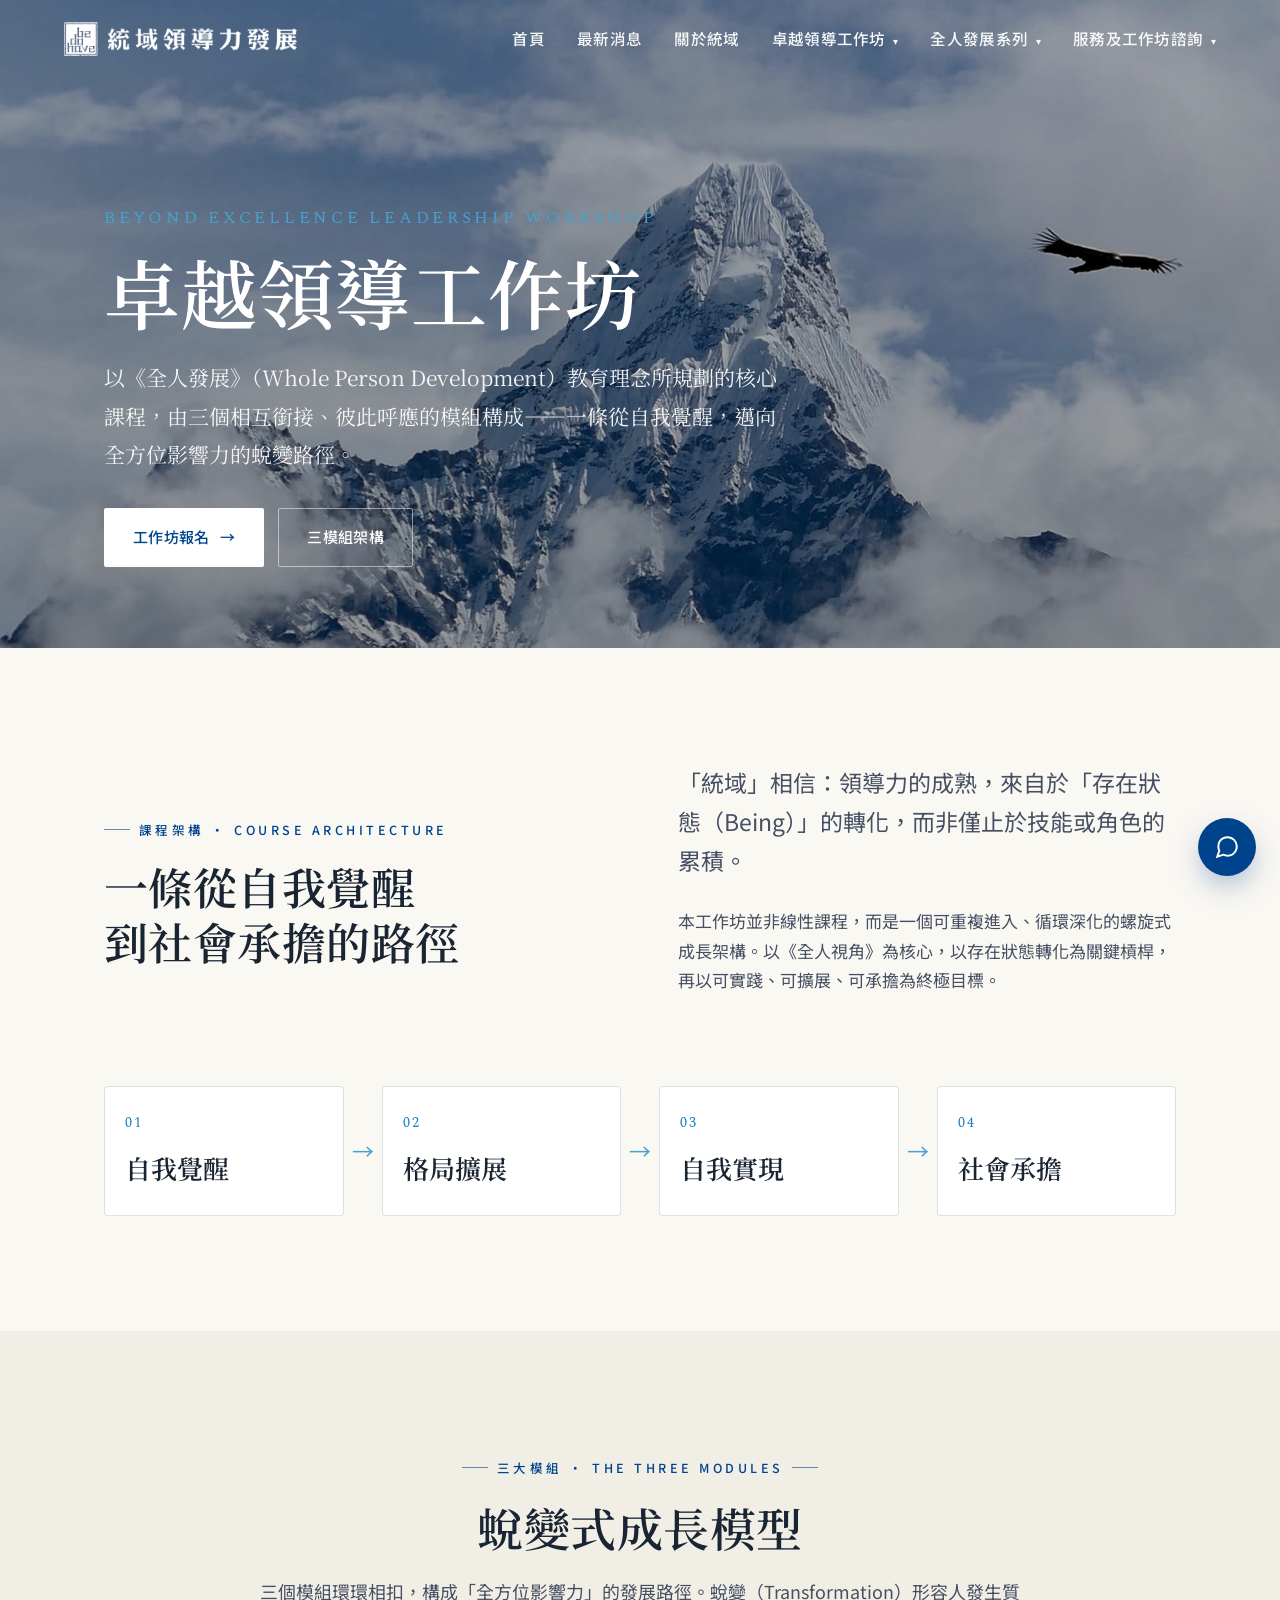
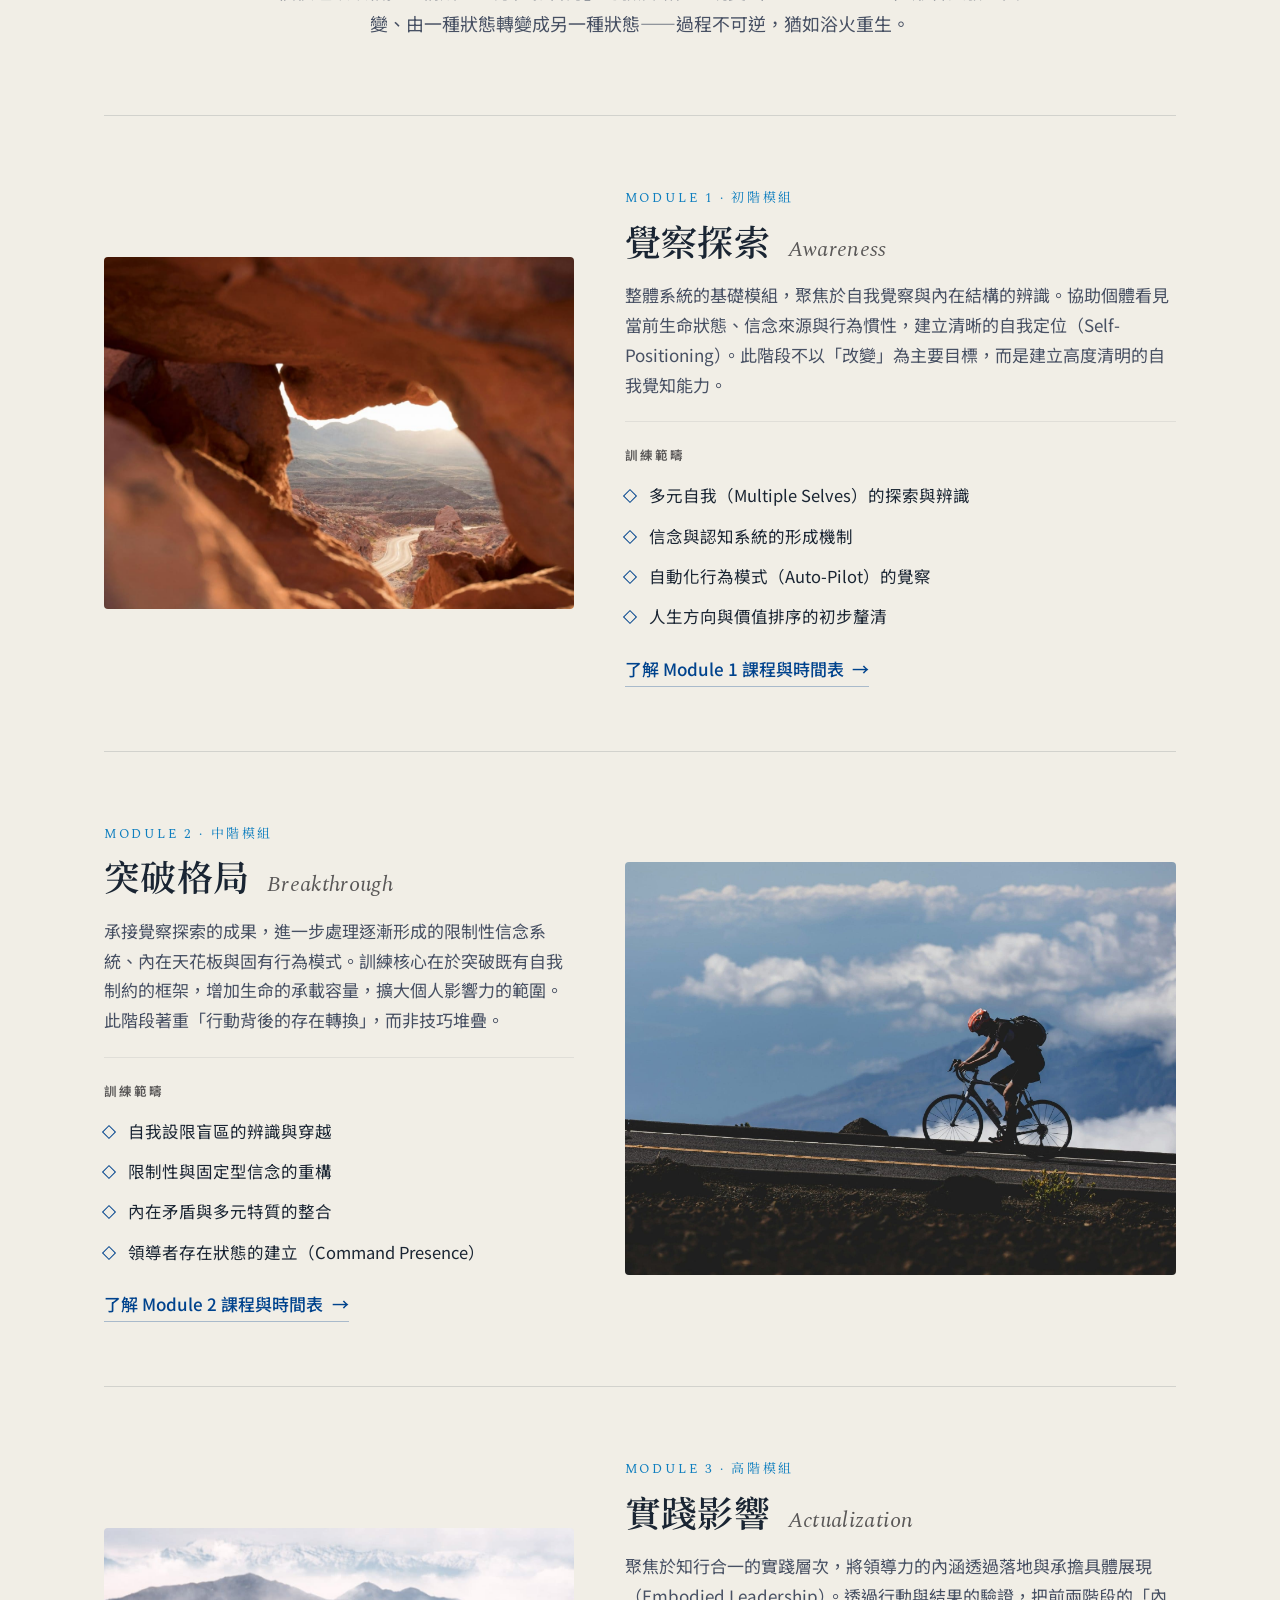
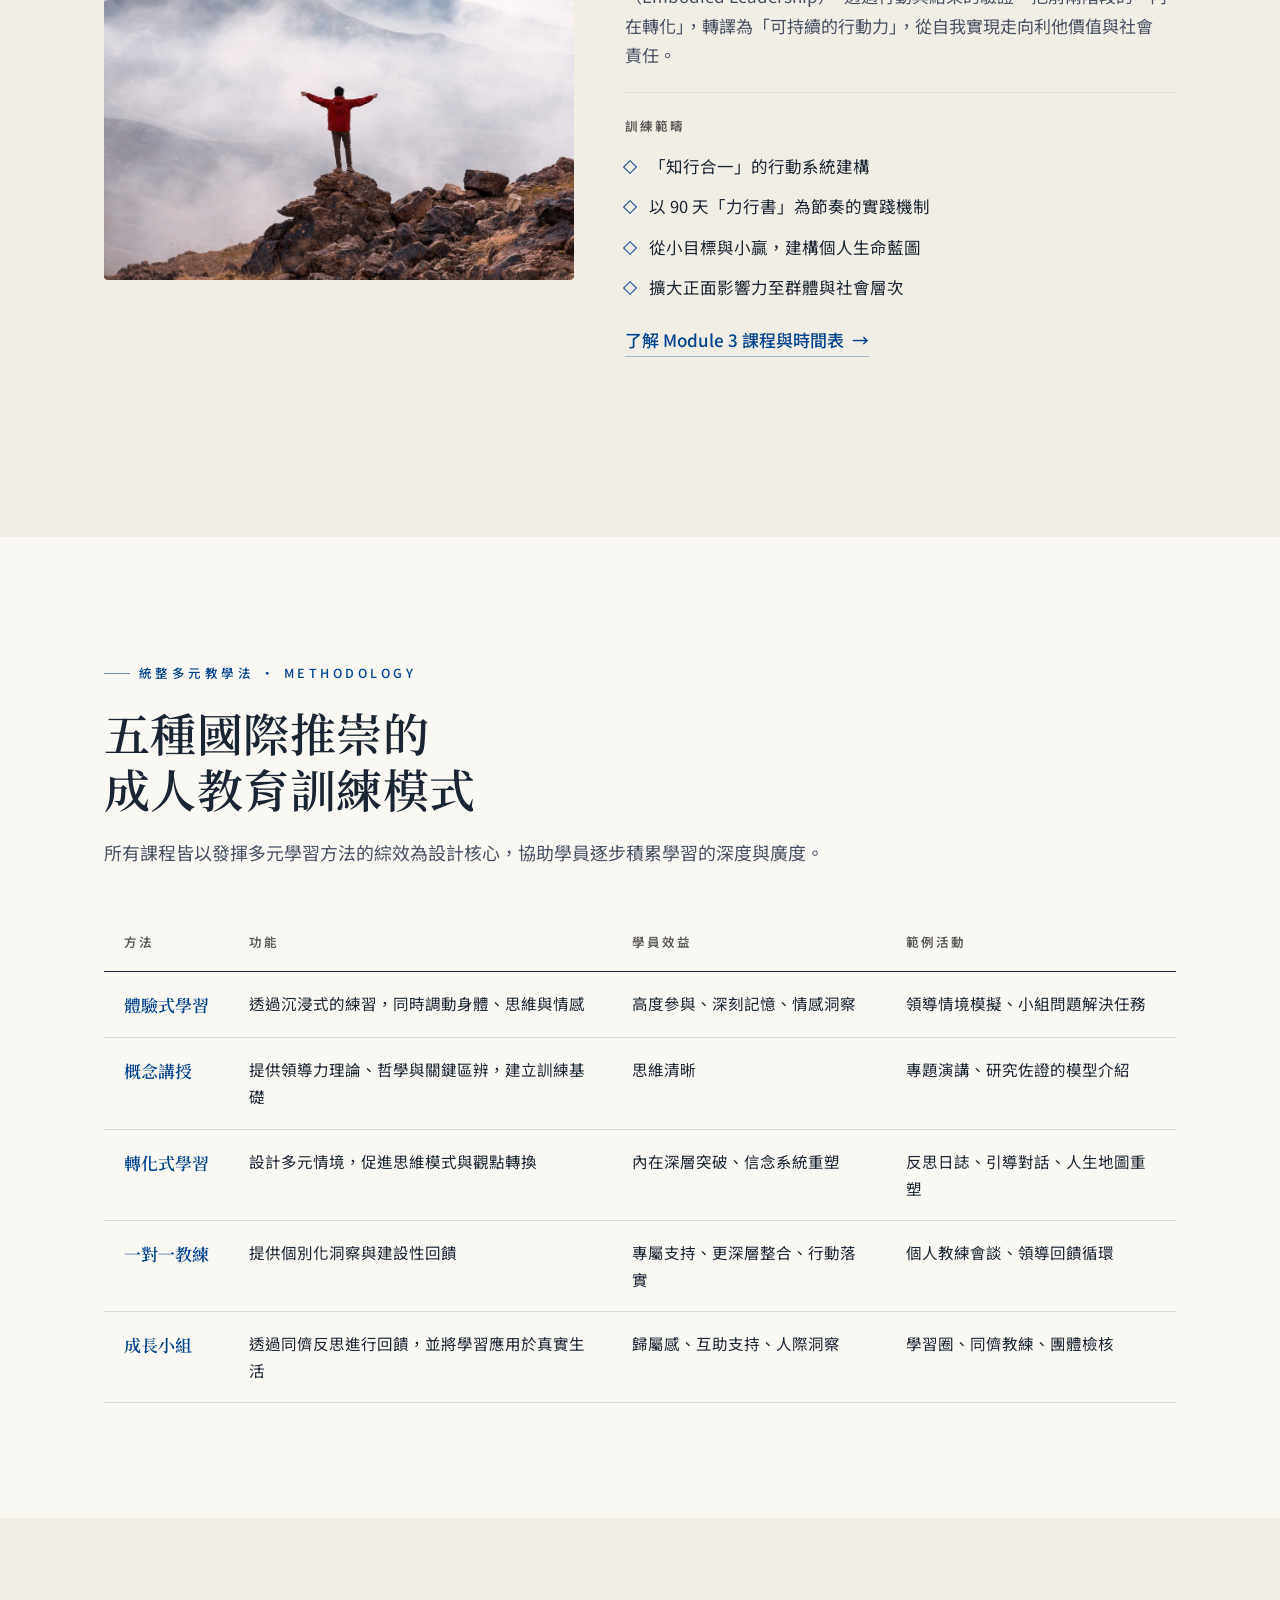
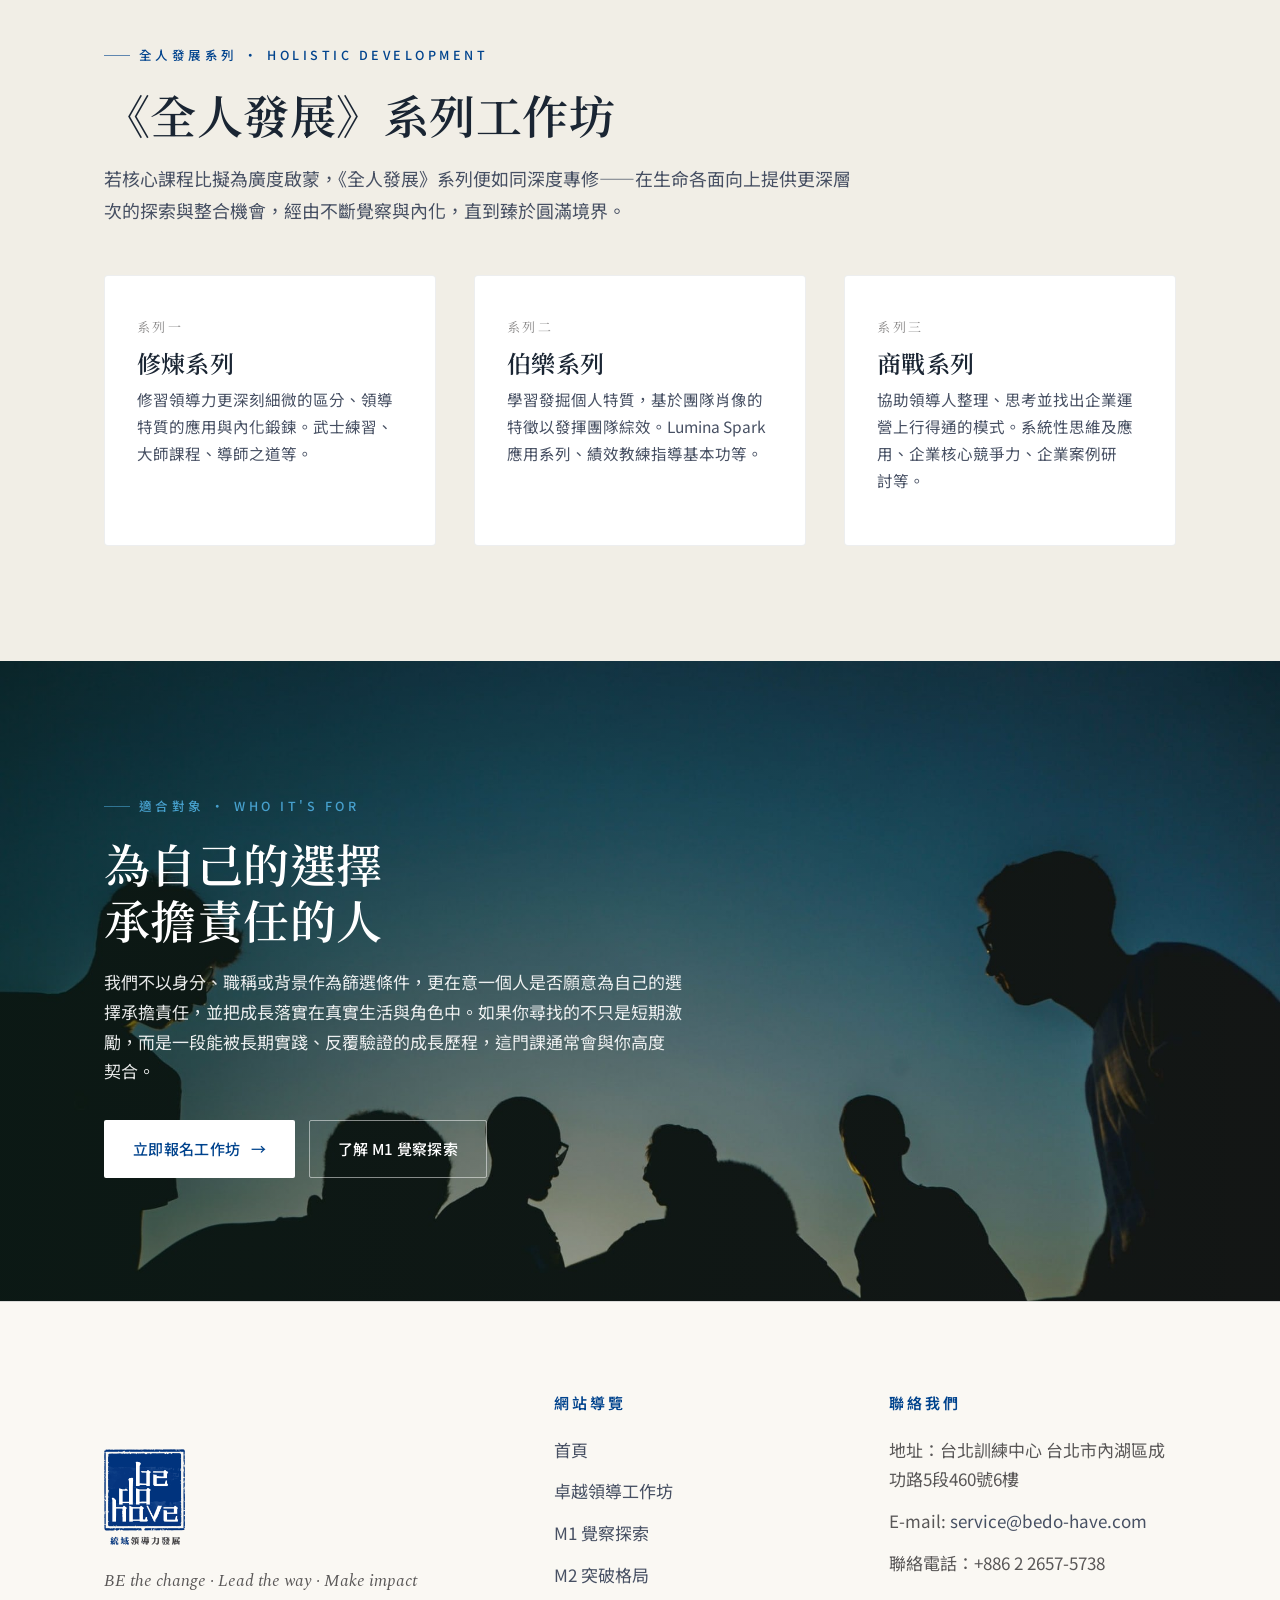
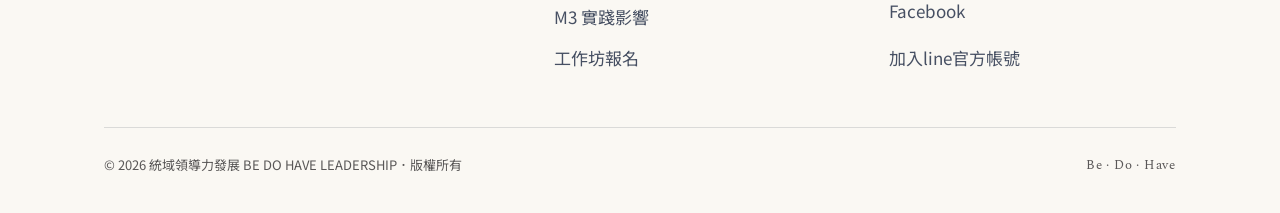
<file: workshop.html>
<!DOCTYPE html>
<html lang="zh-Hant">
<head>
<meta charset="UTF-8">
<meta name="viewport" content="width=device-width, initial-scale=1">
<link rel="icon" type="image/png" href="assets/img/favicon.png">
<title>卓越領導工作坊 Beyond Excellence Leadership · 統域領導力發展</title>
<meta name="description" content="卓越領導工作坊（Beyond Excellence Leadership Workshop）奠基於《全人發展》教育理念，由覺察探索、突破格局、實踐影響三個模組構成的蛻變式成長模型。">
<link rel="canonical" href="https://bedo-have.com/workshop.html">
<meta property="og:type" content="website">
<meta property="og:site_name" content="統域領導力發展 BE DO HAVE LEADERSHIP">
<meta property="og:locale" content="zh_TW">
<meta property="og:url" content="https://bedo-have.com/workshop.html">
<meta property="og:title" content="卓越領導工作坊 Beyond Excellence Leadership · 統域領導力發展">
<meta property="og:description" content="卓越領導工作坊（Beyond Excellence Leadership Workshop）奠基於《全人發展》教育理念，由覺察探索、突破格局、實踐影響三個模組構成的蛻變式成長模型。">
<meta property="og:image" content="https://bedo-have.com/assets/img/peak-eagle.jpg">
<meta name="twitter:card" content="summary_large_image">
<meta name="twitter:title" content="卓越領導工作坊 Beyond Excellence Leadership · 統域領導力發展">
<meta name="twitter:description" content="卓越領導工作坊（Beyond Excellence Leadership Workshop）奠基於《全人發展》教育理念，由覺察探索、突破格局、實踐影響三個模組構成的蛻變式成長模型。">
<meta name="twitter:image" content="https://bedo-have.com/assets/img/peak-eagle.jpg">
<link rel="stylesheet" href="assets/site.css?v=20260629b">
<link rel="stylesheet" href="assets/inline.css?v=20260629b">
<link rel="stylesheet" href="assets/chatbot.css">
</head>
<body data-hero data-screen-label="卓越領導工作坊">

<!-- ============ HEADER ============ -->
 
<header class="site-header">
  <div class="bar">
    <a class="brand" href="index.html" aria-label="統域領導力發展首頁">
      <img class="logo-dark" src="assets/img/logo-horizontal.png" alt="統域領導力發展 BE DO HAVE LEADERSHIP">
      <img class="logo-white" src="assets/img/white_horizontal.png" alt="統域領導力發展">
    </a>
  
    <nav class="nav">
      <a class="navlink" href="index.html">首頁</a>
      <a class="navlink" href="index.html#latestnews">最新消息</a>
      <a class="navlink" href="index.html#about">關於統域</a>
      <div class="nav-dropdown">
        <a class="navlink has-dropdown" href="workshop.html">卓越領導工作坊 <span class="dropdown-arrow">▾</span></a>
        <div class="dropdown-menu">
          <a class="dropdown-item" href="workshop.html">完整工作坊介紹</a>
          <a class="dropdown-item" href="m1.html">M1 覺察探索</a>
          <a class="dropdown-item" href="m2.html">M2 突破格局</a>
          <a class="dropdown-item" href="m3.html">M3 實踐影響</a>
          <a class="dropdown-item" href="register.html">工作坊報名</a>
        </div>
      </div>
      <div class="nav-dropdown">
        <a class="navlink has-dropdown" href="">全人發展系列 <span class="dropdown-arrow">▾</span></a>
        <div class="dropdown-menu">
          <a class="dropdown-item" href="abundance-prosperity.html">豐盛富足工作坊</a>
          <a class="dropdown-item" href="https://bedo-have.my.salesforce-sites.com/ClassSchedule/apex/SignUp_Landing_Page?Course_Id=a01TL00001irDoUYAU">工作坊報名</a>
        </div>
      </div>
      <div class="nav-dropdown">
        <a class="navlink has-dropdown" href="">服務及工作坊諮詢 <span class="dropdown-arrow">▾</span></a>
        <div class="dropdown-menu">
          <a class="dropdown-item" href="register.html">企業方案及工作坊諮詢</a>
          <a class="dropdown-item" href="venue-rental.html">場地租借</a>
        </div>
      </div>
    </nav>
    <button class="menu-toggle" aria-label="開啟選單"><span></span><span></span><span></span></button>
  </div>
</header>

<!-- ============ MOBILE NAV ============ -->

<div class="mobile-nav">
  <div class="m-top">
    <img src="assets/img/logo-horizontal.png" alt="統域領導力發展">
    <button class="m-close" data-close aria-label="關閉選單">&times;</button>
  </div>
  <nav class="m-links">
    <a href="index.html">首頁<span class="en">Home</span></a>
    <a href="index.html#about">關於統域<span class="en">About BDH</span></a>
    <a href="index.html#latestnews">最新消息<span class="en">Latest News</span></a>
    <div class="m-accordion">
      <button class="m-accordion-toggle" aria-expanded="false">
        <span class="m-accordion-label">卓越領導工作坊<span class="en">Beyond Excellence Leadership</span></span>
        <span class="m-arrow">▾</span>
      </button>
      <div class="m-accordion-body">
        <a href="workshop.html">完整工作坊介紹<span class="en">Full Workshop</span></a>
        <a href="m1.html">M1 覺察探索<span class="en">Module 1 · Awareness</span></a>
        <a href="m2.html">M2 突破格局<span class="en">Module 2 · Breakthrough</span></a>
        <a href="m3.html">M3 實踐影響<span class="en">Module 3 · Actualization</span></a>
        <a href="register.html">工作坊報名<span class="en">Register</span></a>
      </div>
    </div>
    <div class="m-accordion">
      <button class="m-accordion-toggle" aria-expanded="false">
        <span class="m-accordion-label">全人發展系列<span class="en">Holistic Growth Series</span></span>
        <span class="m-arrow">▾</span>
      </button>
      <div class="m-accordion-body">
        <a href="abundance-prosperity.html">豐盛富足工作坊<span class="en">Abundance & Prosperity</span></a>
      </div>
    </div>
    <div class="m-accordion">
      <button class="m-accordion-toggle" aria-expanded="false">
        <span class="m-accordion-label">服務及工作坊諮詢<span class="en">Consulting & Registration</span></span>
        <span class="m-arrow">▾</span>
      </button>
      <div class="m-accordion-body">
        <a href="register.html">企業方案及工作坊諮詢<span class="en">Register</span></a>
        <a href="venue-rental.html">場地租借<span class="en">Venue Rental</span></a>
      </div>
    </div>
  </nav>
  <div class="m-cta"><a class="btn btn-primary" href="register.html">企業方案及工作坊諮詢<span class="arr">→</span></a></div>
</div>


<!-- PAGE HERO -->
<section class="page-hero" data-screen-label="工作坊 Hero">
  <div class="hero-bg"><img src="assets/img/peak-eagle.jpg" alt="雲霧中的雪峰與飛翔的猛禽"></div>
  <div class="ph-inner">
    <span class="module-tag">Beyond Excellence Leadership Workshop</span>
    <h1>卓越領導工作坊</h1>
    <p class="ph-lead">以《全人發展》（Whole Person Development）教育理念所規劃的核心課程，由三個相互銜接、彼此呼應的模組構成——一條從自我覺醒，邁向全方位影響力的蛻變路徑。</p>
    <div class="hero-actions">
      <a class="btn btn-light" href="register.html">工作坊報名 <span class="arr">→</span></a>
      <a class="btn btn-outline-light" href="#modules">三模組架構</a>
    </div>
  </div>
</section>

<!-- ARCHITECTURE -->
<section class="section" data-screen-label="課程架構">
  <div class="wrap">
    <div class="grid cols-2 items-center is107">
      <div class="reveal">
        <span class="eyebrow">課程架構 · Course Architecture</span>
        <h2 class="is108">一條從自我覺醒<br>到社會承擔的路徑</h2>
      </div>
      <div class="reveal d1">
        <p class="lead">「統域」相信：領導力的成熟，來自於「存在狀態（Being）」的轉化，而非僅止於技能或角色的累積。</p>
        <p class="muted">本工作坊並非線性課程，而是一個可重複進入、循環深化的螺旋式成長架構。以《全人視角》為核心，以存在狀態轉化為關鍵槓桿，再以可實踐、可擴展、可承擔為終極目標。</p>
      </div>
    </div>
    <!-- path -->
    <div class="reveal d1 path-strip is109">
      <div class="path-node"><span class="pn-num">01</span><span class="pn-cjk">自我覺醒</span></div>
      <span class="path-arrow">→</span>
      <div class="path-node"><span class="pn-num">02</span><span class="pn-cjk">格局擴展</span></div>
      <span class="path-arrow">→</span>
      <div class="path-node"><span class="pn-num">03</span><span class="pn-cjk">自我實現</span></div>
      <span class="path-arrow">→</span>
      <div class="path-node"><span class="pn-num">04</span><span class="pn-cjk">社會承擔</span></div>
    </div>
  </div>
</section>

<!-- MODULES -->
<section class="section bg-paper-2" id="modules" data-screen-label="三大模組">
  <div class="wrap">
    <div class="sec-head center reveal is110">
      <span class="eyebrow center is1">三大模組 · The Three Modules</span>
      <h2>蛻變式成長模型</h2>
      <p class="sec-lead">三個模組環環相扣，構成「全方位影響力」的發展路徑。蛻變（Transformation）形容人發生質變、由一種狀態轉變成另一種狀態——過程不可逆，猶如浴火重生。</p>
    </div>

    <!-- Module 1 -->
    <div class="module-row reveal" data-screen-label="模組一">
      <div class="mr-media"><img src="assets/img/desert-arch.jpg" alt="岩石窗景望向蜿蜒道路"></div>
      <div class="mr-body">
        <span class="mr-stage">Module 1 · 初階模組</span>
        <h3>覺察探索 <span class="mr-en">Awareness</span></h3>
        <p>整體系統的基礎模組，聚焦於自我覺察與內在結構的辨識。協助個體看見當前生命狀態、信念來源與行為慣性，建立清晰的自我定位（Self-Positioning）。此階段不以「改變」為主要目標，而是建立高度清明的自我覺知能力。</p>
        <div class="mr-scope">
          <span class="scope-label">訓練範疇</span>
          <ul class="tick-list">
            <li>多元自我（Multiple Selves）的探索與辨識</li>
            <li>信念與認知系統的形成機制</li>
            <li>自動化行為模式（Auto-Pilot）的覺察</li>
            <li>人生方向與價值排序的初步釐清</li>
          </ul>
        </div>
        <a class="textlink is6" href="m1.html">了解 Module 1 課程與時間表 <span class="arr">→</span></a>
      </div>
    </div>

    <!-- Module 2 -->
    <div class="module-row reverse reveal" data-screen-label="模組二">
      <div class="mr-media"><img src="assets/img/cyclist.jpg" alt="獨自爬坡的單車騎士"></div>
      <div class="mr-body">
        <span class="mr-stage">Module 2 · 中階模組</span>
        <h3>突破格局 <span class="mr-en">Breakthrough</span></h3>
        <p>承接覺察探索的成果，進一步處理逐漸形成的限制性信念系統、內在天花板與固有行為模式。訓練核心在於突破既有自我制約的框架，增加生命的承載容量，擴大個人影響力的範圍。此階段著重「行動背後的存在轉換」，而非技巧堆疊。</p>
        <div class="mr-scope">
          <span class="scope-label">訓練範疇</span>
          <ul class="tick-list">
            <li>自我設限盲區的辨識與穿越</li>
            <li>限制性與固定型信念的重構</li>
            <li>內在矛盾與多元特質的整合</li>
            <li>領導者存在狀態的建立（Command Presence）</li>
          </ul>
        </div>
        <a class="textlink is6" href="m2.html">了解 Module 2 課程與時間表 <span class="arr">→</span></a>
      </div>
    </div>

    <!-- Module 3 -->
    <div class="module-row reveal" data-screen-label="模組三">
      <div class="mr-media"><img src="assets/img/summit-arms.jpg" alt="於山頂張開雙臂的登山者"></div>
      <div class="mr-body">
        <span class="mr-stage">Module 3 · 高階模組</span>
        <h3>實踐影響 <span class="mr-en">Actualization</span></h3>
        <p>聚焦於知行合一的實踐層次，將領導力的內涵透過落地與承擔具體展現（Embodied Leadership）。透過行動與結果的驗證，把前兩階段的「內在轉化」，轉譯為「可持續的行動力」，從自我實現走向利他價值與社會責任。</p>
        <div class="mr-scope">
          <span class="scope-label">訓練範疇</span>
          <ul class="tick-list">
            <li>「知行合一」的行動系統建構</li>
            <li>以 90 天「力行書」為節奏的實踐機制</li>
            <li>從小目標與小贏，建構個人生命藍圖</li>
            <li>擴大正面影響力至群體與社會層次</li>
          </ul>
        </div>
        <a class="textlink is6" href="m3.html">了解 Module 3 課程與時間表 <span class="arr">→</span></a>
      </div>
    </div>
  </div>
</section>

<!-- TEACHING METHODS -->
<section class="section" data-screen-label="多元教學法">
  <div class="wrap">
    <div class="sec-head reveal is52">
      <span class="eyebrow">統整多元教學法 · Methodology</span>
      <h2>五種國際推崇的<br>成人教育訓練模式</h2>
      <p class="sec-lead">所有課程皆以發揮多元學習方法的綜效為設計核心，協助學員逐步積累學習的深度與廣度。</p>
    </div>
    <div class="method-wrap reveal d1 is77">
      <table class="method-table">
        <thead>
          <tr><th>方法</th><th>功能</th><th>學員效益</th><th>範例活動</th></tr>
        </thead>
        <tbody>
          <tr><td>體驗式學習</td><td>透過沉浸式的練習，同時調動身體、思維與情感</td><td>高度參與、深刻記憶、情感洞察</td><td>領導情境模擬、小組問題解決任務</td></tr>
          <tr><td>概念講授</td><td>提供領導力理論、哲學與關鍵區辨，建立訓練基礎</td><td>思維清晰</td><td>專題演講、研究佐證的模型介紹</td></tr>
          <tr><td>轉化式學習</td><td>設計多元情境，促進思維模式與觀點轉換</td><td>內在深層突破、信念系統重塑</td><td>反思日誌、引導對話、人生地圖重塑</td></tr>
          <tr><td>一對一教練</td><td>提供個別化洞察與建設性回饋</td><td>專屬支持、更深層整合、行動落實</td><td>個人教練會談、領導回饋循環</td></tr>
          <tr><td>成長小組</td><td>透過同儕反思進行回饋，並將學習應用於真實生活</td><td>歸屬感、互助支持、人際洞察</td><td>學習圈、同儕教練、團體檢核</td></tr>
        </tbody>
      </table>
    </div>
  </div>
</section>

<!-- ABILITY MAP -->
<section class="section bg-paper-2" data-screen-label="能力地圖">
  <div class="wrap">
    <div class="sec-head reveal is83">
      <span class="eyebrow">全人發展系列 · Holistic Development</span>
      <h2>《全人發展》系列工作坊</h2>
      <p class="sec-lead">若核心課程比擬為廣度啟蒙，《全人發展》系列便如同深度專修——在生命各面向上提供更深層次的探索與整合機會，經由不斷覺察與內化，直到臻於圓滿境界。</p>
    </div>
    <div class="grid cols-3 is13">
      <div class="card reveal d1">
        <span class="sec-num">系列一</span>
        <h3 class="is111">修煉系列</h3>
        <p class="muted is112">修習領導力更深刻細微的區分、領導特質的應用與內化鍛鍊。武士練習、大師課程、導師之道等。</p>
      </div>
      <div class="card reveal d2">
        <span class="sec-num">系列二</span>
        <h3 class="is111">伯樂系列</h3>
        <p class="muted is112">學習發掘個人特質，基於團隊肖像的特徵以發揮團隊綜效。Lumina Spark 應用系列、績效教練指導基本功等。</p>
      </div>
      <div class="card reveal d3">
        <span class="sec-num">系列三</span>
        <h3 class="is111">商戰系列</h3>
        <p class="muted is112">協助領導人整理、思考並找出企業運營上行得通的模式。系統性思維及應用、企業核心競爭力、企業案例研討等。</p>
      </div>
    </div>
  </div>
</section>

<!-- AUDIENCE / CTA -->
<section class="figure-full" data-screen-label="結尾行動">
  <img src="assets/img/silhouettes.jpg" alt="暮色中圍坐交流的人群剪影">
  <div class="is113">
    <div class="wrap is23">
      <div class="reveal is114">
        <span class="eyebrow light">適合對象 · Who It's For</span>
        <h2 class="is115">為自己的選擇<br>承擔責任的人</h2>
        <p class="is26">我們不以身分、職稱或背景作為篩選條件，更在意一個人是否願意為自己的選擇承擔責任，並把成長落實在真實生活與角色中。如果你尋找的不只是短期激勵，而是一段能被長期實踐、反覆驗證的成長歷程，這門課通常會與你高度契合。</p>
        <div class="hero-actions">
          <a class="btn btn-light" href="register.html">立即報名工作坊 <span class="arr">→</span></a>
          <a class="btn btn-outline-light" href="m1.html">了解 M1 覺察探索</a>
        </div>
      </div>
    </div>
  </div>
</section>

<!-- ============ FOOTER ============ -->
<footer class="site-footer" data-screen-label="頁尾">
  <div class="wrap">
    <div class="footer-top">
      <div class="footer-brand">
        <a href="index.html" aria-label="統域領導力發展首頁">
          <img src="assets/img/logo-vertical.png" alt="統域領導力發展">
        </a>
        <p class="manifesto-line">BE the change · Lead the way · Make impact</p>
      </div>
      <div class="footer-col">
        <h5>網站導覽</h5>
        <ul>
          <li><a href="index.html">首頁</a></li>
          <li><a href="workshop.html">卓越領導工作坊</a></li>
          <li><a href="m1.html">M1 覺察探索</a></li>
          <li><a href="m2.html">M2 突破格局</a></li>
          <li><a href="m3.html">M3 實踐影響</a></li>
          <li><a href="register.html">工作坊報名</a></li>
        </ul>
      </div>
      <div class="footer-col">
        <h5>聯絡我們</h5>
        <ul>
          <li>地址：台北訓練中心 台北市內湖區成功路5段460號6樓 <!--<span class="placeholder-tag"></span></li>-->
          <li>E-mail: <a href="mailto:service@bedo-have.com">service@bedo-have.com</a> <!--<span class="placeholder-tag"></span></li>-->
          <li>聯絡電話：+886 2 2657-5738 <!--<span class="placeholder-tag"></span></li>-->
          <li class="is27"><a href="https://www.facebook.com/bedohaveleadership">Facebook</a> </li>
          <li class="is27"><a href="https://lin.ee/pza7yn4">加入line官方帳號</a> </li>
          <!--<span class="placeholder-tag">待補</span>-->
        </ul>
      </div>
    </div>
    <div class="footer-bottom">
      <span>© 2026 統域領導力發展 BE DO HAVE LEADERSHIP．版權所有</span>
      <span class="tagline">Be · Do · Have</span>
    </div>
  </div>
</footer>


<script src="assets/site.js"></script>
<script src="assets/chatbot.js"></script>
</body>
</html>
</file>
<file: assets/site.css>
/* ============================================================
   統域領導力發展 · BE DO HAVE LEADERSHIP
   Shared editorial design system
   ============================================================ */

@import url('https://fonts.googleapis.com/css2?family=Noto+Serif+TC:wght@400;500;600;700;900&family=Noto+Sans+TC:wght@300;400;500;700&family=Spectral:ital,wght@0,300;0,400;0,500;0,600;1,300;1,400;1,500&display=swap');

:root{
  /* Brand colours (from identity guideline) */
  --indigo:#00438D;          /* primary */
  --indigo-deep:#022C5C;
  --indigo-700:#08529E;
  --blue-500:#0E7EBF;
  --blue-400:#47A0CD;
  --brand-gray:#595757;

  /* Editorial neutrals */
  --paper:#FAF8F3;
  --paper-2:#F1EEE6;
  --paper-3:#E9E5DA;
  --ink:#1A2533;             /* deep indigo-charcoal text */
  --ink-soft:#475063;
  --line:rgba(26,37,51,.14);
  --line-soft:rgba(26,37,51,.08);

  --serif:"Spectral","Noto Serif TC",Georgia,"Songti TC",serif;
  --serif-cjk:"Noto Serif TC","Spectral",serif;
  --sans:"Noto Sans TC","Helvetica Neue",Arial,sans-serif;

  --wrap:1200px;
  --wrap-narrow:880px;
  --gutter:clamp(20px,5vw,72px);
  --ease:cubic-bezier(.22,.61,.36,1);
}

*{box-sizing:border-box;}
html{-webkit-text-size-adjust:100%;scroll-behavior:smooth;}
body{
  margin:0;
  font-family:var(--sans);
  color:var(--ink);
  background:var(--paper);
  font-size:17px;
  line-height:1.75;
  font-weight:400;
  -webkit-font-smoothing:antialiased;
  text-rendering:optimizeLegibility;
}
img{max-width:100%;display:block;}
a{color:inherit;text-decoration:none;}
::selection{background:var(--indigo);color:#fff;}

/* ---------- Type ---------- */
h1,h2,h3,h4{font-family:var(--serif-cjk);font-weight:600;line-height:1.18;margin:0;color:var(--ink);letter-spacing:.01em;}
.en{font-family:var(--serif);}
.display{font-family:var(--serif-cjk);font-weight:600;}
p{margin:0 0 1.1em;text-wrap:pretty;}

.eyebrow{
  font-family:var(--sans);
  font-size:12.5px;font-weight:500;letter-spacing:.28em;text-transform:uppercase;
  color:var(--indigo);display:inline-flex;align-items:center;gap:.7em;
}
.eyebrow::before{content:"";width:26px;height:1px;background:var(--indigo);opacity:.6;}
.eyebrow.center::after{content:"";width:26px;height:1px;background:var(--indigo);opacity:.6;}
.eyebrow.light{color:var(--blue-400);}
.eyebrow.light::before,.eyebrow.light::after{background:var(--blue-400);}

.sec-num{font-family:var(--serif);font-size:13px;letter-spacing:.18em;color:var(--brand-gray);opacity:.7;}

.lead{font-size:clamp(19px,2.2vw,23px);line-height:1.7;color:var(--ink-soft);}
.muted{color:var(--ink-soft);}
.tracking{letter-spacing:.02em;}

/* ---------- Layout ---------- */
.wrap{max-width:var(--wrap);margin-inline:auto;padding-inline:var(--gutter);}
.narrow{max-width:var(--wrap-narrow);margin-inline:auto;padding-inline:var(--gutter);}
section{position:relative;}
.section{padding-block:clamp(64px,9vw,140px);}
.section-sm{padding-block:clamp(48px,6vw,88px);}
.bg-paper-2{background:var(--paper-2);}
.bg-ink{background:var(--ink);color:var(--paper);}
.bg-indigo{background:var(--indigo);color:#fff;}
.rule{height:1px;background:var(--line);border:0;margin:0;}

/* ---------- Buttons ---------- */
.btn{
  display:inline-flex;align-items:center;gap:.7em;
  font-family:var(--sans);font-size:15px;font-weight:500;letter-spacing:.02em;
  padding:15px 28px;border-radius:2px;cursor:pointer;border:1px solid transparent;
  transition:all .35s var(--ease);white-space:nowrap;
}
.btn .arr{transition:transform .35s var(--ease);}
.btn:hover .arr{transform:translateX(4px);}
.btn-primary{background:var(--indigo);color:#fff;}
.btn-primary:hover{background:var(--indigo-deep);}
.btn-ghost{background:transparent;color:var(--indigo);border-color:rgba(0,67,141,.35);}
.btn-ghost:hover{border-color:var(--indigo);background:rgba(0,67,141,.05);}
.btn-light{background:#fff;color:var(--indigo);}
.btn-light:hover{background:rgba(255,255,255,.88);}
.btn-outline-light{background:transparent;color:#fff;border-color:rgba(255,255,255,.5);}
.btn-outline-light:hover{border-color:#fff;background:rgba(255,255,255,.1);}

.textlink{display:inline-flex;align-items:center;gap:.5em;color:var(--indigo);font-weight:500;
  border-bottom:1px solid rgba(0,67,141,.3);padding-bottom:2px;transition:border-color .3s,gap .3s;}
.textlink .arr{transition:transform .3s var(--ease);}
.textlink:hover{border-color:var(--indigo);}
.textlink:hover .arr{transform:translateX(3px);}

/* ---------- Header ---------- */
.site-header{
  position:fixed;top:0;left:0;right:0;z-index:100;
  transition:background .4s var(--ease),box-shadow .4s var(--ease),border-color .4s;
  border-bottom:1px solid transparent;
}
.site-header .bar{display:flex;align-items:center;justify-content:space-between;
  height:78px;max-width:1340px;margin-inline:auto;padding-inline:var(--gutter);transition:height .4s var(--ease);}
.brand img{height:34px;width:auto;transition:opacity .3s;}
.brand .logo-white{display:none;}
.nav{display:flex;align-items:center;gap:clamp(32px,3.6vw,30px);}
.nav a.navlink{font-family:var(--sans);font-size:15.5px;font-weight:500;color:var(--ink);position:relative;padding:6px 0;letter-spacing:.02em;}
.nav a.navlink::after{content:"";position:absolute;left:0;bottom:0;width:0;height:1.5px;background:var(--indigo);transition:width .3s var(--ease);}
.nav a.navlink:hover::after,.nav a.navlink.active::after{width:100%;}
.nav a.navlink.active{color:var(--indigo);}
.header-cta{margin-left:6px;}

/* desktop dropdown */
.nav-dropdown{position:relative;display:flex;align-items:center;}
.nav-dropdown .has-dropdown{cursor:default;}
.nav-dropdown .dropdown-arrow{font-size:10px;margin-left:4px;transition:transform .25s var(--ease);}
.nav-dropdown:hover .dropdown-arrow{transform:rotate(180deg);}
.dropdown-menu{position:absolute;top:calc(100% + 10px);left:50%;transform:translateX(-50%);min-width:160px;
  background:rgba(250,248,243,.97);backdrop-filter:blur(12px);border:1px solid var(--line-soft);
  border-radius:10px;box-shadow:0 8px 32px rgba(26,37,51,.12);padding:8px 0;
  opacity:0;visibility:hidden;transform:translateX(-50%) translateY(-6px);
  transition:opacity .22s var(--ease),transform .22s var(--ease),visibility .22s;}
.nav-dropdown:hover .dropdown-menu{opacity:1;visibility:visible;transform:translateX(-50%) translateY(0);}
.dropdown-item{display:block;padding:10px 18px;font-family:var(--sans);font-size:14px;font-weight:500;
  color:var(--ink);letter-spacing:.02em;white-space:nowrap;}
.dropdown-item:hover{color:var(--indigo);background:rgba(99,102,241,.06);}
.site-header.on-hero .dropdown-menu{background:rgba(20,25,40,.85);}
.site-header.on-hero .dropdown-item{color:rgba(255,255,255,.88);}
.site-header.on-hero .dropdown-item:hover{color:#fff;background:rgba(255,255,255,.1);}

/* transparent over hero */
.site-header.on-hero{color:#fff;}
.site-header.on-hero .navlink{color:rgba(255,255,255,.95);}
.site-header.on-hero .navlink::after{background:#fff;}
.site-header.on-hero .navlink.active{color:#fff;}
.site-header.on-hero .brand .logo-dark{display:none;}
.site-header.on-hero .brand .logo-white{display:block;}
.site-header.on-hero .btn-primary{background:#fff;color:var(--indigo);}
.site-header.on-hero .btn-primary:hover{background:rgba(255,255,255,.85);}
.site-header.on-hero .menu-toggle span{background:#fff;}

.site-header.scrolled{background:rgba(250,248,243,.92);backdrop-filter:blur(12px);
  border-color:var(--line-soft);box-shadow:0 1px 30px rgba(26,37,51,.06);color:var(--ink);}
.site-header.scrolled .bar{height:66px;}
.site-header.scrolled .navlink{color:var(--ink);}
.site-header.scrolled .navlink::after{background:var(--indigo);}
.site-header.scrolled .brand .logo-dark{display:block;}
.site-header.scrolled .brand .logo-white{display:none;}
.site-header.scrolled .btn-primary{background:var(--indigo);color:#fff;}
.site-header.scrolled .menu-toggle span{background:var(--ink);}

.menu-toggle{display:none;flex-direction:column;gap:5px;background:none;border:0;cursor:pointer;padding:8px;}
.menu-toggle span{display:block;width:24px;height:2px;background:var(--ink);transition:.3s;}

/* mobile drawer */
.mobile-nav{position:fixed;inset:0;z-index:200;background:var(--paper);transform:translateX(100%);
  transition:transform .5s var(--ease);display:flex;flex-direction:column;padding:28px var(--gutter);}
.mobile-nav.open{transform:translateX(0);}
.mobile-nav .m-top{display:flex;justify-content:space-between;align-items:center;}
.mobile-nav .m-top img{height:32px;}
.mobile-nav .m-close{background:none;border:0;font-size:30px;line-height:1;cursor:pointer;color:var(--ink);}
.mobile-nav .m-links{display:flex;flex-direction:column;gap:6px;margin-top:48px;flex:1;overflow-y:auto;min-height:0;-webkit-overflow-scrolling:touch;}
.mobile-nav .m-links a{font-family:var(--serif-cjk);font-size:30px;font-weight:600;padding:14px 0;border-bottom:1px solid var(--line-soft);color:var(--ink);}
.mobile-nav .m-links a .en{display:block;font-size:13px;letter-spacing:.18em;text-transform:uppercase;color:var(--brand-gray);font-weight:400;margin-top:4px;}
.mobile-nav .m-cta{margin-top:auto;padding-top:24px;}
.mobile-nav .m-cta .btn{width:100%;justify-content:center;}

/* mobile accordion */
.m-accordion{border-bottom:1px solid var(--line-soft);}
.m-accordion-toggle{display:flex;align-items:center;justify-content:space-between;width:100%;
  background:none;border:0;padding:14px 0;cursor:pointer;text-align:left;
  font-family:var(--serif-cjk);font-size:30px;font-weight:600;color:var(--ink);}
.m-accordion-label{display:block;}
.m-accordion-toggle .en{display:block;font-size:13px;letter-spacing:.18em;text-transform:uppercase;
  color:var(--brand-gray);font-weight:400;margin-top:4px;}
.m-arrow{font-size:18px;margin-left:8px;flex-shrink:0;transition:transform .3s var(--ease);}
.m-accordion-toggle[aria-expanded="true"] .m-arrow{transform:rotate(180deg);}
.m-accordion-body{display:none;flex-direction:column;padding:0 0 8px 16px;gap:0;}
.m-accordion-body.open{display:flex;}
.m-accordion-body a{font-family:var(--serif-cjk);font-size:22px;font-weight:500;
  padding:10px 0;color:var(--ink);border-bottom:1px solid var(--line-soft);}
.m-accordion-body a:last-child{border-bottom:0;}
.m-accordion-body a .en{display:block;font-size:12px;letter-spacing:.18em;text-transform:uppercase;
  color:var(--brand-gray);font-weight:400;margin-top:3px;}

/* ---------- Hero (generic) ---------- */
.hero{position:relative;min-height:92vh;display:flex;align-items:flex-end;color:#fff;overflow:hidden;}
.hero.short{min-height:64vh;}
.hero-bg{position:absolute;inset:0;z-index:0;}
.hero-bg img{width:100%;height:100%;object-fit:cover;}
.hero-bg::after{content:"";position:absolute;inset:0;
  background:linear-gradient(180deg,rgba(0,0,0,.24) 0%,rgba(0,0,0,.30) 40%,rgba(0,0,0,.34) 100%);}
.hero-inner{position:relative;z-index:2;width:100%;max-width:1340px;margin-inline:auto;
  padding:0 var(--gutter) clamp(56px,8vw,104px);}
.hero h1{font-size:clamp(40px,7vw,90px);font-weight:600;color:#fff;letter-spacing:.005em;line-height:1.08;
  text-shadow:0 2px 40px rgba(0,20,45,.35);}
.hero .hero-sub{max-width:560px;margin-top:22px;font-size:clamp(16px,1.5vw,19px);color:rgba(255,255,255,.9);line-height:1.7;}
.hero .hero-eyebrow{color:#fff;margin-bottom:26px;}
.hero .hero-eyebrow::before{background:rgba(255,255,255,.7);}
.hero-actions{display:flex;gap:14px;flex-wrap:wrap;margin-top:34px;}

/* page hero (shorter, for inner pages) */
.page-hero{position:relative;color:#fff;overflow:hidden;display:flex;align-items:center;min-height:72vh;}
.page-hero .hero-bg::after{background:linear-gradient(180deg,rgba(0,0,0,.24) 0%,rgba(0,0,0,.30) 40%,rgba(0,0,0,.34) 100%);}
.page-hero .ph-inner{position:relative;z-index:2;width:100%;max-width:var(--wrap);margin-inline:auto;padding:120px var(--gutter) 0;}
.page-hero .module-tag{font-family:var(--serif);font-size:clamp(15px,1.4vw,17px);letter-spacing:.22em;text-transform:uppercase;color:var(--blue-400);}
.page-hero h1{font-size:clamp(38px,6vw,76px);color:#fff;margin-top:16px;line-height:1.1;}
.page-hero .ph-lead{max-width:680px;margin-top:24px;color:rgba(255,255,255,.92);font-size:clamp(17px,1.7vw,21px);
  font-family:var(--serif-cjk);font-weight:400;line-height:1.85;}

/* ---------- Section heading block ---------- */
.sec-head{max-width:760px;}
.sec-head.center{margin-inline:auto;text-align:center;}
.sec-head .eyebrow{margin-bottom:20px;}
.sec-head h2{font-size:clamp(28px,4vw,46px);font-weight:600;line-height:1.22;}
.sec-head .sec-lead{margin-top:20px;font-size:clamp(17px,1.4vw,19px);color:var(--ink-soft);line-height:1.8;}

/* ---------- Grid helpers ---------- */
.grid{display:grid;gap:clamp(24px,3vw,48px);}
.cols-2{grid-template-columns:repeat(2,1fr);}
.cols-3{grid-template-columns:repeat(3,1fr);}
.cols-4{grid-template-columns:repeat(4,1fr);}
.items-center{align-items:center;}

/* ---------- Cards ---------- */
.card{background:#fff;border:1px solid var(--line-soft);border-radius:4px;padding:34px 32px;
  transition:transform .4s var(--ease),box-shadow .4s var(--ease),border-color .4s;}
.card:hover{transform:translateY(-4px);box-shadow:0 24px 60px -30px rgba(26,37,51,.32);border-color:var(--line);}

/* module card */
.module-card{position:relative;display:flex;flex-direction:column;background:#fff;border:1px solid var(--line-soft);
  border-radius:4px;overflow:hidden;transition:transform .45s var(--ease),box-shadow .45s var(--ease);}
.module-card:hover{transform:translateY(-6px);box-shadow:0 30px 70px -34px rgba(8,40,80,.4);}
/* Fixed 16:11 frame — upload photos at 16:11 (e.g. 1440x990px+) so the centered crop shows the full subject */
.module-card .mc-img{aspect-ratio:16/11;overflow:hidden;}
.module-card .mc-img img{width:100%;height:100%;object-fit:cover;object-position:center;transition:transform .9s var(--ease);}
.module-card:hover .mc-img img{transform:scale(1.05);}
.module-card .mc-body{padding:30px 30px 34px;display:flex;flex-direction:column;flex:1;}
.module-card .mc-stage{font-family:var(--serif);font-size:13px;letter-spacing:.2em;text-transform:uppercase;color:var(--blue-500);}
.module-card h3{font-size:26px;margin-top:10px;}
.module-card .mc-en{font-family:var(--serif);font-style:italic;color:var(--brand-gray);font-size:16px;margin-top:4px;}
.module-card p{margin-top:16px;font-size:15.5px;color:var(--ink-soft);line-height:1.75;flex:1;}
.module-card .mc-foot{margin-top:22px;}

/* ---------- BE-DO-HAVE block ---------- */
.bdh-row{display:grid;grid-template-columns:repeat(3,1fr);gap:0;border-top:1px solid var(--line);}
.bdh-item{padding:40px 32px 44px;border-bottom:1px solid var(--line);position:relative;}
.bdh-item:not(:last-child){border-right:1px solid var(--line);}
.bdh-item .bdh-k{font-family:var(--serif);font-size:clamp(40px,5vw,64px);font-weight:500;color:var(--indigo);line-height:1;}
.bdh-item .bdh-cjk{font-family:var(--serif-cjk);font-size:22px;font-weight:600;margin-top:10px;display:block;}
.bdh-item p{margin-top:16px;color:var(--ink-soft);font-size:15.5px;line-height:1.75;}

/* ---------- Manifesto ---------- */
.manifesto{font-family:var(--serif);}
.manifesto .stanza{margin:0 0 1.7em;}
.manifesto .stanza b{font-weight:600;font-style:normal;}
.manifesto .lead-line{font-style:italic;}

/* ---------- Timeline ---------- */
.timeline{position:relative;}
.tl-item{display:grid;grid-template-columns:120px 1fr;gap:28px;padding:26px 0;border-top:1px solid var(--line);align-items:baseline;}
.tl-item:last-child{border-bottom:1px solid var(--line);}
.tl-year{font-family:var(--serif);font-size:clamp(22px,2.4vw,30px);font-weight:500;color:var(--indigo);letter-spacing:.02em;}
.tl-body h4{font-size:18px;font-weight:600;margin-bottom:6px;}
.tl-body p{font-size:15.5px;color:var(--ink-soft);margin:0;}

/* ---------- Value list / ticks ---------- */
.tick-list{list-style:none;margin:0;padding:0;display:grid;gap:14px;}
.tick-list li{display:flex;gap:14px;align-items:flex-start;font-size:16.5px;color:var(--ink);line-height:1.6;}
.tick-list li::before{content:"";flex:none;margin-top:9px;width:8px;height:8px;border:1.5px solid var(--indigo);
  transform:rotate(45deg);background:transparent;}
.tick-list.solid li::before{background:var(--indigo);}

/* ---------- Pull quote ---------- */
.pullquote{font-family:var(--serif-cjk);font-weight:500;font-size:clamp(24px,3.6vw,42px);line-height:1.5;letter-spacing:.01em;}
.pullquote .accent{color:var(--indigo);}

/* ---------- Methods table ---------- */
.method-table{width:100%;border-collapse:collapse;font-size:15.5px;}
.method-table th,.method-table td{text-align:left;padding:18px 20px;border-bottom:1px solid var(--line);vertical-align:top;}
.method-table thead th{font-family:var(--sans);font-size:12.5px;letter-spacing:.16em;text-transform:uppercase;color:var(--brand-gray);font-weight:600;border-bottom:1px solid var(--ink);}
.method-table td:first-child{font-family:var(--serif-cjk);font-weight:600;color:var(--indigo);font-size:17px;white-space:nowrap;}
.method-table tbody tr{transition:background .3s;}
.method-table tbody tr:hover{background:rgba(0,67,141,.03);}

/* ---------- Schedule ---------- */
.day-block{border:1px solid var(--line);border-radius:4px;overflow:hidden;margin-bottom:24px;background:#fff;}
.day-head{display:flex;align-items:baseline;justify-content:space-between;gap:16px;flex-wrap:wrap;
  padding:22px 28px;background:var(--indigo);color:#fff;}
.day-head .d-num{font-family:var(--serif);font-size:13px;letter-spacing:.22em;text-transform:uppercase;color:var(--blue-400);}
.day-head h3{color:#fff;font-size:23px;margin-top:2px;}
.day-head .d-when{font-family:var(--sans);font-size:14px;color:rgba(255,255,255,.82);letter-spacing:.04em;}
.sched{width:100%;border-collapse:collapse;}
.sched td{padding:15px 28px;border-bottom:1px solid var(--line-soft);vertical-align:top;font-size:15.5px;}
.sched tr:last-child td{border-bottom:0;}
.sched .s-time{font-family:var(--serif);color:var(--indigo);white-space:nowrap;width:130px;letter-spacing:.02em;font-size:15px;}
.sched .s-topic{font-weight:600;width:34%;color:var(--ink);}
.sched .s-detail{color:var(--ink-soft);font-size:14.5px;}
.sched tr.rest td{background:var(--paper-2);color:var(--brand-gray);font-style:italic;}

/* ---------- Stat / split bars ---------- */
.split-bar{display:flex;height:14px;border-radius:7px;overflow:hidden;margin:8px 0 28px;}
.split-bar span{display:block;height:100%;}
.split-legend{display:grid;gap:18px;}
.split-legend .sl-row{display:grid;grid-template-columns:18px 1fr auto;gap:14px;align-items:center;}
.split-legend .dot{width:14px;height:14px;border-radius:3px;}
.split-legend .sl-name{font-size:16px;font-weight:500;}
.split-legend .sl-pct{font-family:var(--serif);font-size:20px;color:var(--indigo);}

/* ---------- Figure / full bleed ---------- */
.figure-full{position:relative;overflow:hidden;}
.figure-full img{width:100%;height:clamp(360px,52vw,640px);object-fit:cover;}
.figure-cap{position:absolute;left:var(--gutter);bottom:28px;color:#fff;font-family:var(--serif);font-style:italic;
  font-size:16px;text-shadow:0 1px 20px rgba(0,0,0,.4);}

/* ---------- Form ---------- */
.field{margin-bottom:24px;}
.field label{display:block;font-size:14px;font-weight:500;letter-spacing:.03em;margin-bottom:9px;color:var(--ink);}
.field label .req{color:var(--blue-500);margin-left:3px;}
.field input,.field select,.field textarea{
  width:100%;font-family:var(--sans);font-size:16px;color:var(--ink);background:#fff;
  border:1px solid var(--line);border-radius:3px;padding:14px 16px;transition:border-color .3s,box-shadow .3s;}
.field input:focus,.field select:focus,.field textarea:focus{outline:0;border-color:var(--indigo);
  box-shadow:0 0 0 3px rgba(0,67,141,.1);}
.field input.invalid,.field select.invalid,.field textarea.invalid{border-color:#b4232a;box-shadow:0 0 0 3px rgba(180,35,42,.1);}
.check.invalid{color:#b4232a;}
.check.invalid input{outline:2px solid #b4232a;outline-offset:2px;border-radius:2px;}
.field textarea{resize:vertical;min-height:120px;}
.field-row{display:grid;grid-template-columns:1fr 1fr;gap:20px;}
.check{display:flex;gap:12px;align-items:flex-start;font-size:14.5px;color:var(--ink-soft);line-height:1.6;}
.check input{width:18px;height:18px;margin-top:3px;flex:none;accent-color:var(--indigo);}
.form-note{font-size:13.5px;color:var(--brand-gray);}
.form-success{display:none;text-align:center;padding:48px 24px;border:1px solid var(--line);border-radius:6px;background:#fff;}
.form-success.show{display:block;}
.form-success .fs-mark{width:64px;height:64px;border-radius:50%;background:rgba(0,67,141,.08);
  display:flex;align-items:center;justify-content:center;margin:0 auto 22px;}

/* summary card */
.summary{background:#fff;border:1px solid var(--line);border-radius:6px;overflow:hidden;position:sticky;top:96px;}
.summary .s-img{aspect-ratio:16/10;overflow:hidden;}
.summary .s-img img{width:100%;height:100%;object-fit:cover;}
.summary .s-body{padding:26px 26px 30px;}
.summary dl{margin:18px 0 0;display:grid;gap:14px;}
.summary .s-row{display:flex;justify-content:space-between;gap:16px;border-top:1px solid var(--line-soft);padding-top:14px;font-size:15px;}
.summary .s-row dt{color:var(--brand-gray);}
.summary .s-row dd{margin:0;font-weight:500;text-align:right;}

/* ---------- Footer ---------- */
.site-footer{background:var(--paper);color:var(--brand-gray);padding-block:clamp(56px,7vw,88px) 36px;border-top:1px solid var(--line);}
.site-footer a{color:var(--ink-soft);transition:color .3s;}
.site-footer a:hover{color:var(--indigo);}
.footer-top{display:grid;grid-template-columns:1.4fr 1fr 1fr;gap:48px;align-items:center;}
.footer-brand img{height:96px;margin-bottom:22px;}
.footer-brand .manifesto-line{font-family:var(--serif);font-style:italic;font-size:17px;color:var(--brand-gray);line-height:1.7;max-width:340px;}
.footer-col h5{font-family:var(--sans);font-size:15px;letter-spacing:.2em;text-transform:uppercase;color:var(--indigo);margin:0 0 18px;font-weight:600;}
.footer-col ul{list-style:none;margin:0;padding:0;display:grid;gap:12px;font-size:17px;color:var(--brand-gray);}
.footer-col ul a{color:var(--ink-soft);}
.footer-col ul a:hover{color:var(--indigo);}
.footer-bottom{display:flex;justify-content:space-between;align-items:center;gap:18px;flex-wrap:wrap;
  margin-top:54px;padding-top:26px;border-top:1px solid var(--line);font-size:13px;color:var(--brand-gray);}
.footer-bottom .tagline{font-family:var(--serif);letter-spacing:.06em;}
.placeholder-tag{display:inline-block;font-size:11px;letter-spacing:.08em;color:var(--indigo);
  border:1px solid rgba(0,67,141,.35);border-radius:2px;padding:1px 6px;margin-left:6px;vertical-align:middle;}

/* ---------- Reveal animation ---------- */
.reveal{opacity:0;transform:translateY(26px);transition:opacity 1s var(--ease),transform 1s var(--ease);}
.reveal.in{opacity:1;transform:none;}
.reveal.d1{transition-delay:.08s;}
.reveal.d2{transition-delay:.16s;}
.reveal.d3{transition-delay:.24s;}
.reveal.d4{transition-delay:.32s;}
@media (prefers-reduced-motion:reduce){
  .reveal{opacity:1;transform:none;transition:none;}
  html{scroll-behavior:auto;}
}

/* ---------- Responsive ---------- */
@media (max-width:1024px){
  .footer-top{grid-template-columns:1fr 1fr;}
  .footer-brand{grid-column:1 / -1;}
}
@media (max-width:1035px){
  .nav{display:none;}
  .menu-toggle{display:flex;}
  .header-cta{display:none;}
}
@media (max-width:860px){
  body{font-size:16px;}
  .nowrap-heading{white-space:normal !important;}
  .cols-2,.cols-3,.cols-4{grid-template-columns:1fr;}
  .bdh-row{grid-template-columns:1fr;}
  .bdh-item{border-right:0 !important;}
  .field-row{grid-template-columns:1fr;}
  .register-grid{grid-template-columns:1fr !important;}
  .summary{position:static;}
  .tl-item{grid-template-columns:88px 1fr;gap:18px;}
  .sched .s-time{width:auto;}
  .sched td{padding:13px 16px;}
  .method-wrap{overflow-x:auto;}
  .method-table{min-width:680px;}
  .footer-top{grid-template-columns:1fr;gap:36px;}
}
@media (max-width:520px){
  :root{--gutter:20px;}
  .hero{min-height:88vh;}
  .sched .s-topic{width:auto;}
}

/* ---- Latest News Banner ---- */
.news-banner{
  background:#1a1a2e;
  color:#fff;
  padding:14px var(--gutter);
}
.news-banner .container{
  max-width:1100px;
  margin:0 auto;
  display:flex;
  align-items:center;
  gap:16px;
  flex-wrap:wrap;
}
.news-label{
  background:var(--accent,#c9a84c);
  color:#1a1a2e;
  font-weight:700;
  font-size:.78rem;
  letter-spacing:.06em;
  padding:3px 10px;
  border-radius:3px;
  white-space:nowrap;
}
.news-text{
  margin:0;
  font-size:.9rem;
  line-height:1.5;
  opacity:.92;
}
</file>
<file: assets/inline.css>
/* ============================================================
   inline.css — externalised inline styles & <style> blocks (CSP-safe)
   Load AFTER site.css. Utilities use doubled-class for precedence.
   ============================================================ */

/* index.html */
/* News cards */
.news-card{background:#fff;border:1px solid var(--line-soft);border-radius:4px;padding:32px;
  display:flex;flex-direction:column;
  transition:transform .4s var(--ease),box-shadow .4s var(--ease),border-color .4s;}
.news-card:hover{transform:translateY(-4px);box-shadow:0 24px 60px -30px rgba(26,37,51,.22);border-color:var(--line);}
.nc-meta{display:flex;align-items:center;gap:12px;margin-bottom:16px;}
.nc-date{font-family:var(--serif);font-size:13px;letter-spacing:.12em;color:var(--brand-gray);}
.nc-tag{font-family:var(--sans);font-size:11.5px;font-weight:500;letter-spacing:.14em;text-transform:uppercase;
  color:var(--indigo);background:rgba(0,67,141,.07);padding:3px 10px;border-radius:2px;}
.nc-title{font-size:19px;line-height:1.38;margin:0 0 14px;}
.nc-body{font-size:15px;color:var(--ink-soft);line-height:1.75;margin:0 0 22px;flex:1;}

.pr-row{display:flex;align-items:baseline;gap:18px;padding:16px 0;border-top:1px solid rgba(255,255,255,.16);
  font-family:var(--serif-cjk);font-size:22px;font-weight:600;color:#fff;letter-spacing:.08em;}
.pr-row:last-child{border-bottom:1px solid rgba(255,255,255,.16);}
.pr-row .pr-en{font-family:var(--sans);font-size:15px;font-weight:400;letter-spacing:.02em;color:rgba(255,255,255,.66);}

/* Latest-news photo lightbox */
.mc-img-btn{display:block;width:100%;height:100%;padding:0;margin:0;border:0;background:none;cursor:zoom-in;font:inherit;text-align:left;}
.mc-img-btn:focus-visible{outline:2px solid var(--indigo);outline-offset:-2px;}
.lightbox{position:fixed;inset:0;z-index:1000;display:flex;align-items:center;justify-content:center;padding:24px;}
.lightbox[hidden]{display:none;}
.lightbox-overlay{position:absolute;inset:0;background:rgba(10,16,26,.82);}
.lightbox-dialog{position:relative;z-index:1;width:100%;max-width:760px;max-height:90vh;overflow:auto;
  background:#fff;border-radius:6px;box-shadow:0 40px 90px -30px rgba(0,0,0,.5);}
.lightbox-close{position:absolute;top:12px;right:12px;z-index:2;width:36px;height:36px;border:0;border-radius:50%;
  background:rgba(10,16,26,.6);color:#fff;font-size:16px;line-height:1;cursor:pointer;}
.lightbox-close:hover{background:rgba(10,16,26,.85);}
.lightbox-media{width:100%;background:#000;}
.lightbox-media img{display:block;width:100%;max-height:64vh;object-fit:contain;}
.lightbox-info{padding:22px 26px 26px;}
.lightbox-info h4{font-size:19px;margin:0 0 10px;}
.lightbox-info p{margin:0;font-size:15px;color:var(--ink-soft);line-height:1.75;}

/* abundance-prosperity.html */
.value-panel{background:rgba(255,255,255,.05);border:1px solid rgba(255,255,255,.16);border-radius:6px;padding:34px 34px 38px;}
.value-panel .vp-title{font-family:var(--serif-cjk);font-size:19px;font-weight:600;color:#fff;}
.note-box{display:flex;gap:18px;align-items:flex-start;background:rgba(0,67,141,.05);border:1px solid rgba(0,67,141,.18);
  border-left:3px solid var(--indigo);border-radius:4px;padding:24px 28px;}
.note-box .note-mark{flex:none;width:28px;height:28px;border-radius:50%;background:var(--indigo);color:#fff;
  display:flex;align-items:center;justify-content:center;font-family:var(--serif);font-weight:600;}
.note-box p{margin:0;font-size:15.5px;color:var(--ink);line-height:1.7;}
.sched td[colspan="2"]{color:var(--brand-gray);}

/* m2.html */
.value-panel{background:rgba(255,255,255,.05);border:1px solid rgba(255,255,255,.16);border-radius:6px;padding:34px 34px 38px;}
.value-panel .vp-title{font-family:var(--serif-cjk);font-size:19px;font-weight:600;color:#fff;}
.note-box{display:flex;gap:18px;align-items:flex-start;background:rgba(0,67,141,.05);border:1px solid rgba(0,67,141,.18);
  border-left:3px solid var(--indigo);border-radius:4px;padding:24px 28px;}
.note-box .note-mark{flex:none;width:28px;height:28px;border-radius:50%;background:var(--indigo);color:#fff;
  display:flex;align-items:center;justify-content:center;font-family:var(--serif);font-weight:600;}
.note-box p{margin:0;font-size:15.5px;color:var(--ink);line-height:1.7;}
.sched td[colspan="2"]{color:var(--brand-gray);}
.bdh-item .bdh-cjk{line-height:1.3;}

/* scope grid */
.scope-grid{display:grid;gap:4px;}
.scope-item{display:grid;grid-template-columns:38px 1fr;gap:18px;padding:20px 0;border-top:1px solid var(--line);align-items:start;}
.scope-item:first-child{border-top:0;}
.scope-item .si-n{font-family:var(--serif);font-size:20px;color:var(--blue-500);line-height:1.4;}
.scope-item h4{font-size:17px;font-weight:600;margin-bottom:6px;}
.scope-item p{margin:0;font-size:15px;color:var(--ink-soft);line-height:1.6;}

/* form tags */
.form-tags{display:flex;flex-wrap:wrap;gap:10px;}
.ftag{font-family:var(--sans);font-size:13.5px;color:rgba(255,255,255,.88);
  border:1px solid rgba(255,255,255,.22);border-radius:2px;padding:7px 14px;letter-spacing:.01em;}

/* distinction grid */
.dist-grid{display:grid;grid-template-columns:repeat(2,1fr);gap:18px;}
.dist-card{background:#fff;border:1px solid var(--line-soft);border-radius:4px;padding:26px 28px;
  transition:transform .4s var(--ease),box-shadow .4s var(--ease),border-color .4s;}
.dist-card:hover{transform:translateY(-3px);box-shadow:0 20px 50px -28px rgba(26,37,51,.3);border-color:var(--line);}
.dc-pair{display:flex;align-items:baseline;flex-wrap:wrap;gap:8px 12px;}
.dc-pair .dc-a{font-family:var(--serif-cjk);font-size:18px;font-weight:600;color:var(--indigo);}
.dc-pair .dc-vs{font-family:var(--serif);font-style:italic;font-size:14px;color:var(--brand-gray);}
.dc-pair .dc-b{font-family:var(--serif-cjk);font-size:17px;font-weight:500;color:var(--brand-gray);}
.dist-card p{margin:12px 0 0;font-size:15px;color:var(--ink-soft);line-height:1.6;}

/* who list */
.who-list{list-style:none;margin:34px auto 0;padding:0;max-width:640px;display:grid;gap:0;text-align:left;}
.who-list li{position:relative;padding:18px 0 18px 34px;border-top:1px solid var(--line);font-size:16.5px;color:var(--ink);line-height:1.6;}
.who-list li:last-child{border-bottom:1px solid var(--line);}
.who-list li::before{content:"";position:absolute;left:0;top:25px;width:9px;height:9px;border:1.5px solid var(--indigo);transform:rotate(45deg);}

@media (max-width:860px){
  .dist-grid{grid-template-columns:1fr;}
}

/* register.html */
.reg-hero{position:relative;color:#fff;overflow:hidden;display:flex;align-items:flex-end;min-height:46vh;}
.reg-hero .hero-bg{position:absolute;inset:0;}
.reg-hero .hero-bg img{width:100%;height:100%;object-fit:cover;object-position:center 35%;}
.reg-hero .hero-bg::after{content:"";position:absolute;inset:0;background:linear-gradient(180deg,rgba(0,0,0,.24) 0%,rgba(0,0,0,.30) 40%,rgba(0,0,0,.34) 100%);}
.reg-hero .rh-inner{position:relative;z-index:2;width:100%;max-width:var(--wrap);margin-inline:auto;
  padding:0 var(--gutter) clamp(40px,5vw,60px);}
.reg-hero .module-tag{font-family:var(--serif);font-size:15px;letter-spacing:.2em;text-transform:uppercase;color:var(--blue-400);}
.reg-hero h1{font-size:clamp(34px,5vw,60px);color:#fff;margin-top:12px;}
.reg-hero p{max-width:560px;margin-top:14px;color:rgba(255,255,255,.9);}
.step-card{padding-top:24px;border-top:2px solid var(--indigo);}
.step-card .step-n{font-family:var(--serif);font-size:15px;letter-spacing:.16em;color:var(--blue-500);}
.step-card h4{font-size:19px;margin:8px 0 8px;}
.step-card p{margin:0;font-size:15px;color:var(--ink-soft);}
@media (max-width:860px){.reg-hero{min-height:38vh;}}
.summary .s-detail{display:none;margin-top:0;}
.summary .s-detail.open{display:grid;}
.s-toggle{display:flex;align-items:center;justify-content:space-between;width:100%;
  background:none;border:0;border-top:1px solid var(--line-soft);padding:11px 0;
  cursor:pointer;font-family:var(--sans);font-size:13.5px;font-weight:500;color:var(--indigo);}
.s-toggle:hover{color:var(--blue-700,#003080);}
.s-arrow{font-size:10px;transition:transform .22s;}
.s-toggle[aria-expanded="true"] .s-arrow{transform:rotate(180deg);}

/* workshop.html */
.path-strip{display:flex;align-items:stretch;gap:8px;flex-wrap:wrap;}
.path-node{flex:1;min-width:130px;background:#fff;border:1px solid var(--line);border-radius:4px;
  padding:24px 20px;display:flex;flex-direction:column;gap:10px;}
.path-node .pn-num{font-family:var(--serif);font-size:14px;letter-spacing:.16em;color:var(--blue-500);}
.path-node .pn-cjk{font-family:var(--serif-cjk);font-size:clamp(20px,2.2vw,26px);font-weight:600;color:var(--ink);}
.path-arrow{align-self:center;color:var(--blue-400);font-size:22px;}
.module-row{display:grid;grid-template-columns:.92fr 1.08fr;gap:clamp(28px,4vw,64px);align-items:center;
  padding:clamp(36px,5vw,64px) 0;border-top:1px solid var(--line);}
.module-row:first-of-type{border-top:0;}
.module-row.reverse .mr-media{order:2;}
.module-row .mr-media{overflow:hidden;border-radius:4px;}
.module-row .mr-media img{width:100%;aspect-ratio:4/3;object-fit:cover;}
.mr-stage{font-family:var(--serif);font-size:13px;letter-spacing:.2em;text-transform:uppercase;color:var(--blue-500);}
.mr-body h3{font-size:clamp(26px,3vw,36px);margin:10px 0 0;}
.mr-body h3 .mr-en{font-family:var(--serif);font-style:italic;font-weight:400;color:var(--brand-gray);font-size:.62em;margin-left:8px;}
.mr-body>p{margin-top:18px;color:var(--ink-soft);}
.mr-scope{margin-top:22px;padding-top:22px;border-top:1px solid var(--line-soft);}
.scope-label{display:block;font-size:12.5px;letter-spacing:.16em;text-transform:uppercase;color:var(--brand-gray);font-weight:600;margin-bottom:16px;}
.mr-soon{display:inline-block;margin-top:24px;font-size:13px;letter-spacing:.1em;color:var(--brand-gray);
  border:1px solid var(--line);border-radius:2px;padding:5px 14px;}
@media (max-width:860px){
  .module-row{grid-template-columns:1fr;}
  .module-row.reverse .mr-media{order:0;}
  .path-arrow{transform:rotate(90deg);}
}

/* === utility classes (were inline style="") === */
.is0.is0{text-align:center;}
.is1.is1{justify-content:center;}
.is2.is2{text-align:center;font-family:var(--serif-cjk);font-size:clamp(15px,1.6vw,18px);color:var(--brand-gray);letter-spacing:.04em;margin:36px 0 44px;}
.is3.is3{color:var(--brand-gray);font-size:14px;}
.is4.is4{text-align:center;margin-top:48px;}
.is5.is5{gap:clamp(32px,6vw,90px);}
.is6.is6{margin-top:24px;}
.is7.is7{grid-template-columns:1.35fr .9fr;gap:clamp(36px,6vw,80px);align-items:center;}
.is8.is8{margin-top:34px;font-size:clamp(20px,2.3vw,27px);line-height:1.55;color:#fff;}
.is9.is9{margin-bottom:0;color:var(--blue-400);}
.is10.is10{align-self:stretch;}
.is11.is11{width:100%;height:100%;min-height:420px;object-fit:cover;border-radius:4px;}
.is12.is12{max-width:680px;}
.is13.is13{margin-top:48px;}
.is14.is14{grid-template-columns:.8fr 1.2fr;gap:clamp(32px,5vw,72px);}
.is15.is15{font-size:clamp(28px,3.6vw,42px);margin-top:18px;}
.is16.is16{margin-top:20px;}
.is17.is17{gap:clamp(32px,5vw,72px);align-items:start;}
.is18.is18{color:#fff;font-size:clamp(26px,3.4vw,40px);margin-top:20px;line-height:1.3;}
.is19.is19{color:rgba(255,255,255,.82);margin-top:22px;}
.is20.is20{color:rgba(255,255,255,.7);}
.is21.is21{margin-top:26px;display:grid;gap:0;}
.is22.is22{position:absolute;inset:0;background:linear-gradient(90deg,rgba(0, 0, 0, 0.5),rgba(23, 30, 40, 0));display:flex;align-items:center;}
.is23.is23{width:100%;}
.is24.is24{max-width:560px;color:#fff;}
.is25.is25{color:#fff;font-size:clamp(30px,4.4vw,52px);margin-top:20px;line-height:1.18;white-space:nowrap;}
.is26.is26{color:rgba(255,255,255,.9);margin-top:20px;}
.is27.is27{margin-top:6px;}
.is28.is28{gap:clamp(32px,6vw,80px);align-items:center;}
.is29.is29{margin-top:26px;}
.is30.is30{position:relative;width:100%;padding-top:56.25%;border-radius:12px;overflow:hidden;box-shadow:0 8px 40px rgba(0,0,0,.12);}
.is31.is31{position:absolute;inset:0;width:100%;height:100%;object-fit:cover;}
.is32.is32{position:relative;width:100%;border-radius:12px;overflow:hidden;box-shadow:0 8px 40px rgba(0,0,0,.12);aspect-ratio:16/9;background:#e8e0d4;}
.is33.is33{width:100%;height:100%;object-fit:cover;display:block;}
.is34.is34{gap:clamp(32px,6vw,84px);align-items:start;}
.is35.is35{font-size:clamp(27px,3.4vw,40px);margin-top:18px;line-height:1.3;}
.is36.is36{margin-bottom:clamp(28px,3.5vw,48px);}
.is37.is37{border:none;border-top:1px solid #d4ab57;}
.is38.is38{gap:clamp(32px,6vw,80px);align-items:start;padding:clamp(28px,3.5vw,52px) 0;}
.is39.is39{display:flex;align-items:baseline;gap:clamp(16px,2vw,28px);}
.is40.is40{font-size:clamp(60px,7.5vw,108px);line-height:1;color:#d4ab57;font-weight:300;flex-shrink:0;}
.is41.is41{font-size:clamp(20px,2.4vw,30px);margin:0;font-weight:500;}
.is42.is42{font-size:11px;letter-spacing:.14em;color:#a0968a;text-transform:uppercase;display:block;margin-top:8px;}
.is43.is43{margin-top:18px;}
.is44.is44{border:none;border-top:1px solid #c8bfad;}
.is45.is45{background:#0068B7;padding:clamp(18px,2.5vw,32px) clamp(24px,4vw,52px);margin-top:clamp(28px,3.5vw,48px);text-align:center;border-radius:4px;}
.is46.is46{color:rgba(255,255,255,.9);margin:0;font-size:clamp(13px,1.15vw,15px);line-height:1.75;}
.is47.is47{gap:clamp(32px,5vw,72px);align-items:center;}
.is48.is48{color:#fff;font-size:clamp(26px,3.2vw,38px);margin-top:18px;line-height:1.32;}
.is49.is49{color:rgba(255,255,255,.82);margin-top:20px;}
.is50.is50{gap:18px;margin-top:22px;}
.is51.is51{color:#fff;}
.is52.is52{max-width:720px;}
.is53.is53{margin-top:48px;gap:clamp(32px,5vw,72px);align-items:center;}
.is54.is54{width:40%;background:var(--indigo);}
.is55.is55{width:20%;background:var(--blue-500);}
.is56.is56{width:20%;background:var(--blue-400);}
.is57.is57{width:20%;background:var(--brand-gray);}
.is58.is58{background:var(--indigo);}
.is59.is59{background:var(--blue-500);}
.is60.is60{background:var(--blue-400);}
.is61.is61{background:var(--brand-gray);}
.is62.is62{margin:0;}
.is63.is63{padding-top:clamp(80px,10vw,160px);}
.is64.is64{display:grid;grid-template-columns:1fr auto;align-items:center;gap:clamp(24px,4vw,60px);}
.is65.is65{font-size:clamp(38px,6.5vw,80px);font-weight:400;letter-spacing:-.01em;margin-top:14px;line-height:1.05;}
.is66.is66{width:clamp(120px,14vw,196px);height:clamp(120px,14vw,196px);border-radius:50%;overflow:hidden;flex-shrink:0;background:#d4c9bb;}
.is67.is67{margin-top:clamp(28px,3.5vw,48px);display:grid;grid-template-columns:repeat(3,1fr);border-top:1.5px solid #c8bfad;border-bottom:1.5px solid #c8bfad;}
.is68.is68{padding:clamp(20px,2.5vw,36px) clamp(12px,2vw,24px);text-align:center;}
.is69.is69{font-size:clamp(40px,5.5vw,68px);font-weight:300;line-height:1;letter-spacing:-.02em;}
.is70.is70{font-size:.5em;vertical-align:.1em;margin-left:2px;}
.is71.is71{font-size:.42em;vertical-align:.2em;}
.is72.is72{margin-top:10px;font-size:12px;letter-spacing:.1em;color:#a0968a;text-transform:uppercase;}
.is73.is73{padding:clamp(20px,2.5vw,36px) clamp(12px,2vw,24px);text-align:center;border-left:1px solid #c8bfad;border-right:1px solid #c8bfad;}
.is74.is74{padding-top:clamp(60px,8vw,120px);}
.is75.is75{font-size:clamp(17px,1.8vw,20px);line-height:1.85;}
.is76.is76{font-size:clamp(17px,1.8vw,20px);line-height:1.85;margin-top:24px;}
.is77.is77{margin-top:44px;}
.is78.is78{margin-top:8px;}
.is79.is79{object-position:center 30%;}
.is80.is80{color:#fff;font-size:clamp(28px,4vw,48px);margin-top:18px;line-height:1.2;}
.is81.is81{margin-top:24px;max-width:620px;margin-inline:auto;}
.is82.is82{position:absolute;inset:0;background:linear-gradient(90deg,rgba(2,28,60,.82),rgba(2,28,60,.4));display:flex;align-items:center;}
.is83.is83{max-width:760px;}
.is84.is84{gap:clamp(32px,5vw,76px);align-items:start;}
.is85.is85{font-size:clamp(26px,3.2vw,38px);margin-top:18px;line-height:1.3;}
.is86.is86{gap:14px;margin-top:22px;}
.is87.is87{color:rgba(255,255,255,.66);font-size:15px;margin:12px 0 20px;}
.is88.is88{color:var(--indigo);font-weight:600;}
.is89.is89{padding-top:clamp(48px,6vw,80px);}
.is90.is90{max-width:680px;margin:0 auto;}
.is91.is91{font-size:28px;}
.is92.is92{max-width:420px;margin:14px auto 24px;}
.is93.is93{font-size:clamp(24px,2.8vw,32px);margin:16px 0 8px;}
.is94.is94{margin-bottom:32px;}
.is95.is95{color:var(--blue-500);}
.is96.is96{margin-bottom:28px;}
.is97.is97{width:100%;justify-content:center;padding:17px;}
.is98.is98{margin-top:14px;color:#b4232a;display:none;}
.is99.is99{margin-bottom:clamp(32px,4vw,52px);}
.is100.is100{position:static;display:flex;flex-direction:column;}
.is101.is101{display:flex;flex-direction:column;flex:1;}
.is102.is102{font-family:var(--serif);font-size:13px;letter-spacing:.2em;text-transform:uppercase;color:var(--blue-500);}
.is103.is103{font-size:20px;margin:8px 0 10px;}
.is104.is104{font-size:14px;margin:0 0 16px;}
.is105.is105{flex:1;}
.is106.is106{margin-top:20px;width:100%;justify-content:center;}
.is107.is107{gap:clamp(32px,6vw,84px);}
.is108.is108{font-size:clamp(28px,3.8vw,44px);margin-top:18px;line-height:1.25;}
.is109.is109{margin-top:clamp(40px,6vw,72px);}
.is110.is110{text-align:center;margin-bottom:clamp(48px,6vw,76px);}
.is111.is111{font-size:24px;margin:10px 0 8px;}
.is112.is112{font-size:15.5px;}
.is113.is113{position:absolute;inset:0;background:linear-gradient(90deg,rgba(2,28,20,.5),rgba(2,28,20,.1));display:flex;align-items:center;}
.is114.is114{max-width:580px;color:#fff;}
.is115.is115{color:#fff;font-size:clamp(28px,4vw,46px);margin-top:18px;line-height:1.22;}
</file>
<file: assets/chatbot.css>
/* 統域小助手 — 網站內建對話選單樣式 */
.bdh-chat{position:fixed;right:24px;bottom:24px;z-index:300;font-family:"Noto Sans TC","Helvetica Neue",Arial,sans-serif;}
.bdh-chat-toggle{width:58px;height:58px;border-radius:50%;background:var(--indigo,#00438D);color:#fff;border:0;
  display:flex;align-items:center;justify-content:center;cursor:pointer;box-shadow:0 12px 32px -8px rgba(0,67,141,.5);
  transition:background .3s,transform .3s;}
.bdh-chat-toggle:hover{background:var(--indigo-deep,#022C5C);transform:translateY(-2px);}
.bdh-chat-toggle .ic-close{display:none;}
.bdh-chat.open .bdh-chat-toggle .ic-chat{display:none;}
.bdh-chat.open .bdh-chat-toggle .ic-close{display:block;}

.bdh-chat-panel{position:absolute;right:0;bottom:74px;width:min(360px,calc(100vw - 40px));height:min(520px,70vh);
  background:#FAF8F3;border:1px solid rgba(26,37,51,.12);border-radius:10px;box-shadow:0 28px 70px -20px rgba(2,28,60,.35);
  display:flex;flex-direction:column;overflow:hidden;opacity:0;transform:translateY(16px) scale(.98);
  pointer-events:none;transition:opacity .3s ease,transform .3s ease;}
.bdh-chat-panel.open{opacity:1;transform:none;pointer-events:auto;}

.bdh-chat-head{display:flex;align-items:center;gap:12px;padding:16px 18px;background:var(--indigo,#00438D);color:#fff;flex:none;}
.bdh-chat-mark{height:34px;width:auto;flex:none;}
.bdh-chat-title{display:block;font-weight:600;font-size:15.5px;}
.bdh-chat-sub{display:block;font-size:12px;color:rgba(255,255,255,.75);margin-top:2px;}

.bdh-chat-body{flex:1;overflow-y:auto;padding:18px;display:flex;flex-direction:column;gap:10px;}
.bdh-msg{display:flex;}
.bdh-msg.bot{justify-content:flex-start;}
.bdh-msg.user{justify-content:flex-end;}
.bdh-bubble{max-width:82%;padding:11px 15px;border-radius:14px;font-size:14.5px;line-height:1.6;}
.bdh-msg.bot .bdh-bubble{background:#fff;border:1px solid rgba(26,37,51,.1);color:#1A2533;border-bottom-left-radius:4px;}
.bdh-msg.user .bdh-bubble{background:var(--indigo,#00438D);color:#fff;border-bottom-right-radius:4px;}

.bdh-opts{display:flex;flex-direction:column;gap:8px;margin-top:2px;}
.bdh-opt-btn{text-align:left;background:#fff;border:1px solid rgba(0,67,141,.28);color:var(--indigo,#00438D);
  font-size:14px;font-weight:500;padding:10px 14px;border-radius:8px;cursor:pointer;transition:background .2s,border-color .2s;}
.bdh-opt-btn:hover{background:rgba(0,67,141,.06);border-color:var(--indigo,#00438D);}

@media (max-width:480px){
  .bdh-chat{right:16px;bottom:16px;}
  .bdh-chat-panel{width:calc(100vw - 32px);height:min(66vh,520px);bottom:70px;}
}
</file>
